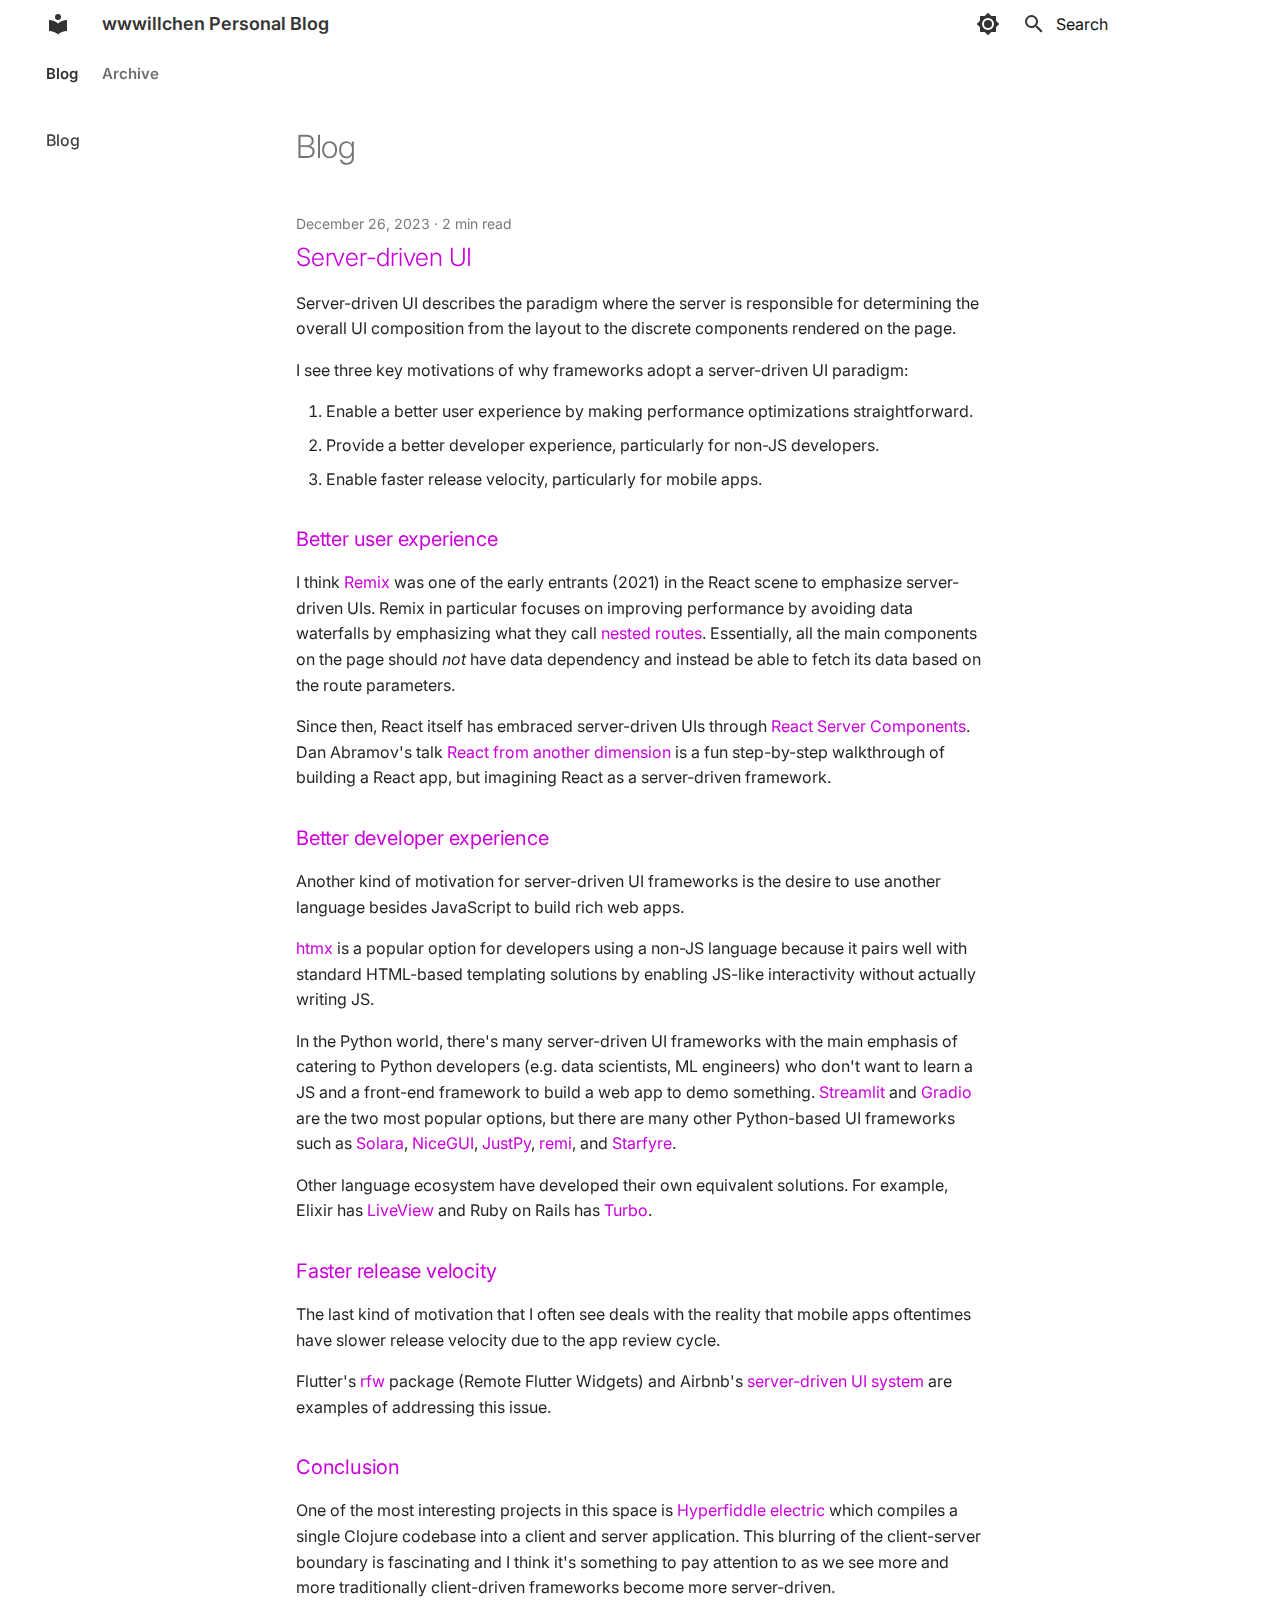
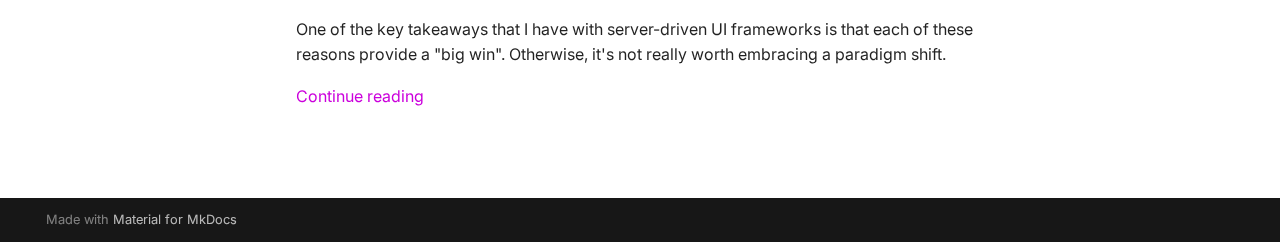
<file: index.html>
<!doctype html>
<html lang="en" class="no-js">
  <head>
    
      <meta charset="utf-8">
      <meta name="viewport" content="width=device-width,initial-scale=1">
      
      
      
      
      
        <link rel="next" href="archive/2023/">
      
      
      <link rel="icon" href="assets/images/favicon.png">
      <meta name="generator" content="mkdocs-1.5.3, mkdocs-material-9.5.3">
    
    
      
        <title>wwwillchen Personal Blog</title>
      
    
    
      <link rel="stylesheet" href="assets/stylesheets/main.50c56a3b.min.css">
      
        
        <link rel="stylesheet" href="assets/stylesheets/palette.06af60db.min.css">
      
      


    
    
      
    
    
      
        
        
        <link rel="preconnect" href="https://fonts.gstatic.com" crossorigin>
        <link rel="stylesheet" href="https://fonts.googleapis.com/css?family=Inter:300,300i,400,400i,700,700i%7CRoboto+Mono:400,400i,700,700i&display=fallback">
        <style>:root{--md-text-font:"Inter";--md-code-font:"Roboto Mono"}</style>
      
    
    
      <link rel="stylesheet" href="stylesheets/extra.css">
    
    <script>__md_scope=new URL(".",location),__md_hash=e=>[...e].reduce((e,_)=>(e<<5)-e+_.charCodeAt(0),0),__md_get=(e,_=localStorage,t=__md_scope)=>JSON.parse(_.getItem(t.pathname+"."+e)),__md_set=(e,_,t=localStorage,a=__md_scope)=>{try{t.setItem(a.pathname+"."+e,JSON.stringify(_))}catch(e){}}</script>
    
      

    
    
    
  </head>
  
  
    
    
      
    
    
    
    
    <body dir="ltr" data-md-color-scheme="mesop-light" data-md-color-primary="indigo" data-md-color-accent="indigo">
  
    
    <input class="md-toggle" data-md-toggle="drawer" type="checkbox" id="__drawer" autocomplete="off">
    <input class="md-toggle" data-md-toggle="search" type="checkbox" id="__search" autocomplete="off">
    <label class="md-overlay" for="__drawer"></label>
    <div data-md-component="skip">
      
        
        <a href="#blog" class="md-skip">
          Skip to content
        </a>
      
    </div>
    <div data-md-component="announce">
      
    </div>
    
    
      

  

<header class="md-header md-header--shadow md-header--lifted" data-md-component="header">
  <nav class="md-header__inner md-grid" aria-label="Header">
    <a href="." title="wwwillchen Personal Blog" class="md-header__button md-logo" aria-label="wwwillchen Personal Blog" data-md-component="logo">
      
  
  <svg xmlns="http://www.w3.org/2000/svg" viewBox="0 0 24 24"><path d="M12 8a3 3 0 0 0 3-3 3 3 0 0 0-3-3 3 3 0 0 0-3 3 3 3 0 0 0 3 3m0 3.54C9.64 9.35 6.5 8 3 8v11c3.5 0 6.64 1.35 9 3.54 2.36-2.19 5.5-3.54 9-3.54V8c-3.5 0-6.64 1.35-9 3.54Z"/></svg>

    </a>
    <label class="md-header__button md-icon" for="__drawer">
      
      <svg xmlns="http://www.w3.org/2000/svg" viewBox="0 0 24 24"><path d="M3 6h18v2H3V6m0 5h18v2H3v-2m0 5h18v2H3v-2Z"/></svg>
    </label>
    <div class="md-header__title" data-md-component="header-title">
      <div class="md-header__ellipsis">
        <div class="md-header__topic">
          <span class="md-ellipsis">
            wwwillchen Personal Blog
          </span>
        </div>
        <div class="md-header__topic" data-md-component="header-topic">
          <span class="md-ellipsis">
            
              Blog
            
          </span>
        </div>
      </div>
    </div>
    
      
        <form class="md-header__option" data-md-component="palette">
  
    
    
    
    <input class="md-option" data-md-color-media="(prefers-color-scheme: light)" data-md-color-scheme="mesop-light" data-md-color-primary="indigo" data-md-color-accent="indigo"  aria-label="Switch to light mode"  type="radio" name="__palette" id="__palette_0">
    
      <label class="md-header__button md-icon" title="Switch to light mode" for="__palette_1" hidden>
        <svg xmlns="http://www.w3.org/2000/svg" viewBox="0 0 24 24"><path d="M12 8a4 4 0 0 0-4 4 4 4 0 0 0 4 4 4 4 0 0 0 4-4 4 4 0 0 0-4-4m0 10a6 6 0 0 1-6-6 6 6 0 0 1 6-6 6 6 0 0 1 6 6 6 6 0 0 1-6 6m8-9.31V4h-4.69L12 .69 8.69 4H4v4.69L.69 12 4 15.31V20h4.69L12 23.31 15.31 20H20v-4.69L23.31 12 20 8.69Z"/></svg>
      </label>
    
  
    
    
    
    <input class="md-option" data-md-color-media="(prefers-color-scheme: dark)" data-md-color-scheme="mesop-dark" data-md-color-primary="indigo" data-md-color-accent="indigo"  aria-label="Switch to system preference"  type="radio" name="__palette" id="__palette_1">
    
      <label class="md-header__button md-icon" title="Switch to system preference" for="__palette_0" hidden>
        <svg xmlns="http://www.w3.org/2000/svg" viewBox="0 0 24 24"><path d="M12 18c-.89 0-1.74-.2-2.5-.55C11.56 16.5 13 14.42 13 12c0-2.42-1.44-4.5-3.5-5.45C10.26 6.2 11.11 6 12 6a6 6 0 0 1 6 6 6 6 0 0 1-6 6m8-9.31V4h-4.69L12 .69 8.69 4H4v4.69L.69 12 4 15.31V20h4.69L12 23.31 15.31 20H20v-4.69L23.31 12 20 8.69Z"/></svg>
      </label>
    
  
</form>
      
    
    
      <script>var media,input,key,value,palette=__md_get("__palette");if(palette&&palette.color){"(prefers-color-scheme)"===palette.color.media&&(media=matchMedia("(prefers-color-scheme: light)"),input=document.querySelector(media.matches?"[data-md-color-media='(prefers-color-scheme: light)']":"[data-md-color-media='(prefers-color-scheme: dark)']"),palette.color.media=input.getAttribute("data-md-color-media"),palette.color.scheme=input.getAttribute("data-md-color-scheme"),palette.color.primary=input.getAttribute("data-md-color-primary"),palette.color.accent=input.getAttribute("data-md-color-accent"));for([key,value]of Object.entries(palette.color))document.body.setAttribute("data-md-color-"+key,value)}</script>
    
    
    
      <label class="md-header__button md-icon" for="__search">
        
        <svg xmlns="http://www.w3.org/2000/svg" viewBox="0 0 24 24"><path d="M9.5 3A6.5 6.5 0 0 1 16 9.5c0 1.61-.59 3.09-1.56 4.23l.27.27h.79l5 5-1.5 1.5-5-5v-.79l-.27-.27A6.516 6.516 0 0 1 9.5 16 6.5 6.5 0 0 1 3 9.5 6.5 6.5 0 0 1 9.5 3m0 2C7 5 5 7 5 9.5S7 14 9.5 14 14 12 14 9.5 12 5 9.5 5Z"/></svg>
      </label>
      <div class="md-search" data-md-component="search" role="dialog">
  <label class="md-search__overlay" for="__search"></label>
  <div class="md-search__inner" role="search">
    <form class="md-search__form" name="search">
      <input type="text" class="md-search__input" name="query" aria-label="Search" placeholder="Search" autocapitalize="off" autocorrect="off" autocomplete="off" spellcheck="false" data-md-component="search-query" required>
      <label class="md-search__icon md-icon" for="__search">
        
        <svg xmlns="http://www.w3.org/2000/svg" viewBox="0 0 24 24"><path d="M9.5 3A6.5 6.5 0 0 1 16 9.5c0 1.61-.59 3.09-1.56 4.23l.27.27h.79l5 5-1.5 1.5-5-5v-.79l-.27-.27A6.516 6.516 0 0 1 9.5 16 6.5 6.5 0 0 1 3 9.5 6.5 6.5 0 0 1 9.5 3m0 2C7 5 5 7 5 9.5S7 14 9.5 14 14 12 14 9.5 12 5 9.5 5Z"/></svg>
        
        <svg xmlns="http://www.w3.org/2000/svg" viewBox="0 0 24 24"><path d="M20 11v2H8l5.5 5.5-1.42 1.42L4.16 12l7.92-7.92L13.5 5.5 8 11h12Z"/></svg>
      </label>
      <nav class="md-search__options" aria-label="Search">
        
        <button type="reset" class="md-search__icon md-icon" title="Clear" aria-label="Clear" tabindex="-1">
          
          <svg xmlns="http://www.w3.org/2000/svg" viewBox="0 0 24 24"><path d="M19 6.41 17.59 5 12 10.59 6.41 5 5 6.41 10.59 12 5 17.59 6.41 19 12 13.41 17.59 19 19 17.59 13.41 12 19 6.41Z"/></svg>
        </button>
      </nav>
      
    </form>
    <div class="md-search__output">
      <div class="md-search__scrollwrap" data-md-scrollfix>
        <div class="md-search-result" data-md-component="search-result">
          <div class="md-search-result__meta">
            Initializing search
          </div>
          <ol class="md-search-result__list" role="presentation"></ol>
        </div>
      </div>
    </div>
  </div>
</div>
    
    
  </nav>
  
    
      
<nav class="md-tabs" aria-label="Tabs" data-md-component="tabs">
  <div class="md-grid">
    <ul class="md-tabs__list">
      
        
  
  
    
  
  
    <li class="md-tabs__item md-tabs__item--active">
      <a href="." class="md-tabs__link">
        
  
    
  
  Blog

      </a>
    </li>
  

      
        
  
  
  
    
    
      <li class="md-tabs__item">
        <a href="archive/2023/" class="md-tabs__link">
          
  
  Archive

        </a>
      </li>
    
  

      
    </ul>
  </div>
</nav>
    
  
</header>
    
    <div class="md-container" data-md-component="container">
      
      
        
      
      <main class="md-main" data-md-component="main">
        <div class="md-main__inner md-grid">
          
            
              
              <div class="md-sidebar md-sidebar--primary" data-md-component="sidebar" data-md-type="navigation" >
                <div class="md-sidebar__scrollwrap">
                  <div class="md-sidebar__inner">
                    


  


<nav class="md-nav md-nav--primary md-nav--lifted" aria-label="Navigation" data-md-level="0">
  <label class="md-nav__title" for="__drawer">
    <a href="." title="wwwillchen Personal Blog" class="md-nav__button md-logo" aria-label="wwwillchen Personal Blog" data-md-component="logo">
      
  
  <svg xmlns="http://www.w3.org/2000/svg" viewBox="0 0 24 24"><path d="M12 8a3 3 0 0 0 3-3 3 3 0 0 0-3-3 3 3 0 0 0-3 3 3 3 0 0 0 3 3m0 3.54C9.64 9.35 6.5 8 3 8v11c3.5 0 6.64 1.35 9 3.54 2.36-2.19 5.5-3.54 9-3.54V8c-3.5 0-6.64 1.35-9 3.54Z"/></svg>

    </a>
    wwwillchen Personal Blog
  </label>
  
  <ul class="md-nav__list" data-md-scrollfix>
    
      
      
  
  
    
  
  
    
      
    
  
  
    <li class="md-nav__item md-nav__item--active">
      
      <input class="md-nav__toggle md-toggle" type="checkbox" id="__toc">
      
      
        
      
      
      <a href="." class="md-nav__link md-nav__link--active">
        
  
  <span class="md-ellipsis">
    Blog
  </span>
  

      </a>
      
    </li>
  

    
      
      
  
  
  
  
    
    
    
    
    
      
      
    
    <li class="md-nav__item md-nav__item--section md-nav__item--nested">
      
        
        
        
          
        
        <input class="md-nav__toggle md-toggle md-toggle--indeterminate" type="checkbox" id="__nav_2" >
        
          
          <label class="md-nav__link" for="__nav_2" id="__nav_2_label" tabindex="">
            
  
  <span class="md-ellipsis">
    Archive
  </span>
  

            <span class="md-nav__icon md-icon"></span>
          </label>
        
        <nav class="md-nav" data-md-level="1" aria-labelledby="__nav_2_label" aria-expanded="false">
          <label class="md-nav__title" for="__nav_2">
            <span class="md-nav__icon md-icon"></span>
            Archive
          </label>
          <ul class="md-nav__list" data-md-scrollfix>
            
              
                
  
  
  
    
  
  
    <li class="md-nav__item">
      <a href="archive/2023/" class="md-nav__link">
        
  
  <span class="md-ellipsis">
    2023
  </span>
  

      </a>
    </li>
  

              
            
          </ul>
        </nav>
      
    </li>
  

    
  </ul>
</nav>
                  </div>
                </div>
              </div>
            
            
              
              <div class="md-sidebar md-sidebar--secondary" data-md-component="sidebar" data-md-type="toc" >
                <div class="md-sidebar__scrollwrap">
                  <div class="md-sidebar__inner">
                    

<nav class="md-nav md-nav--secondary" aria-label="Table of contents">
  
  
  
    
  
  
</nav>
                  </div>
                </div>
              </div>
            
          
          
  <div class="md-content" data-md-component="content">
    <div class="md-content__inner">
      <header class="md-typeset">
        <h1 id="blog">Blog</h1>
      </header>
      
        <article class="md-post md-post--excerpt">
  <header class="md-post__header">
    
    <div class="md-post__meta md-meta">
      <ul class="md-meta__list">
        <li class="md-meta__item">
          <time datetime="2023-12-26 00:00:00">December 26, 2023</time></li>
        
        
          
          <li class="md-meta__item">
            
              2 min read
            
          </li>
        
      </ul>
      
    </div>
  </header>
  <div class="md-post__content md-typeset">
    <h2 id="server-driven-ui"><a class="toclink" href="2023/12/26/server-driven-ui/">Server-driven UI</a></h2>
<p>Server-driven UI describes the paradigm where the server is responsible for determining the overall UI composition from the layout to the discrete components rendered on the page.</p>
<p>I see three key motivations of why frameworks adopt a server-driven UI paradigm:</p>
<ol>
<li>Enable a better user experience by making performance optimizations straightforward.</li>
<li>Provide a better developer experience, particularly for non-JS developers.</li>
<li>Enable faster release velocity, particularly for mobile apps.</li>
</ol>
<h3 id="better-user-experience"><a class="toclink" href="2023/12/26/server-driven-ui/#better-user-experience">Better user experience</a></h3>
<p>I think <a href="http://remix.run/">Remix</a> was one of the early entrants (2021) in the React scene to emphasize server-driven UIs. Remix in particular focuses on improving performance by avoiding data waterfalls by emphasizing what they call <a href="https://remix.run/docs/en/main/discussion/routes">nested routes</a>. Essentially, all the main components on the page should <em>not</em> have data dependency and instead be able to fetch its data based on the route parameters.</p>
<p>Since then, React itself has embraced server-driven UIs through <a href="https://react.dev/blog/2023/03/22/react-labs-what-we-have-been-working-on-march-2023#react-server-components">React Server Components</a>. Dan Abramov's talk <a href="https://youtu.be/zMf_xeGPn6s?si=OBGe6XrTW_v-DC1Y">React from another dimension</a> is a fun step-by-step walkthrough of building a React app, but imagining React as a server-driven framework.</p>
<h3 id="better-developer-experience"><a class="toclink" href="2023/12/26/server-driven-ui/#better-developer-experience">Better developer experience</a></h3>
<p>Another kind of motivation for server-driven UI frameworks is the desire to use another language besides JavaScript to build rich web apps.</p>
<p><a href="https://htmx.org/">htmx</a> is a popular option for developers using a non-JS language because it pairs well with standard HTML-based templating solutions by enabling JS-like interactivity without actually writing JS.</p>
<p>In the Python world, there's many server-driven UI frameworks with the main emphasis of catering to Python developers (e.g. data scientists, ML engineers) who don't want to learn a JS and a front-end framework to build a web app to demo something. <a href="https://streamlit.io/">Streamlit</a> and <a href="https://www.gradio.app/">Gradio</a> are the two most popular options, but there are many other Python-based UI frameworks such as <a href="https://solara.dev/">Solara</a>, <a href="https://nicegui.io/">NiceGUI</a>, <a href="https://justpy.io/">JustPy</a>, <a href="https://github.com/rawpython/remi">remi</a>, and <a href="https://sanskar.wtf/posts/hello-starfyre">Starfyre</a>.</p>
<p>Other language ecosystem have developed their own equivalent solutions. For example, Elixir has <a href="https://youtu.be/FADQAnq0RpA?si=zCECWqZhfk3LXM1V">LiveView</a> and Ruby on Rails has <a href="https://turbo.hotwired.dev/">Turbo</a>.</p>
<h3 id="faster-release-velocity"><a class="toclink" href="2023/12/26/server-driven-ui/#faster-release-velocity">Faster release velocity</a></h3>
<p>The last kind of motivation that I often see deals with the reality that mobile apps oftentimes have slower release velocity due to the app review cycle.</p>
<p>Flutter's <a href="https://pub.dev/packages/rfw">rfw</a> package (Remote Flutter Widgets) and Airbnb's <a href="https://youtu.be/Ir8lq4rSyyc?si=tcQMo-iDb0DpIJPp">server-driven UI system</a> are examples of addressing this issue.</p>
<h3 id="conclusion"><a class="toclink" href="2023/12/26/server-driven-ui/#conclusion">Conclusion</a></h3>
<p>One of the most interesting projects in this space is <a href="https://github.com/hyperfiddle/electric">Hyperfiddle electric</a> which compiles a single Clojure codebase into a client and server application. This blurring of the client-server boundary is fascinating and I think it's something to pay attention to as we see more and more traditionally client-driven frameworks become more server-driven.</p>
<p>One of the key takeaways that I have with server-driven UI frameworks is that each of these reasons provide a "big win". Otherwise, it's not really worth embracing a paradigm shift.</p>
    <nav class="md-post__action">
      <a href="2023/12/26/server-driven-ui/">
        Continue reading
      </a>
    </nav>
  </div>
</article>
      
      
        
          



<nav class="md-pagination">
  
</nav>
        
      
    </div>
  </div>

          
<script>var target=document.getElementById(location.hash.slice(1));target&&target.name&&(target.checked=target.name.startsWith("__tabbed_"))</script>
        </div>
        
      </main>
      
        <footer class="md-footer">
  
  <div class="md-footer-meta md-typeset">
    <div class="md-footer-meta__inner md-grid">
      <div class="md-copyright">
  
  
    Made with
    <a href="https://squidfunk.github.io/mkdocs-material/" target="_blank" rel="noopener">
      Material for MkDocs
    </a>
  
</div>
      
    </div>
  </div>
</footer>
      
    </div>
    <div class="md-dialog" data-md-component="dialog">
      <div class="md-dialog__inner md-typeset"></div>
    </div>
    
    
    <script id="__config" type="application/json">{"base": ".", "features": ["content.code.copy", "navigation.path", "navigation.instant", "navigation.tracking", "navigation.expand", "navigation.tabs", "navigation.tabs.sticky", "navigation.sections", "search.highlight"], "search": "assets/javascripts/workers/search.f886a092.min.js", "translations": {"clipboard.copied": "Copied to clipboard", "clipboard.copy": "Copy to clipboard", "search.result.more.one": "1 more on this page", "search.result.more.other": "# more on this page", "search.result.none": "No matching documents", "search.result.one": "1 matching document", "search.result.other": "# matching documents", "search.result.placeholder": "Type to start searching", "search.result.term.missing": "Missing", "select.version": "Select version"}}</script>
    
    
      <script src="assets/javascripts/bundle.d7c377c4.min.js"></script>
      
    
  </body>
</html>
</file>
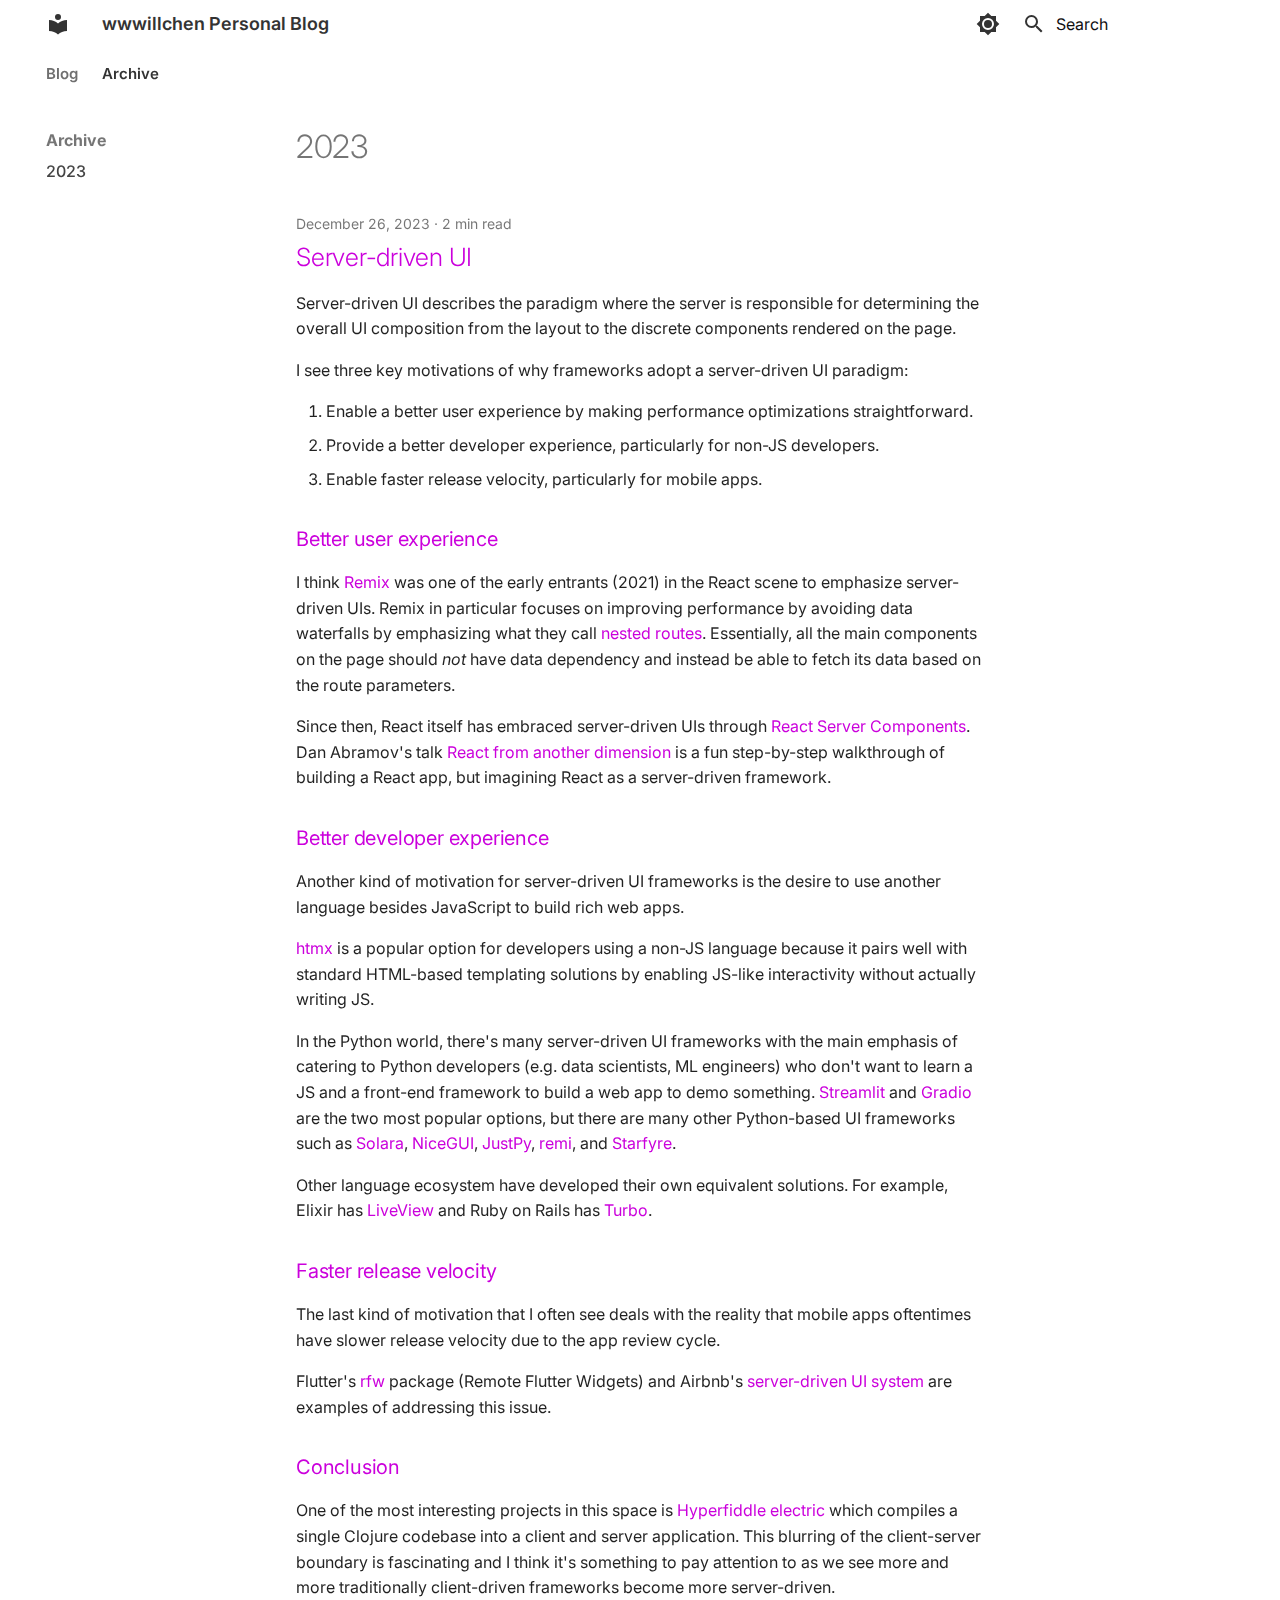
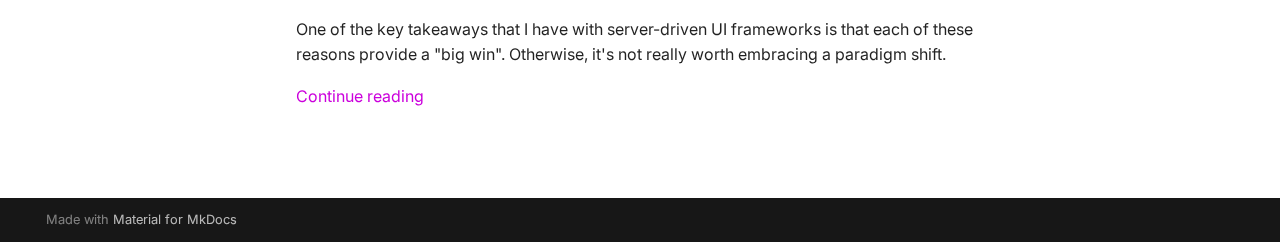
<file: archive/2023/index.html>
<!doctype html>
<html lang="en" class="no-js">
  <head>
    
      <meta charset="utf-8">
      <meta name="viewport" content="width=device-width,initial-scale=1">
      
      
      
      
        <link rel="prev" href="../..">
      
      
      
      <link rel="icon" href="../../assets/images/favicon.png">
      <meta name="generator" content="mkdocs-1.5.3, mkdocs-material-9.5.3">
    
    
      
        <title>2023 - wwwillchen Personal Blog</title>
      
    
    
      <link rel="stylesheet" href="../../assets/stylesheets/main.50c56a3b.min.css">
      
        
        <link rel="stylesheet" href="../../assets/stylesheets/palette.06af60db.min.css">
      
      


    
    
      
    
    
      
        
        
        <link rel="preconnect" href="https://fonts.gstatic.com" crossorigin>
        <link rel="stylesheet" href="https://fonts.googleapis.com/css?family=Inter:300,300i,400,400i,700,700i%7CRoboto+Mono:400,400i,700,700i&display=fallback">
        <style>:root{--md-text-font:"Inter";--md-code-font:"Roboto Mono"}</style>
      
    
    
      <link rel="stylesheet" href="../../stylesheets/extra.css">
    
    <script>__md_scope=new URL("../..",location),__md_hash=e=>[...e].reduce((e,_)=>(e<<5)-e+_.charCodeAt(0),0),__md_get=(e,_=localStorage,t=__md_scope)=>JSON.parse(_.getItem(t.pathname+"."+e)),__md_set=(e,_,t=localStorage,a=__md_scope)=>{try{t.setItem(a.pathname+"."+e,JSON.stringify(_))}catch(e){}}</script>
    
      

    
    
    
  </head>
  
  
    
    
      
    
    
    
    
    <body dir="ltr" data-md-color-scheme="mesop-light" data-md-color-primary="indigo" data-md-color-accent="indigo">
  
    
    <input class="md-toggle" data-md-toggle="drawer" type="checkbox" id="__drawer" autocomplete="off">
    <input class="md-toggle" data-md-toggle="search" type="checkbox" id="__search" autocomplete="off">
    <label class="md-overlay" for="__drawer"></label>
    <div data-md-component="skip">
      
        
        <a href="#2023" class="md-skip">
          Skip to content
        </a>
      
    </div>
    <div data-md-component="announce">
      
    </div>
    
    
      

  

<header class="md-header md-header--shadow md-header--lifted" data-md-component="header">
  <nav class="md-header__inner md-grid" aria-label="Header">
    <a href="../.." title="wwwillchen Personal Blog" class="md-header__button md-logo" aria-label="wwwillchen Personal Blog" data-md-component="logo">
      
  
  <svg xmlns="http://www.w3.org/2000/svg" viewBox="0 0 24 24"><path d="M12 8a3 3 0 0 0 3-3 3 3 0 0 0-3-3 3 3 0 0 0-3 3 3 3 0 0 0 3 3m0 3.54C9.64 9.35 6.5 8 3 8v11c3.5 0 6.64 1.35 9 3.54 2.36-2.19 5.5-3.54 9-3.54V8c-3.5 0-6.64 1.35-9 3.54Z"/></svg>

    </a>
    <label class="md-header__button md-icon" for="__drawer">
      
      <svg xmlns="http://www.w3.org/2000/svg" viewBox="0 0 24 24"><path d="M3 6h18v2H3V6m0 5h18v2H3v-2m0 5h18v2H3v-2Z"/></svg>
    </label>
    <div class="md-header__title" data-md-component="header-title">
      <div class="md-header__ellipsis">
        <div class="md-header__topic">
          <span class="md-ellipsis">
            wwwillchen Personal Blog
          </span>
        </div>
        <div class="md-header__topic" data-md-component="header-topic">
          <span class="md-ellipsis">
            
              2023
            
          </span>
        </div>
      </div>
    </div>
    
      
        <form class="md-header__option" data-md-component="palette">
  
    
    
    
    <input class="md-option" data-md-color-media="(prefers-color-scheme: light)" data-md-color-scheme="mesop-light" data-md-color-primary="indigo" data-md-color-accent="indigo"  aria-label="Switch to light mode"  type="radio" name="__palette" id="__palette_0">
    
      <label class="md-header__button md-icon" title="Switch to light mode" for="__palette_1" hidden>
        <svg xmlns="http://www.w3.org/2000/svg" viewBox="0 0 24 24"><path d="M12 8a4 4 0 0 0-4 4 4 4 0 0 0 4 4 4 4 0 0 0 4-4 4 4 0 0 0-4-4m0 10a6 6 0 0 1-6-6 6 6 0 0 1 6-6 6 6 0 0 1 6 6 6 6 0 0 1-6 6m8-9.31V4h-4.69L12 .69 8.69 4H4v4.69L.69 12 4 15.31V20h4.69L12 23.31 15.31 20H20v-4.69L23.31 12 20 8.69Z"/></svg>
      </label>
    
  
    
    
    
    <input class="md-option" data-md-color-media="(prefers-color-scheme: dark)" data-md-color-scheme="mesop-dark" data-md-color-primary="indigo" data-md-color-accent="indigo"  aria-label="Switch to system preference"  type="radio" name="__palette" id="__palette_1">
    
      <label class="md-header__button md-icon" title="Switch to system preference" for="__palette_0" hidden>
        <svg xmlns="http://www.w3.org/2000/svg" viewBox="0 0 24 24"><path d="M12 18c-.89 0-1.74-.2-2.5-.55C11.56 16.5 13 14.42 13 12c0-2.42-1.44-4.5-3.5-5.45C10.26 6.2 11.11 6 12 6a6 6 0 0 1 6 6 6 6 0 0 1-6 6m8-9.31V4h-4.69L12 .69 8.69 4H4v4.69L.69 12 4 15.31V20h4.69L12 23.31 15.31 20H20v-4.69L23.31 12 20 8.69Z"/></svg>
      </label>
    
  
</form>
      
    
    
      <script>var media,input,key,value,palette=__md_get("__palette");if(palette&&palette.color){"(prefers-color-scheme)"===palette.color.media&&(media=matchMedia("(prefers-color-scheme: light)"),input=document.querySelector(media.matches?"[data-md-color-media='(prefers-color-scheme: light)']":"[data-md-color-media='(prefers-color-scheme: dark)']"),palette.color.media=input.getAttribute("data-md-color-media"),palette.color.scheme=input.getAttribute("data-md-color-scheme"),palette.color.primary=input.getAttribute("data-md-color-primary"),palette.color.accent=input.getAttribute("data-md-color-accent"));for([key,value]of Object.entries(palette.color))document.body.setAttribute("data-md-color-"+key,value)}</script>
    
    
    
      <label class="md-header__button md-icon" for="__search">
        
        <svg xmlns="http://www.w3.org/2000/svg" viewBox="0 0 24 24"><path d="M9.5 3A6.5 6.5 0 0 1 16 9.5c0 1.61-.59 3.09-1.56 4.23l.27.27h.79l5 5-1.5 1.5-5-5v-.79l-.27-.27A6.516 6.516 0 0 1 9.5 16 6.5 6.5 0 0 1 3 9.5 6.5 6.5 0 0 1 9.5 3m0 2C7 5 5 7 5 9.5S7 14 9.5 14 14 12 14 9.5 12 5 9.5 5Z"/></svg>
      </label>
      <div class="md-search" data-md-component="search" role="dialog">
  <label class="md-search__overlay" for="__search"></label>
  <div class="md-search__inner" role="search">
    <form class="md-search__form" name="search">
      <input type="text" class="md-search__input" name="query" aria-label="Search" placeholder="Search" autocapitalize="off" autocorrect="off" autocomplete="off" spellcheck="false" data-md-component="search-query" required>
      <label class="md-search__icon md-icon" for="__search">
        
        <svg xmlns="http://www.w3.org/2000/svg" viewBox="0 0 24 24"><path d="M9.5 3A6.5 6.5 0 0 1 16 9.5c0 1.61-.59 3.09-1.56 4.23l.27.27h.79l5 5-1.5 1.5-5-5v-.79l-.27-.27A6.516 6.516 0 0 1 9.5 16 6.5 6.5 0 0 1 3 9.5 6.5 6.5 0 0 1 9.5 3m0 2C7 5 5 7 5 9.5S7 14 9.5 14 14 12 14 9.5 12 5 9.5 5Z"/></svg>
        
        <svg xmlns="http://www.w3.org/2000/svg" viewBox="0 0 24 24"><path d="M20 11v2H8l5.5 5.5-1.42 1.42L4.16 12l7.92-7.92L13.5 5.5 8 11h12Z"/></svg>
      </label>
      <nav class="md-search__options" aria-label="Search">
        
        <button type="reset" class="md-search__icon md-icon" title="Clear" aria-label="Clear" tabindex="-1">
          
          <svg xmlns="http://www.w3.org/2000/svg" viewBox="0 0 24 24"><path d="M19 6.41 17.59 5 12 10.59 6.41 5 5 6.41 10.59 12 5 17.59 6.41 19 12 13.41 17.59 19 19 17.59 13.41 12 19 6.41Z"/></svg>
        </button>
      </nav>
      
    </form>
    <div class="md-search__output">
      <div class="md-search__scrollwrap" data-md-scrollfix>
        <div class="md-search-result" data-md-component="search-result">
          <div class="md-search-result__meta">
            Initializing search
          </div>
          <ol class="md-search-result__list" role="presentation"></ol>
        </div>
      </div>
    </div>
  </div>
</div>
    
    
  </nav>
  
    
      
<nav class="md-tabs" aria-label="Tabs" data-md-component="tabs">
  <div class="md-grid">
    <ul class="md-tabs__list">
      
        
  
  
  
    <li class="md-tabs__item">
      <a href="../.." class="md-tabs__link">
        
  
    
  
  Blog

      </a>
    </li>
  

      
        
  
  
    
  
  
    
    
      <li class="md-tabs__item md-tabs__item--active">
        <a href="./" class="md-tabs__link">
          
  
  Archive

        </a>
      </li>
    
  

      
    </ul>
  </div>
</nav>
    
  
</header>
    
    <div class="md-container" data-md-component="container">
      
      
        
      
      <main class="md-main" data-md-component="main">
        <div class="md-main__inner md-grid">
          
            
              
              <div class="md-sidebar md-sidebar--primary" data-md-component="sidebar" data-md-type="navigation" >
                <div class="md-sidebar__scrollwrap">
                  <div class="md-sidebar__inner">
                    


  


<nav class="md-nav md-nav--primary md-nav--lifted" aria-label="Navigation" data-md-level="0">
  <label class="md-nav__title" for="__drawer">
    <a href="../.." title="wwwillchen Personal Blog" class="md-nav__button md-logo" aria-label="wwwillchen Personal Blog" data-md-component="logo">
      
  
  <svg xmlns="http://www.w3.org/2000/svg" viewBox="0 0 24 24"><path d="M12 8a3 3 0 0 0 3-3 3 3 0 0 0-3-3 3 3 0 0 0-3 3 3 3 0 0 0 3 3m0 3.54C9.64 9.35 6.5 8 3 8v11c3.5 0 6.64 1.35 9 3.54 2.36-2.19 5.5-3.54 9-3.54V8c-3.5 0-6.64 1.35-9 3.54Z"/></svg>

    </a>
    wwwillchen Personal Blog
  </label>
  
  <ul class="md-nav__list" data-md-scrollfix>
    
      
      
  
  
  
    
  
  
    <li class="md-nav__item">
      <a href="../.." class="md-nav__link">
        
  
  <span class="md-ellipsis">
    Blog
  </span>
  

      </a>
    </li>
  

    
      
      
  
  
    
  
  
  
    
    
    
    
    
      
      
    
    <li class="md-nav__item md-nav__item--active md-nav__item--section md-nav__item--nested">
      
        
        
        
        <input class="md-nav__toggle md-toggle " type="checkbox" id="__nav_2" checked>
        
          
          <label class="md-nav__link" for="__nav_2" id="__nav_2_label" tabindex="">
            
  
  <span class="md-ellipsis">
    Archive
  </span>
  

            <span class="md-nav__icon md-icon"></span>
          </label>
        
        <nav class="md-nav" data-md-level="1" aria-labelledby="__nav_2_label" aria-expanded="true">
          <label class="md-nav__title" for="__nav_2">
            <span class="md-nav__icon md-icon"></span>
            Archive
          </label>
          <ul class="md-nav__list" data-md-scrollfix>
            
              
                
  
  
    
  
  
    
      
    
  
  
    <li class="md-nav__item md-nav__item--active">
      
      <input class="md-nav__toggle md-toggle" type="checkbox" id="__toc">
      
      
        
      
      
      <a href="./" class="md-nav__link md-nav__link--active">
        
  
  <span class="md-ellipsis">
    2023
  </span>
  

      </a>
      
    </li>
  

              
            
          </ul>
        </nav>
      
    </li>
  

    
  </ul>
</nav>
                  </div>
                </div>
              </div>
            
            
              
              <div class="md-sidebar md-sidebar--secondary" data-md-component="sidebar" data-md-type="toc" >
                <div class="md-sidebar__scrollwrap">
                  <div class="md-sidebar__inner">
                    

<nav class="md-nav md-nav--secondary" aria-label="Table of contents">
  
  
  
    
  
  
</nav>
                  </div>
                </div>
              </div>
            
          
          
  <div class="md-content" data-md-component="content">
    <div class="md-content__inner">
      <header class="md-typeset">
        <h1 id="2023">2023</h1>
      </header>
      
        <article class="md-post md-post--excerpt">
  <header class="md-post__header">
    
    <div class="md-post__meta md-meta">
      <ul class="md-meta__list">
        <li class="md-meta__item">
          <time datetime="2023-12-26 00:00:00">December 26, 2023</time></li>
        
        
          
          <li class="md-meta__item">
            
              2 min read
            
          </li>
        
      </ul>
      
    </div>
  </header>
  <div class="md-post__content md-typeset">
    <h2 id="server-driven-ui"><a class="toclink" href="../../2023/12/26/server-driven-ui/">Server-driven UI</a></h2>
<p>Server-driven UI describes the paradigm where the server is responsible for determining the overall UI composition from the layout to the discrete components rendered on the page.</p>
<p>I see three key motivations of why frameworks adopt a server-driven UI paradigm:</p>
<ol>
<li>Enable a better user experience by making performance optimizations straightforward.</li>
<li>Provide a better developer experience, particularly for non-JS developers.</li>
<li>Enable faster release velocity, particularly for mobile apps.</li>
</ol>
<h3 id="better-user-experience"><a class="toclink" href="../../2023/12/26/server-driven-ui/#better-user-experience">Better user experience</a></h3>
<p>I think <a href="http://remix.run/">Remix</a> was one of the early entrants (2021) in the React scene to emphasize server-driven UIs. Remix in particular focuses on improving performance by avoiding data waterfalls by emphasizing what they call <a href="https://remix.run/docs/en/main/discussion/routes">nested routes</a>. Essentially, all the main components on the page should <em>not</em> have data dependency and instead be able to fetch its data based on the route parameters.</p>
<p>Since then, React itself has embraced server-driven UIs through <a href="https://react.dev/blog/2023/03/22/react-labs-what-we-have-been-working-on-march-2023#react-server-components">React Server Components</a>. Dan Abramov's talk <a href="https://youtu.be/zMf_xeGPn6s?si=OBGe6XrTW_v-DC1Y">React from another dimension</a> is a fun step-by-step walkthrough of building a React app, but imagining React as a server-driven framework.</p>
<h3 id="better-developer-experience"><a class="toclink" href="../../2023/12/26/server-driven-ui/#better-developer-experience">Better developer experience</a></h3>
<p>Another kind of motivation for server-driven UI frameworks is the desire to use another language besides JavaScript to build rich web apps.</p>
<p><a href="https://htmx.org/">htmx</a> is a popular option for developers using a non-JS language because it pairs well with standard HTML-based templating solutions by enabling JS-like interactivity without actually writing JS.</p>
<p>In the Python world, there's many server-driven UI frameworks with the main emphasis of catering to Python developers (e.g. data scientists, ML engineers) who don't want to learn a JS and a front-end framework to build a web app to demo something. <a href="https://streamlit.io/">Streamlit</a> and <a href="https://www.gradio.app/">Gradio</a> are the two most popular options, but there are many other Python-based UI frameworks such as <a href="https://solara.dev/">Solara</a>, <a href="https://nicegui.io/">NiceGUI</a>, <a href="https://justpy.io/">JustPy</a>, <a href="https://github.com/rawpython/remi">remi</a>, and <a href="https://sanskar.wtf/posts/hello-starfyre">Starfyre</a>.</p>
<p>Other language ecosystem have developed their own equivalent solutions. For example, Elixir has <a href="https://youtu.be/FADQAnq0RpA?si=zCECWqZhfk3LXM1V">LiveView</a> and Ruby on Rails has <a href="https://turbo.hotwired.dev/">Turbo</a>.</p>
<h3 id="faster-release-velocity"><a class="toclink" href="../../2023/12/26/server-driven-ui/#faster-release-velocity">Faster release velocity</a></h3>
<p>The last kind of motivation that I often see deals with the reality that mobile apps oftentimes have slower release velocity due to the app review cycle.</p>
<p>Flutter's <a href="https://pub.dev/packages/rfw">rfw</a> package (Remote Flutter Widgets) and Airbnb's <a href="https://youtu.be/Ir8lq4rSyyc?si=tcQMo-iDb0DpIJPp">server-driven UI system</a> are examples of addressing this issue.</p>
<h3 id="conclusion"><a class="toclink" href="../../2023/12/26/server-driven-ui/#conclusion">Conclusion</a></h3>
<p>One of the most interesting projects in this space is <a href="https://github.com/hyperfiddle/electric">Hyperfiddle electric</a> which compiles a single Clojure codebase into a client and server application. This blurring of the client-server boundary is fascinating and I think it's something to pay attention to as we see more and more traditionally client-driven frameworks become more server-driven.</p>
<p>One of the key takeaways that I have with server-driven UI frameworks is that each of these reasons provide a "big win". Otherwise, it's not really worth embracing a paradigm shift.</p>
    <nav class="md-post__action">
      <a href="../../2023/12/26/server-driven-ui/">
        Continue reading
      </a>
    </nav>
  </div>
</article>
      
      
        
          



<nav class="md-pagination">
  
</nav>
        
      
    </div>
  </div>

          
<script>var target=document.getElementById(location.hash.slice(1));target&&target.name&&(target.checked=target.name.startsWith("__tabbed_"))</script>
        </div>
        
      </main>
      
        <footer class="md-footer">
  
  <div class="md-footer-meta md-typeset">
    <div class="md-footer-meta__inner md-grid">
      <div class="md-copyright">
  
  
    Made with
    <a href="https://squidfunk.github.io/mkdocs-material/" target="_blank" rel="noopener">
      Material for MkDocs
    </a>
  
</div>
      
    </div>
  </div>
</footer>
      
    </div>
    <div class="md-dialog" data-md-component="dialog">
      <div class="md-dialog__inner md-typeset"></div>
    </div>
    
    
    <script id="__config" type="application/json">{"base": "../..", "features": ["content.code.copy", "navigation.path", "navigation.instant", "navigation.tracking", "navigation.expand", "navigation.tabs", "navigation.tabs.sticky", "navigation.sections", "search.highlight"], "search": "../../assets/javascripts/workers/search.f886a092.min.js", "translations": {"clipboard.copied": "Copied to clipboard", "clipboard.copy": "Copy to clipboard", "search.result.more.one": "1 more on this page", "search.result.more.other": "# more on this page", "search.result.none": "No matching documents", "search.result.one": "1 matching document", "search.result.other": "# matching documents", "search.result.placeholder": "Type to start searching", "search.result.term.missing": "Missing", "select.version": "Select version"}}</script>
    
    
      <script src="../../assets/javascripts/bundle.d7c377c4.min.js"></script>
      
    
  </body>
</html>
</file>
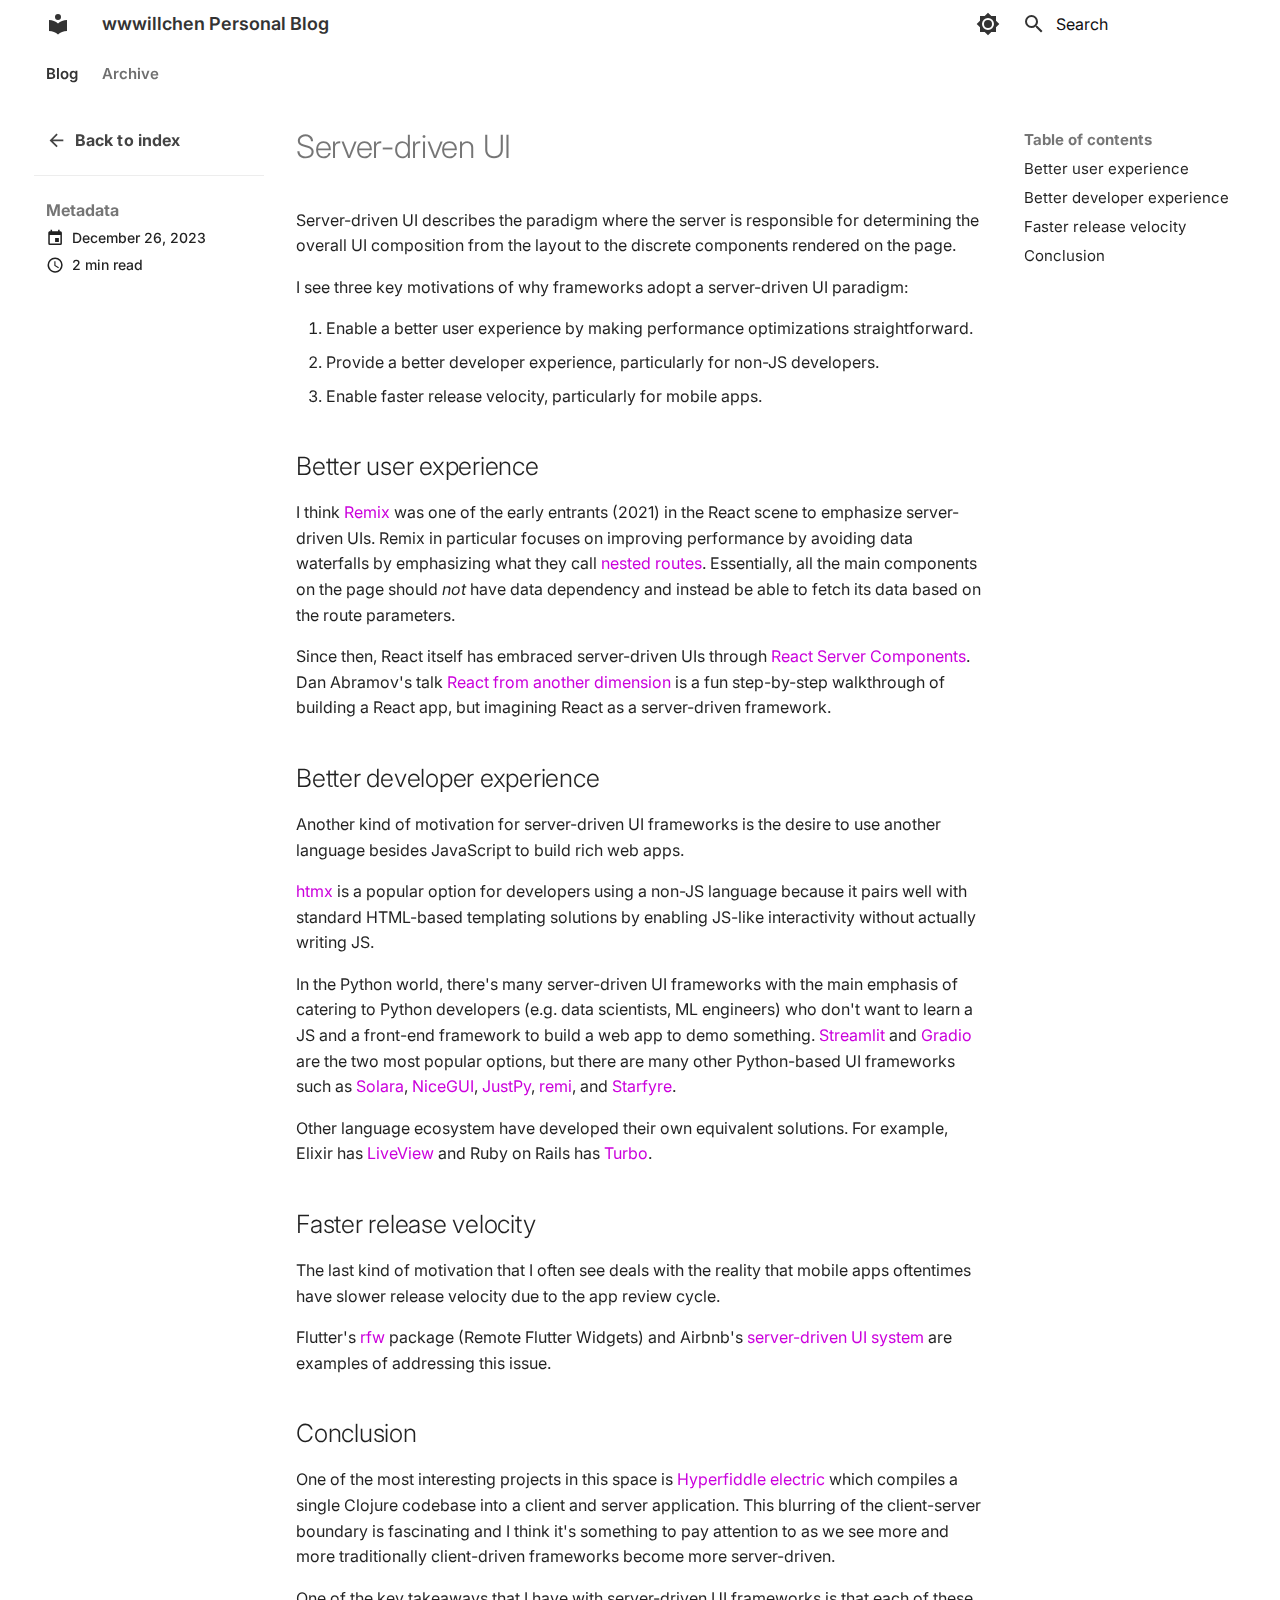
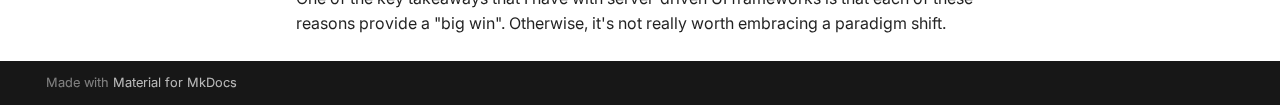
<file: 2023/12/26/server-driven-ui/index.html>
<!doctype html>
<html lang="en" class="no-js">
  <head>
    
      <meta charset="utf-8">
      <meta name="viewport" content="width=device-width,initial-scale=1">
      
      
      
      
      
      
      <link rel="icon" href="../../../../assets/images/favicon.png">
      <meta name="generator" content="mkdocs-1.5.3, mkdocs-material-9.5.3">
    
    
      
        <title>Server-driven UI - wwwillchen Personal Blog</title>
      
    
    
      <link rel="stylesheet" href="../../../../assets/stylesheets/main.50c56a3b.min.css">
      
        
        <link rel="stylesheet" href="../../../../assets/stylesheets/palette.06af60db.min.css">
      
      


    
    
      
    
    
      
        
        
        <link rel="preconnect" href="https://fonts.gstatic.com" crossorigin>
        <link rel="stylesheet" href="https://fonts.googleapis.com/css?family=Inter:300,300i,400,400i,700,700i%7CRoboto+Mono:400,400i,700,700i&display=fallback">
        <style>:root{--md-text-font:"Inter";--md-code-font:"Roboto Mono"}</style>
      
    
    
      <link rel="stylesheet" href="../../../../stylesheets/extra.css">
    
    <script>__md_scope=new URL("../../../..",location),__md_hash=e=>[...e].reduce((e,_)=>(e<<5)-e+_.charCodeAt(0),0),__md_get=(e,_=localStorage,t=__md_scope)=>JSON.parse(_.getItem(t.pathname+"."+e)),__md_set=(e,_,t=localStorage,a=__md_scope)=>{try{t.setItem(a.pathname+"."+e,JSON.stringify(_))}catch(e){}}</script>
    
      

    
    
    
  </head>
  
  
    
    
      
    
    
    
    
    <body dir="ltr" data-md-color-scheme="mesop-light" data-md-color-primary="indigo" data-md-color-accent="indigo">
  
    
    <input class="md-toggle" data-md-toggle="drawer" type="checkbox" id="__drawer" autocomplete="off">
    <input class="md-toggle" data-md-toggle="search" type="checkbox" id="__search" autocomplete="off">
    <label class="md-overlay" for="__drawer"></label>
    <div data-md-component="skip">
      
        
        <a href="#server-driven-ui" class="md-skip">
          Skip to content
        </a>
      
    </div>
    <div data-md-component="announce">
      
    </div>
    
    
      

  

<header class="md-header md-header--shadow md-header--lifted" data-md-component="header">
  <nav class="md-header__inner md-grid" aria-label="Header">
    <a href="../../../.." title="wwwillchen Personal Blog" class="md-header__button md-logo" aria-label="wwwillchen Personal Blog" data-md-component="logo">
      
  
  <svg xmlns="http://www.w3.org/2000/svg" viewBox="0 0 24 24"><path d="M12 8a3 3 0 0 0 3-3 3 3 0 0 0-3-3 3 3 0 0 0-3 3 3 3 0 0 0 3 3m0 3.54C9.64 9.35 6.5 8 3 8v11c3.5 0 6.64 1.35 9 3.54 2.36-2.19 5.5-3.54 9-3.54V8c-3.5 0-6.64 1.35-9 3.54Z"/></svg>

    </a>
    <label class="md-header__button md-icon" for="__drawer">
      
      <svg xmlns="http://www.w3.org/2000/svg" viewBox="0 0 24 24"><path d="M3 6h18v2H3V6m0 5h18v2H3v-2m0 5h18v2H3v-2Z"/></svg>
    </label>
    <div class="md-header__title" data-md-component="header-title">
      <div class="md-header__ellipsis">
        <div class="md-header__topic">
          <span class="md-ellipsis">
            wwwillchen Personal Blog
          </span>
        </div>
        <div class="md-header__topic" data-md-component="header-topic">
          <span class="md-ellipsis">
            
              Server-driven UI
            
          </span>
        </div>
      </div>
    </div>
    
      
        <form class="md-header__option" data-md-component="palette">
  
    
    
    
    <input class="md-option" data-md-color-media="(prefers-color-scheme: light)" data-md-color-scheme="mesop-light" data-md-color-primary="indigo" data-md-color-accent="indigo"  aria-label="Switch to light mode"  type="radio" name="__palette" id="__palette_0">
    
      <label class="md-header__button md-icon" title="Switch to light mode" for="__palette_1" hidden>
        <svg xmlns="http://www.w3.org/2000/svg" viewBox="0 0 24 24"><path d="M12 8a4 4 0 0 0-4 4 4 4 0 0 0 4 4 4 4 0 0 0 4-4 4 4 0 0 0-4-4m0 10a6 6 0 0 1-6-6 6 6 0 0 1 6-6 6 6 0 0 1 6 6 6 6 0 0 1-6 6m8-9.31V4h-4.69L12 .69 8.69 4H4v4.69L.69 12 4 15.31V20h4.69L12 23.31 15.31 20H20v-4.69L23.31 12 20 8.69Z"/></svg>
      </label>
    
  
    
    
    
    <input class="md-option" data-md-color-media="(prefers-color-scheme: dark)" data-md-color-scheme="mesop-dark" data-md-color-primary="indigo" data-md-color-accent="indigo"  aria-label="Switch to system preference"  type="radio" name="__palette" id="__palette_1">
    
      <label class="md-header__button md-icon" title="Switch to system preference" for="__palette_0" hidden>
        <svg xmlns="http://www.w3.org/2000/svg" viewBox="0 0 24 24"><path d="M12 18c-.89 0-1.74-.2-2.5-.55C11.56 16.5 13 14.42 13 12c0-2.42-1.44-4.5-3.5-5.45C10.26 6.2 11.11 6 12 6a6 6 0 0 1 6 6 6 6 0 0 1-6 6m8-9.31V4h-4.69L12 .69 8.69 4H4v4.69L.69 12 4 15.31V20h4.69L12 23.31 15.31 20H20v-4.69L23.31 12 20 8.69Z"/></svg>
      </label>
    
  
</form>
      
    
    
      <script>var media,input,key,value,palette=__md_get("__palette");if(palette&&palette.color){"(prefers-color-scheme)"===palette.color.media&&(media=matchMedia("(prefers-color-scheme: light)"),input=document.querySelector(media.matches?"[data-md-color-media='(prefers-color-scheme: light)']":"[data-md-color-media='(prefers-color-scheme: dark)']"),palette.color.media=input.getAttribute("data-md-color-media"),palette.color.scheme=input.getAttribute("data-md-color-scheme"),palette.color.primary=input.getAttribute("data-md-color-primary"),palette.color.accent=input.getAttribute("data-md-color-accent"));for([key,value]of Object.entries(palette.color))document.body.setAttribute("data-md-color-"+key,value)}</script>
    
    
    
      <label class="md-header__button md-icon" for="__search">
        
        <svg xmlns="http://www.w3.org/2000/svg" viewBox="0 0 24 24"><path d="M9.5 3A6.5 6.5 0 0 1 16 9.5c0 1.61-.59 3.09-1.56 4.23l.27.27h.79l5 5-1.5 1.5-5-5v-.79l-.27-.27A6.516 6.516 0 0 1 9.5 16 6.5 6.5 0 0 1 3 9.5 6.5 6.5 0 0 1 9.5 3m0 2C7 5 5 7 5 9.5S7 14 9.5 14 14 12 14 9.5 12 5 9.5 5Z"/></svg>
      </label>
      <div class="md-search" data-md-component="search" role="dialog">
  <label class="md-search__overlay" for="__search"></label>
  <div class="md-search__inner" role="search">
    <form class="md-search__form" name="search">
      <input type="text" class="md-search__input" name="query" aria-label="Search" placeholder="Search" autocapitalize="off" autocorrect="off" autocomplete="off" spellcheck="false" data-md-component="search-query" required>
      <label class="md-search__icon md-icon" for="__search">
        
        <svg xmlns="http://www.w3.org/2000/svg" viewBox="0 0 24 24"><path d="M9.5 3A6.5 6.5 0 0 1 16 9.5c0 1.61-.59 3.09-1.56 4.23l.27.27h.79l5 5-1.5 1.5-5-5v-.79l-.27-.27A6.516 6.516 0 0 1 9.5 16 6.5 6.5 0 0 1 3 9.5 6.5 6.5 0 0 1 9.5 3m0 2C7 5 5 7 5 9.5S7 14 9.5 14 14 12 14 9.5 12 5 9.5 5Z"/></svg>
        
        <svg xmlns="http://www.w3.org/2000/svg" viewBox="0 0 24 24"><path d="M20 11v2H8l5.5 5.5-1.42 1.42L4.16 12l7.92-7.92L13.5 5.5 8 11h12Z"/></svg>
      </label>
      <nav class="md-search__options" aria-label="Search">
        
        <button type="reset" class="md-search__icon md-icon" title="Clear" aria-label="Clear" tabindex="-1">
          
          <svg xmlns="http://www.w3.org/2000/svg" viewBox="0 0 24 24"><path d="M19 6.41 17.59 5 12 10.59 6.41 5 5 6.41 10.59 12 5 17.59 6.41 19 12 13.41 17.59 19 19 17.59 13.41 12 19 6.41Z"/></svg>
        </button>
      </nav>
      
    </form>
    <div class="md-search__output">
      <div class="md-search__scrollwrap" data-md-scrollfix>
        <div class="md-search-result" data-md-component="search-result">
          <div class="md-search-result__meta">
            Initializing search
          </div>
          <ol class="md-search-result__list" role="presentation"></ol>
        </div>
      </div>
    </div>
  </div>
</div>
    
    
  </nav>
  
    
      
<nav class="md-tabs" aria-label="Tabs" data-md-component="tabs">
  <div class="md-grid">
    <ul class="md-tabs__list">
      
        
  
  
    
  
  
    <li class="md-tabs__item md-tabs__item--active">
      <a href="../../../.." class="md-tabs__link">
        
  
    
  
  Blog

      </a>
    </li>
  

      
        
  
  
  
    
    
      <li class="md-tabs__item">
        <a href="../../../../archive/2023/" class="md-tabs__link">
          
  
  Archive

        </a>
      </li>
    
  

      
    </ul>
  </div>
</nav>
    
  
</header>
    
    <div class="md-container" data-md-component="container">
      
      
        
      
      <main class="md-main" data-md-component="main">
        <div class="md-main__inner md-grid">
          
            
              
                
              
              <div class="md-sidebar md-sidebar--primary" data-md-component="sidebar" data-md-type="navigation" hidden>
                <div class="md-sidebar__scrollwrap">
                  <div class="md-sidebar__inner">
                    


  


<nav class="md-nav md-nav--primary md-nav--lifted" aria-label="Navigation" data-md-level="0">
  <label class="md-nav__title" for="__drawer">
    <a href="../../../.." title="wwwillchen Personal Blog" class="md-nav__button md-logo" aria-label="wwwillchen Personal Blog" data-md-component="logo">
      
  
  <svg xmlns="http://www.w3.org/2000/svg" viewBox="0 0 24 24"><path d="M12 8a3 3 0 0 0 3-3 3 3 0 0 0-3-3 3 3 0 0 0-3 3 3 3 0 0 0 3 3m0 3.54C9.64 9.35 6.5 8 3 8v11c3.5 0 6.64 1.35 9 3.54 2.36-2.19 5.5-3.54 9-3.54V8c-3.5 0-6.64 1.35-9 3.54Z"/></svg>

    </a>
    wwwillchen Personal Blog
  </label>
  
  <ul class="md-nav__list" data-md-scrollfix>
    
      
      
  
  
    
  
  
    
  
  
    <li class="md-nav__item md-nav__item--active">
      <a href="../../../.." class="md-nav__link">
        
  
  <span class="md-ellipsis">
    Blog
  </span>
  

      </a>
    </li>
  

    
      
      
  
  
  
  
    
    
    
    
    
      
      
    
    <li class="md-nav__item md-nav__item--section md-nav__item--nested">
      
        
        
        
          
        
        <input class="md-nav__toggle md-toggle md-toggle--indeterminate" type="checkbox" id="__nav_2" >
        
          
          <label class="md-nav__link" for="__nav_2" id="__nav_2_label" tabindex="">
            
  
  <span class="md-ellipsis">
    Archive
  </span>
  

            <span class="md-nav__icon md-icon"></span>
          </label>
        
        <nav class="md-nav" data-md-level="1" aria-labelledby="__nav_2_label" aria-expanded="false">
          <label class="md-nav__title" for="__nav_2">
            <span class="md-nav__icon md-icon"></span>
            Archive
          </label>
          <ul class="md-nav__list" data-md-scrollfix>
            
              
                
  
  
  
    
  
  
    <li class="md-nav__item">
      <a href="../../../../archive/2023/" class="md-nav__link">
        
  
  <span class="md-ellipsis">
    2023
  </span>
  

      </a>
    </li>
  

              
            
          </ul>
        </nav>
      
    </li>
  

    
  </ul>
</nav>
                  </div>
                </div>
              </div>
            
            
              
                
              
              <div class="md-sidebar md-sidebar--secondary" data-md-component="sidebar" data-md-type="toc" >
                <div class="md-sidebar__scrollwrap">
                  <div class="md-sidebar__inner">
                    

<nav class="md-nav md-nav--secondary" aria-label="Table of contents">
  
  
  
    
  
  
    <label class="md-nav__title" for="__toc">
      <span class="md-nav__icon md-icon"></span>
      Table of contents
    </label>
    <ul class="md-nav__list" data-md-component="toc" data-md-scrollfix>
      
        <li class="md-nav__item">
  <a href="#better-user-experience" class="md-nav__link">
    <span class="md-ellipsis">
      Better user experience
    </span>
  </a>
  
</li>
      
        <li class="md-nav__item">
  <a href="#better-developer-experience" class="md-nav__link">
    <span class="md-ellipsis">
      Better developer experience
    </span>
  </a>
  
</li>
      
        <li class="md-nav__item">
  <a href="#faster-release-velocity" class="md-nav__link">
    <span class="md-ellipsis">
      Faster release velocity
    </span>
  </a>
  
</li>
      
        <li class="md-nav__item">
  <a href="#conclusion" class="md-nav__link">
    <span class="md-ellipsis">
      Conclusion
    </span>
  </a>
  
</li>
      
    </ul>
  
</nav>
                  </div>
                </div>
              </div>
            
          
          
  <div class="md-content md-content--post" data-md-component="content">
    <div class="md-sidebar md-sidebar--post" data-md-component="sidebar" data-md-type="navigation">
      <div class="md-sidebar__scrollwrap">
        <div class="md-sidebar__inner md-post">
          <nav class="md-nav md-nav--primary">
            <div class="md-post__back">
              <div class="md-nav__title md-nav__container">
                <a href="../../../.." class="md-nav__link">
                  <svg xmlns="http://www.w3.org/2000/svg" viewBox="0 0 24 24"><path d="M20 11v2H8l5.5 5.5-1.42 1.42L4.16 12l7.92-7.92L13.5 5.5 8 11h12Z"/></svg>
                  <span class="md-ellipsis">
                    Back to index
                  </span>
                </a>
              </div>
            </div>
            
            <ul class="md-post__meta md-nav__list">
              <li class="md-nav__item md-nav__item--section">
                <div class="md-post__title">
                  <span class="md-ellipsis">
                    Metadata
                  </span>
                </div>
                <nav class="md-nav">
                  <ul class="md-nav__list">
                    <li class="md-nav__item">
                      <div class="md-nav__link">
                        <svg xmlns="http://www.w3.org/2000/svg" viewBox="0 0 24 24"><path d="M19 19H5V8h14m-3-7v2H8V1H6v2H5c-1.11 0-2 .89-2 2v14a2 2 0 0 0 2 2h14a2 2 0 0 0 2-2V5a2 2 0 0 0-2-2h-1V1m-1 11h-5v5h5v-5Z"/></svg>
                        <time datetime="2023-12-26 00:00:00" class="md-ellipsis">December 26, 2023</time>
                      </div>
                    </li>
                    
                    
                    
                      
                      <li class="md-nav__item">
                        <div class="md-nav__link">
                          <svg xmlns="http://www.w3.org/2000/svg" viewBox="0 0 24 24"><path d="M12 20a8 8 0 0 0 8-8 8 8 0 0 0-8-8 8 8 0 0 0-8 8 8 8 0 0 0 8 8m0-18a10 10 0 0 1 10 10 10 10 0 0 1-10 10C6.47 22 2 17.5 2 12A10 10 0 0 1 12 2m.5 5v5.25l4.5 2.67-.75 1.23L11 13V7h1.5Z"/></svg>
                          <span class="md-ellipsis">
                            
                              2 min read
                            
                          </span>
                        </div>
                      </li>
                    
                  </ul>
                </nav>
              </li>
            </ul>
          </nav>
          
        </div>
      </div>
    </div>
    <article class="md-content__inner md-typeset">
      
        


<h1 id="server-driven-ui">Server-driven UI</h1>
<p>Server-driven UI describes the paradigm where the server is responsible for determining the overall UI composition from the layout to the discrete components rendered on the page.</p>
<p>I see three key motivations of why frameworks adopt a server-driven UI paradigm:</p>
<ol>
<li>Enable a better user experience by making performance optimizations straightforward.</li>
<li>Provide a better developer experience, particularly for non-JS developers.</li>
<li>Enable faster release velocity, particularly for mobile apps.</li>
</ol>
<h2 id="better-user-experience">Better user experience</h2>
<p>I think <a href="http://remix.run/">Remix</a> was one of the early entrants (2021) in the React scene to emphasize server-driven UIs. Remix in particular focuses on improving performance by avoiding data waterfalls by emphasizing what they call <a href="https://remix.run/docs/en/main/discussion/routes">nested routes</a>. Essentially, all the main components on the page should <em>not</em> have data dependency and instead be able to fetch its data based on the route parameters.</p>
<p>Since then, React itself has embraced server-driven UIs through <a href="https://react.dev/blog/2023/03/22/react-labs-what-we-have-been-working-on-march-2023#react-server-components">React Server Components</a>. Dan Abramov's talk <a href="https://youtu.be/zMf_xeGPn6s?si=OBGe6XrTW_v-DC1Y">React from another dimension</a> is a fun step-by-step walkthrough of building a React app, but imagining React as a server-driven framework.</p>
<h2 id="better-developer-experience">Better developer experience</h2>
<p>Another kind of motivation for server-driven UI frameworks is the desire to use another language besides JavaScript to build rich web apps.</p>
<p><a href="https://htmx.org/">htmx</a> is a popular option for developers using a non-JS language because it pairs well with standard HTML-based templating solutions by enabling JS-like interactivity without actually writing JS.</p>
<p>In the Python world, there's many server-driven UI frameworks with the main emphasis of catering to Python developers (e.g. data scientists, ML engineers) who don't want to learn a JS and a front-end framework to build a web app to demo something. <a href="https://streamlit.io/">Streamlit</a> and <a href="https://www.gradio.app/">Gradio</a> are the two most popular options, but there are many other Python-based UI frameworks such as <a href="https://solara.dev/">Solara</a>, <a href="https://nicegui.io/">NiceGUI</a>, <a href="https://justpy.io/">JustPy</a>, <a href="https://github.com/rawpython/remi">remi</a>, and <a href="https://sanskar.wtf/posts/hello-starfyre">Starfyre</a>.</p>
<p>Other language ecosystem have developed their own equivalent solutions. For example, Elixir has <a href="https://youtu.be/FADQAnq0RpA?si=zCECWqZhfk3LXM1V">LiveView</a> and Ruby on Rails has <a href="https://turbo.hotwired.dev/">Turbo</a>.</p>
<h2 id="faster-release-velocity">Faster release velocity</h2>
<p>The last kind of motivation that I often see deals with the reality that mobile apps oftentimes have slower release velocity due to the app review cycle.</p>
<p>Flutter's <a href="https://pub.dev/packages/rfw">rfw</a> package (Remote Flutter Widgets) and Airbnb's <a href="https://youtu.be/Ir8lq4rSyyc?si=tcQMo-iDb0DpIJPp">server-driven UI system</a> are examples of addressing this issue.</p>
<h2 id="conclusion">Conclusion</h2>
<p>One of the most interesting projects in this space is <a href="https://github.com/hyperfiddle/electric">Hyperfiddle electric</a> which compiles a single Clojure codebase into a client and server application. This blurring of the client-server boundary is fascinating and I think it's something to pay attention to as we see more and more traditionally client-driven frameworks become more server-driven.</p>
<p>One of the key takeaways that I have with server-driven UI frameworks is that each of these reasons provide a "big win". Otherwise, it's not really worth embracing a paradigm shift.</p>







  
  




  



      
    </article>
  </div>

          
<script>var target=document.getElementById(location.hash.slice(1));target&&target.name&&(target.checked=target.name.startsWith("__tabbed_"))</script>
        </div>
        
      </main>
      
        <footer class="md-footer">
  
  <div class="md-footer-meta md-typeset">
    <div class="md-footer-meta__inner md-grid">
      <div class="md-copyright">
  
  
    Made with
    <a href="https://squidfunk.github.io/mkdocs-material/" target="_blank" rel="noopener">
      Material for MkDocs
    </a>
  
</div>
      
    </div>
  </div>
</footer>
      
    </div>
    <div class="md-dialog" data-md-component="dialog">
      <div class="md-dialog__inner md-typeset"></div>
    </div>
    
    
    <script id="__config" type="application/json">{"base": "../../../..", "features": ["content.code.copy", "navigation.path", "navigation.instant", "navigation.tracking", "navigation.expand", "navigation.tabs", "navigation.tabs.sticky", "navigation.sections", "search.highlight"], "search": "../../../../assets/javascripts/workers/search.f886a092.min.js", "translations": {"clipboard.copied": "Copied to clipboard", "clipboard.copy": "Copy to clipboard", "search.result.more.one": "1 more on this page", "search.result.more.other": "# more on this page", "search.result.none": "No matching documents", "search.result.one": "1 matching document", "search.result.other": "# matching documents", "search.result.placeholder": "Type to start searching", "search.result.term.missing": "Missing", "select.version": "Select version"}}</script>
    
    
      <script src="../../../../assets/javascripts/bundle.d7c377c4.min.js"></script>
      
    
  </body>
</html>
</file>
<file: stylesheets/extra.css>
/*
 * Forked from: https://github.com/mesop-sh/ruff/blob/39728a1198f1ed6081a0fd159715737848a50aa2/docs/stylesheets/extra.css#L32
 */
 :root {
    --black: #0f0f11;
    --almost-white: #e3e3e3;
    --white: white;
    --radiate: #d7ff64;
    --flare: #6340ac;
    --rock: #78876e;
    --galaxy: #121230;
    --space: #171414;
    --comet: #6f5d6f;
    --cosmic: #cb00dc;
    --sun: #ffac2f;
    --electron: #46ebe1;
    --aurora: #46eb74;
    --constellation: #5f6de9;
    --neutron: #cff3cf;
    --proton: #f6afbc;
    --nebula: #cdcbfb;
    --supernova: #f1aff6;
    --starlight: #f4f4f1;
    --lunar: #fbf2fc;
    --asteroid: #e3cee3;
    --crater: #f0dfdf;
  }
  
  [data-md-color-scheme='mesop-light'] {
    --md-default-bg-color--dark: var(--black);
    --md-primary-fg-color: var(--white);
    --md-primary-bg-color: #333;
    --md-typeset-a-color: var(--cosmic);
    --md-accent-fg-color: var(--flare);
  }
  
  [data-md-color-scheme='mesop-dark'] {
    --md-default-bg-color: var(--black); /* var(--galaxy);*/
    --md-default-fg-color: var(--almost-white);
    --md-default-fg-color--light: var(--almost-white);
    --md-default-fg-color--lighter: var(--almost-white);
    --md-primary-fg-color: var(--black); /* var(--space); */
    --md-primary-bg-color: var(--almost-white);
    --md-accent-fg-color: var(--cosmic);
  
    --md-typeset-color: var(--almost-white);
    --md-typeset-a-color: var(--radiate);
    --md-typeset-mark-color: var(--sun);
  
    --md-code-fg-color: var(--almost-white);
    --md-code-bg-color: var(--space);
  
    --md-code-hl-comment-color: var(--asteroid);
    --md-code-hl-punctuation-color: var(--asteroid);
    --md-code-hl-generic-color: var(--supernova);
    --md-code-hl-variable-color: var(--starlight);
    --md-code-hl-string-color: var(--radiate);
    --md-code-hl-keyword-color: var(--supernova);
    --md-code-hl-operator-color: var(--supernova);
    --md-code-hl-number-color: var(--electron);
    --md-code-hl-special-color: var(--electron);
    --md-code-hl-function-color: var(--neutron);
    --md-code-hl-constant-color: var(--radiate);
    --md-code-hl-name-color: var(--md-code-fg-color);
  
    --md-typeset-del-color: hsla(6, 90%, 60%, 0.15);
    --md-typeset-ins-color: hsla(150, 90%, 44%, 0.15);
  
    --md-typeset-table-color: hsla(0, 0%, 100%, 0.12);
    --md-typeset-table-color--light: hsla(0, 0%, 100%, 0.035);
  }
  
  [data-md-color-scheme='mesop-light'] img[src$='#only-dark'],
  [data-md-color-scheme='mesop-light'] img[src$='#gh-dark-mode-only'] {
    display: none; /* Hide dark images in light mode */
  }
  
  [data-md-color-scheme='mesop-light'] img[src$='#only-light'],
  [data-md-color-scheme='mesop-light'] img[src$='#gh-light-mode-only'] {
    display: inline; /* Show light images in light mode */
  }
  
  [data-md-color-scheme='mesop-dark'] img[src$='#only-light'],
  [data-md-color-scheme='mesop-dark'] img[src$='#gh-light-mode-only'] {
    display: none; /* Hide light images in dark mode */
  }
  
  [data-md-color-scheme='mesop-dark'] img[src$='#only-dark'],
  [data-md-color-scheme='mesop-dark'] img[src$='#gh-dark-mode-only'] {
    display: inline; /* Show dark images in dark mode */
  }
  
  .md-header--shadow {
    box-shadow: none;
  }
  
  [data-md-color-scheme='mesop-light'] .md-header__topic {
    /* color: #444; TODO */
    font-weight: 600;
  }
  
  /* See: https://github.com/squidfunk/mkdocs-material/issues/175#issuecomment-616694465 */
  .md-typeset__table {
    min-width: 100%;
  }
  .md-typeset table:not([class]) {
    display: table;
  }
  
  /* See: https://github.com/mesop-sh/ruff/issues/8519 */
  [data-md-color-scheme='mesop-dark'] details summary a {
    color: var(--flare);
  }
  
  .md-nav--primary {
    font-size: 0.8rem;
    font-weight: 500;
  }
  
  .md-nav--secondary {
    font-size: 0.75rem;
  }
  
  .md-main__inner {
    margin-top: 0.5rem;
  }
  
  .md-nav--primary a.md-nav__link {
    color: #444;
    font-size: 0.8rem;
    letter-spacing: 0.14px;
  }
  
  [data-md-color-scheme='mesop-dark'] .md-nav--primary a.md-nav__link {
    color: white;
  }
  
  .md-typeset {
    font-size: 0.8rem;
  }
  
  .highlight code {
    font-size: 0.7rem;
  }
  
  .md-tabs__link {
    font-size: 0.75rem;
    font-weight: 600;
  }
  
  .md-search__input {
    background-color: var(--md-primary-fg-color);
  }
  
  .md-search__input::placeholder {
    color: var(--md-default-bg-color--dark);
  }
  
  [data-md-color-scheme='mesop-dark'] .md-logo {
    filter: invert(1);
  }
</file>
<file: assets/stylesheets/main.50c56a3b.min.css>
@charset "UTF-8";html{-webkit-text-size-adjust:none;-moz-text-size-adjust:none;text-size-adjust:none;box-sizing:border-box}*,:after,:before{box-sizing:inherit}@media (prefers-reduced-motion){*,:after,:before{transition:none!important}}body{margin:0}a,button,input,label{-webkit-tap-highlight-color:transparent}a{color:inherit;text-decoration:none}hr{border:0;box-sizing:initial;display:block;height:.05rem;overflow:visible;padding:0}small{font-size:80%}sub,sup{line-height:1em}img{border-style:none}table{border-collapse:initial;border-spacing:0}td,th{font-weight:400;vertical-align:top}button{background:#0000;border:0;font-family:inherit;font-size:inherit;margin:0;padding:0}input{border:0;outline:none}:root{--md-primary-fg-color:#4051b5;--md-primary-fg-color--light:#5d6cc0;--md-primary-fg-color--dark:#303fa1;--md-primary-bg-color:#fff;--md-primary-bg-color--light:#ffffffb3;--md-accent-fg-color:#526cfe;--md-accent-fg-color--transparent:#526cfe1a;--md-accent-bg-color:#fff;--md-accent-bg-color--light:#ffffffb3}[data-md-color-scheme=default]{color-scheme:light}[data-md-color-scheme=default] img[src$="#gh-dark-mode-only"],[data-md-color-scheme=default] img[src$="#only-dark"]{display:none}:root,[data-md-color-scheme=default]{--md-hue:225deg;--md-default-fg-color:#000000de;--md-default-fg-color--light:#0000008a;--md-default-fg-color--lighter:#00000052;--md-default-fg-color--lightest:#00000012;--md-default-bg-color:#fff;--md-default-bg-color--light:#ffffffb3;--md-default-bg-color--lighter:#ffffff4d;--md-default-bg-color--lightest:#ffffff1f;--md-code-fg-color:#36464e;--md-code-bg-color:#f5f5f5;--md-code-hl-color:#4287ff;--md-code-hl-color--light:#4287ff1a;--md-code-hl-number-color:#d52a2a;--md-code-hl-special-color:#db1457;--md-code-hl-function-color:#a846b9;--md-code-hl-constant-color:#6e59d9;--md-code-hl-keyword-color:#3f6ec6;--md-code-hl-string-color:#1c7d4d;--md-code-hl-name-color:var(--md-code-fg-color);--md-code-hl-operator-color:var(--md-default-fg-color--light);--md-code-hl-punctuation-color:var(--md-default-fg-color--light);--md-code-hl-comment-color:var(--md-default-fg-color--light);--md-code-hl-generic-color:var(--md-default-fg-color--light);--md-code-hl-variable-color:var(--md-default-fg-color--light);--md-typeset-color:var(--md-default-fg-color);--md-typeset-a-color:var(--md-primary-fg-color);--md-typeset-del-color:#f5503d26;--md-typeset-ins-color:#0bd57026;--md-typeset-kbd-color:#fafafa;--md-typeset-kbd-accent-color:#fff;--md-typeset-kbd-border-color:#b8b8b8;--md-typeset-mark-color:#ffff0080;--md-typeset-table-color:#0000001f;--md-typeset-table-color--light:rgba(0,0,0,.035);--md-admonition-fg-color:var(--md-default-fg-color);--md-admonition-bg-color:var(--md-default-bg-color);--md-warning-fg-color:#000000de;--md-warning-bg-color:#ff9;--md-footer-fg-color:#fff;--md-footer-fg-color--light:#ffffffb3;--md-footer-fg-color--lighter:#ffffff73;--md-footer-bg-color:#000000de;--md-footer-bg-color--dark:#00000052;--md-shadow-z1:0 0.2rem 0.5rem #0000000d,0 0 0.05rem #0000001a;--md-shadow-z2:0 0.2rem 0.5rem #0000001a,0 0 0.05rem #00000040;--md-shadow-z3:0 0.2rem 0.5rem #0003,0 0 0.05rem #00000059}.md-icon svg{fill:currentcolor;display:block;height:1.2rem;width:1.2rem}body{-webkit-font-smoothing:antialiased;-moz-osx-font-smoothing:grayscale;--md-text-font-family:var(--md-text-font,_),-apple-system,BlinkMacSystemFont,Helvetica,Arial,sans-serif;--md-code-font-family:var(--md-code-font,_),SFMono-Regular,Consolas,Menlo,monospace}aside,body,input{font-feature-settings:"kern","liga";color:var(--md-typeset-color);font-family:var(--md-text-font-family)}code,kbd,pre{font-feature-settings:"kern";font-family:var(--md-code-font-family)}:root{--md-typeset-table-sort-icon:url('data:image/svg+xml;charset=utf-8,<svg xmlns="http://www.w3.org/2000/svg" viewBox="0 0 24 24"><path d="m18 21-4-4h3V7h-3l4-4 4 4h-3v10h3M2 19v-2h10v2M2 13v-2h7v2M2 7V5h4v2H2Z"/></svg>');--md-typeset-table-sort-icon--asc:url('data:image/svg+xml;charset=utf-8,<svg xmlns="http://www.w3.org/2000/svg" viewBox="0 0 24 24"><path d="M19 17h3l-4 4-4-4h3V3h2M2 17h10v2H2M6 5v2H2V5m0 6h7v2H2v-2Z"/></svg>');--md-typeset-table-sort-icon--desc:url('data:image/svg+xml;charset=utf-8,<svg xmlns="http://www.w3.org/2000/svg" viewBox="0 0 24 24"><path d="M19 7h3l-4-4-4 4h3v14h2M2 17h10v2H2M6 5v2H2V5m0 6h7v2H2v-2Z"/></svg>')}.md-typeset{-webkit-print-color-adjust:exact;color-adjust:exact;font-size:.8rem;line-height:1.6}@media print{.md-typeset{font-size:.68rem}}.md-typeset blockquote,.md-typeset dl,.md-typeset figure,.md-typeset ol,.md-typeset pre,.md-typeset ul{margin-bottom:1em;margin-top:1em}.md-typeset h1{color:var(--md-default-fg-color--light);font-size:2em;line-height:1.3;margin:0 0 1.25em}.md-typeset h1,.md-typeset h2{font-weight:300;letter-spacing:-.01em}.md-typeset h2{font-size:1.5625em;line-height:1.4;margin:1.6em 0 .64em}.md-typeset h3{font-size:1.25em;font-weight:400;letter-spacing:-.01em;line-height:1.5;margin:1.6em 0 .8em}.md-typeset h2+h3{margin-top:.8em}.md-typeset h4{font-weight:700;letter-spacing:-.01em;margin:1em 0}.md-typeset h5,.md-typeset h6{color:var(--md-default-fg-color--light);font-size:.8em;font-weight:700;letter-spacing:-.01em;margin:1.25em 0}.md-typeset h5{text-transform:uppercase}.md-typeset hr{border-bottom:.05rem solid var(--md-default-fg-color--lightest);display:flow-root;margin:1.5em 0}.md-typeset a{color:var(--md-typeset-a-color);word-break:break-word}.md-typeset a,.md-typeset a:before{transition:color 125ms}.md-typeset a:focus,.md-typeset a:hover{color:var(--md-accent-fg-color)}.md-typeset a:focus code,.md-typeset a:hover code{background-color:var(--md-accent-fg-color--transparent)}.md-typeset a code{color:currentcolor;transition:background-color 125ms}.md-typeset a.focus-visible{outline-color:var(--md-accent-fg-color);outline-offset:.2rem}.md-typeset code,.md-typeset kbd,.md-typeset pre{color:var(--md-code-fg-color);direction:ltr;font-variant-ligatures:none}@media print{.md-typeset code,.md-typeset kbd,.md-typeset pre{white-space:pre-wrap}}.md-typeset code{background-color:var(--md-code-bg-color);border-radius:.1rem;-webkit-box-decoration-break:clone;box-decoration-break:clone;font-size:.85em;padding:0 .2941176471em;word-break:break-word}.md-typeset code:not(.focus-visible){-webkit-tap-highlight-color:transparent;outline:none}.md-typeset pre{display:flow-root;line-height:1.4;position:relative}.md-typeset pre>code{-webkit-box-decoration-break:slice;box-decoration-break:slice;box-shadow:none;display:block;margin:0;outline-color:var(--md-accent-fg-color);overflow:auto;padding:.7720588235em 1.1764705882em;scrollbar-color:var(--md-default-fg-color--lighter) #0000;scrollbar-width:thin;touch-action:auto;word-break:normal}.md-typeset pre>code:hover{scrollbar-color:var(--md-accent-fg-color) #0000}.md-typeset pre>code::-webkit-scrollbar{height:.2rem;width:.2rem}.md-typeset pre>code::-webkit-scrollbar-thumb{background-color:var(--md-default-fg-color--lighter)}.md-typeset pre>code::-webkit-scrollbar-thumb:hover{background-color:var(--md-accent-fg-color)}.md-typeset kbd{background-color:var(--md-typeset-kbd-color);border-radius:.1rem;box-shadow:0 .1rem 0 .05rem var(--md-typeset-kbd-border-color),0 .1rem 0 var(--md-typeset-kbd-border-color),0 -.1rem .2rem var(--md-typeset-kbd-accent-color) inset;color:var(--md-default-fg-color);display:inline-block;font-size:.75em;padding:0 .6666666667em;vertical-align:text-top;word-break:break-word}.md-typeset mark{background-color:var(--md-typeset-mark-color);-webkit-box-decoration-break:clone;box-decoration-break:clone;color:inherit;word-break:break-word}.md-typeset abbr{border-bottom:.05rem dotted var(--md-default-fg-color--light);cursor:help;text-decoration:none}.md-typeset small{opacity:.75}[dir=ltr] .md-typeset sub,[dir=ltr] .md-typeset sup{margin-left:.078125em}[dir=rtl] .md-typeset sub,[dir=rtl] .md-typeset sup{margin-right:.078125em}[dir=ltr] .md-typeset blockquote{padding-left:.6rem}[dir=rtl] .md-typeset blockquote{padding-right:.6rem}[dir=ltr] .md-typeset blockquote{border-left:.2rem solid var(--md-default-fg-color--lighter)}[dir=rtl] .md-typeset blockquote{border-right:.2rem solid var(--md-default-fg-color--lighter)}.md-typeset blockquote{color:var(--md-default-fg-color--light);margin-left:0;margin-right:0}.md-typeset ul{list-style-type:disc}[dir=ltr] .md-typeset ol,[dir=ltr] .md-typeset ul{margin-left:.625em}[dir=rtl] .md-typeset ol,[dir=rtl] .md-typeset ul{margin-right:.625em}.md-typeset ol,.md-typeset ul{padding:0}.md-typeset ol:not([hidden]),.md-typeset ul:not([hidden]){display:flow-root}.md-typeset ol ol,.md-typeset ul ol{list-style-type:lower-alpha}.md-typeset ol ol ol,.md-typeset ul ol ol{list-style-type:lower-roman}[dir=ltr] .md-typeset ol li,[dir=ltr] .md-typeset ul li{margin-left:1.25em}[dir=rtl] .md-typeset ol li,[dir=rtl] .md-typeset ul li{margin-right:1.25em}.md-typeset ol li,.md-typeset ul li{margin-bottom:.5em}.md-typeset ol li blockquote,.md-typeset ol li p,.md-typeset ul li blockquote,.md-typeset ul li p{margin:.5em 0}.md-typeset ol li:last-child,.md-typeset ul li:last-child{margin-bottom:0}[dir=ltr] .md-typeset ol li ol,[dir=ltr] .md-typeset ol li ul,[dir=ltr] .md-typeset ul li ol,[dir=ltr] .md-typeset ul li ul{margin-left:.625em}[dir=rtl] .md-typeset ol li ol,[dir=rtl] .md-typeset ol li ul,[dir=rtl] .md-typeset ul li ol,[dir=rtl] .md-typeset ul li ul{margin-right:.625em}.md-typeset ol li ol,.md-typeset ol li ul,.md-typeset ul li ol,.md-typeset ul li ul{margin-bottom:.5em;margin-top:.5em}[dir=ltr] .md-typeset dd{margin-left:1.875em}[dir=rtl] .md-typeset dd{margin-right:1.875em}.md-typeset dd{margin-bottom:1.5em;margin-top:1em}.md-typeset img,.md-typeset svg,.md-typeset video{height:auto;max-width:100%}.md-typeset img[align=left]{margin:1em 1em 1em 0}.md-typeset img[align=right]{margin:1em 0 1em 1em}.md-typeset img[align]:only-child{margin-top:0}.md-typeset figure{display:flow-root;margin:1em auto;max-width:100%;text-align:center;width:-webkit-fit-content;width:-moz-fit-content;width:fit-content}.md-typeset figure img{display:block}.md-typeset figcaption{font-style:italic;margin:1em auto;max-width:24rem}.md-typeset iframe{max-width:100%}.md-typeset table:not([class]){background-color:var(--md-default-bg-color);border:.05rem solid var(--md-typeset-table-color);border-radius:.1rem;display:inline-block;font-size:.64rem;max-width:100%;overflow:auto;touch-action:auto}@media print{.md-typeset table:not([class]){display:table}}.md-typeset table:not([class])+*{margin-top:1.5em}.md-typeset table:not([class]) td>:first-child,.md-typeset table:not([class]) th>:first-child{margin-top:0}.md-typeset table:not([class]) td>:last-child,.md-typeset table:not([class]) th>:last-child{margin-bottom:0}.md-typeset table:not([class]) td:not([align]),.md-typeset table:not([class]) th:not([align]){text-align:left}[dir=rtl] .md-typeset table:not([class]) td:not([align]),[dir=rtl] .md-typeset table:not([class]) th:not([align]){text-align:right}.md-typeset table:not([class]) th{font-weight:700;min-width:5rem;padding:.9375em 1.25em;vertical-align:top}.md-typeset table:not([class]) td{border-top:.05rem solid var(--md-typeset-table-color);padding:.9375em 1.25em;vertical-align:top}.md-typeset table:not([class]) tbody tr{transition:background-color 125ms}.md-typeset table:not([class]) tbody tr:hover{background-color:var(--md-typeset-table-color--light);box-shadow:0 .05rem 0 var(--md-default-bg-color) inset}.md-typeset table:not([class]) a{word-break:normal}.md-typeset table th[role=columnheader]{cursor:pointer}[dir=ltr] .md-typeset table th[role=columnheader]:after{margin-left:.5em}[dir=rtl] .md-typeset table th[role=columnheader]:after{margin-right:.5em}.md-typeset table th[role=columnheader]:after{content:"";display:inline-block;height:1.2em;-webkit-mask-image:var(--md-typeset-table-sort-icon);mask-image:var(--md-typeset-table-sort-icon);-webkit-mask-repeat:no-repeat;mask-repeat:no-repeat;-webkit-mask-size:contain;mask-size:contain;transition:background-color 125ms;vertical-align:text-bottom;width:1.2em}.md-typeset table th[role=columnheader]:hover:after{background-color:var(--md-default-fg-color--lighter)}.md-typeset table th[role=columnheader][aria-sort=ascending]:after{background-color:var(--md-default-fg-color--light);-webkit-mask-image:var(--md-typeset-table-sort-icon--asc);mask-image:var(--md-typeset-table-sort-icon--asc)}.md-typeset table th[role=columnheader][aria-sort=descending]:after{background-color:var(--md-default-fg-color--light);-webkit-mask-image:var(--md-typeset-table-sort-icon--desc);mask-image:var(--md-typeset-table-sort-icon--desc)}.md-typeset__scrollwrap{margin:1em -.8rem;overflow-x:auto;touch-action:auto}.md-typeset__table{display:inline-block;margin-bottom:.5em;padding:0 .8rem}@media print{.md-typeset__table{display:block}}html .md-typeset__table table{display:table;margin:0;overflow:hidden;width:100%}@media screen and (max-width:44.984375em){.md-content__inner>pre{margin:1em -.8rem}.md-content__inner>pre code{border-radius:0}}.md-typeset .md-author{border-radius:100%;display:block;flex-shrink:0;height:1.6rem;overflow:hidden;position:relative;transition:color 125ms,transform 125ms;width:1.6rem}.md-typeset .md-author img{display:block}.md-typeset .md-author--more{background:var(--md-default-fg-color--lightest);color:var(--md-default-fg-color--lighter);font-size:.6rem;font-weight:700;line-height:1.6rem;text-align:center}.md-typeset .md-author--long{height:2.4rem;width:2.4rem}.md-typeset a.md-author{transform:scale(1)}.md-typeset a.md-author img{filter:grayscale(100%) opacity(75%);transition:filter 125ms}.md-typeset a.md-author:focus,.md-typeset a.md-author:hover{transform:scale(1.1);z-index:1}.md-typeset a.md-author:focus img,.md-typeset a.md-author:hover img{filter:grayscale(0)}.md-banner{background-color:var(--md-footer-bg-color);color:var(--md-footer-fg-color);overflow:auto}@media print{.md-banner{display:none}}.md-banner--warning{background-color:var(--md-warning-bg-color);color:var(--md-warning-fg-color)}.md-banner__inner{font-size:.7rem;margin:.6rem auto;padding:0 .8rem}[dir=ltr] .md-banner__button{float:right}[dir=rtl] .md-banner__button{float:left}.md-banner__button{color:inherit;cursor:pointer;transition:opacity .25s}.no-js .md-banner__button{display:none}.md-banner__button:hover{opacity:.7}html{font-size:125%;height:100%;overflow-x:hidden}@media screen and (min-width:100em){html{font-size:137.5%}}@media screen and (min-width:125em){html{font-size:150%}}body{background-color:var(--md-default-bg-color);display:flex;flex-direction:column;font-size:.5rem;min-height:100%;position:relative;width:100%}@media print{body{display:block}}@media screen and (max-width:59.984375em){body[data-md-scrolllock]{position:fixed}}.md-grid{margin-left:auto;margin-right:auto;max-width:61rem}.md-container{display:flex;flex-direction:column;flex-grow:1}@media print{.md-container{display:block}}.md-main{flex-grow:1}.md-main__inner{display:flex;height:100%;margin-top:1.5rem}.md-ellipsis{overflow:hidden;text-overflow:ellipsis}.md-toggle{display:none}.md-option{height:0;opacity:0;position:absolute;width:0}.md-option:checked+label:not([hidden]){display:block}.md-option.focus-visible+label{outline-color:var(--md-accent-fg-color);outline-style:auto}.md-skip{background-color:var(--md-default-fg-color);border-radius:.1rem;color:var(--md-default-bg-color);font-size:.64rem;margin:.5rem;opacity:0;outline-color:var(--md-accent-fg-color);padding:.3rem .5rem;position:fixed;transform:translateY(.4rem);z-index:-1}.md-skip:focus{opacity:1;transform:translateY(0);transition:transform .25s cubic-bezier(.4,0,.2,1),opacity 175ms 75ms;z-index:10}@page{margin:25mm}:root{--md-clipboard-icon:url('data:image/svg+xml;charset=utf-8,<svg xmlns="http://www.w3.org/2000/svg" viewBox="0 0 24 24"><path d="M19 21H8V7h11m0-2H8a2 2 0 0 0-2 2v14a2 2 0 0 0 2 2h11a2 2 0 0 0 2-2V7a2 2 0 0 0-2-2m-3-4H4a2 2 0 0 0-2 2v14h2V3h12V1Z"/></svg>')}.md-clipboard{border-radius:.1rem;color:var(--md-default-fg-color--lightest);cursor:pointer;height:1.5em;outline-color:var(--md-accent-fg-color);outline-offset:.1rem;position:absolute;right:.5em;top:.5em;transition:color .25s;width:1.5em;z-index:1}@media print{.md-clipboard{display:none}}.md-clipboard:not(.focus-visible){-webkit-tap-highlight-color:transparent;outline:none}:hover>.md-clipboard{color:var(--md-default-fg-color--light)}.md-clipboard:focus,.md-clipboard:hover{color:var(--md-accent-fg-color)}.md-clipboard:after{background-color:currentcolor;content:"";display:block;height:1.125em;margin:0 auto;-webkit-mask-image:var(--md-clipboard-icon);mask-image:var(--md-clipboard-icon);-webkit-mask-position:center;mask-position:center;-webkit-mask-repeat:no-repeat;mask-repeat:no-repeat;-webkit-mask-size:contain;mask-size:contain;width:1.125em}.md-clipboard--inline{cursor:pointer}.md-clipboard--inline code{transition:color .25s,background-color .25s}.md-clipboard--inline:focus code,.md-clipboard--inline:hover code{background-color:var(--md-accent-fg-color--transparent);color:var(--md-accent-fg-color)}@keyframes consent{0%{opacity:0;transform:translateY(100%)}to{opacity:1;transform:translateY(0)}}@keyframes overlay{0%{opacity:0}to{opacity:1}}.md-consent__overlay{animation:overlay .25s both;-webkit-backdrop-filter:blur(.1rem);backdrop-filter:blur(.1rem);background-color:#0000008a;height:100%;opacity:1;position:fixed;top:0;width:100%;z-index:5}.md-consent__inner{animation:consent .5s cubic-bezier(.1,.7,.1,1) both;background-color:var(--md-default-bg-color);border:0;border-radius:.1rem;bottom:0;box-shadow:0 0 .2rem #0000001a,0 .2rem .4rem #0003;max-height:100%;overflow:auto;padding:0;position:fixed;width:100%;z-index:5}.md-consent__form{padding:.8rem}.md-consent__settings{display:none;margin:1em 0}input:checked+.md-consent__settings{display:block}.md-consent__controls{margin-bottom:.8rem}.md-typeset .md-consent__controls .md-button{display:inline}@media screen and (max-width:44.984375em){.md-typeset .md-consent__controls .md-button{display:block;margin-top:.4rem;text-align:center;width:100%}}.md-consent label{cursor:pointer}.md-content{flex-grow:1;min-width:0}.md-content__inner{margin:0 .8rem 1.2rem;padding-top:.6rem}@media screen and (min-width:76.25em){[dir=ltr] .md-sidebar--primary:not([hidden])~.md-content>.md-content__inner{margin-left:1.2rem}[dir=ltr] .md-sidebar--secondary:not([hidden])~.md-content>.md-content__inner,[dir=rtl] .md-sidebar--primary:not([hidden])~.md-content>.md-content__inner{margin-right:1.2rem}[dir=rtl] .md-sidebar--secondary:not([hidden])~.md-content>.md-content__inner{margin-left:1.2rem}}.md-content__inner:before{content:"";display:block;height:.4rem}.md-content__inner>:last-child{margin-bottom:0}[dir=ltr] .md-content__button{float:right}[dir=rtl] .md-content__button{float:left}[dir=ltr] .md-content__button{margin-left:.4rem}[dir=rtl] .md-content__button{margin-right:.4rem}.md-content__button{margin:.4rem 0;padding:0}@media print{.md-content__button{display:none}}.md-typeset .md-content__button{color:var(--md-default-fg-color--lighter)}.md-content__button svg{display:inline;vertical-align:top}[dir=rtl] .md-content__button svg{transform:scaleX(-1)}[dir=ltr] .md-dialog{right:.8rem}[dir=rtl] .md-dialog{left:.8rem}.md-dialog{background-color:var(--md-default-fg-color);border-radius:.1rem;bottom:.8rem;box-shadow:var(--md-shadow-z3);min-width:11.1rem;opacity:0;padding:.4rem .6rem;pointer-events:none;position:fixed;transform:translateY(100%);transition:transform 0ms .4s,opacity .4s;z-index:4}@media print{.md-dialog{display:none}}.md-dialog--active{opacity:1;pointer-events:auto;transform:translateY(0);transition:transform .4s cubic-bezier(.075,.85,.175,1),opacity .4s}.md-dialog__inner{color:var(--md-default-bg-color);font-size:.7rem}.md-feedback{margin:2em 0 1em;text-align:center}.md-feedback fieldset{border:none;margin:0;padding:0}.md-feedback__title{font-weight:700;margin:1em auto}.md-feedback__inner{position:relative}.md-feedback__list{display:flex;flex-wrap:wrap;place-content:baseline center;position:relative}.md-feedback__list:hover .md-icon:not(:disabled){color:var(--md-default-fg-color--lighter)}:disabled .md-feedback__list{min-height:1.8rem}.md-feedback__icon{color:var(--md-default-fg-color--light);cursor:pointer;flex-shrink:0;margin:0 .1rem;transition:color 125ms}.md-feedback__icon:not(:disabled).md-icon:hover{color:var(--md-accent-fg-color)}.md-feedback__icon:disabled{color:var(--md-default-fg-color--lightest);pointer-events:none}.md-feedback__note{opacity:0;position:relative;transform:translateY(.4rem);transition:transform .4s cubic-bezier(.1,.7,.1,1),opacity .15s}.md-feedback__note>*{margin:0 auto;max-width:16rem}:disabled .md-feedback__note{opacity:1;transform:translateY(0)}.md-footer{background-color:var(--md-footer-bg-color);color:var(--md-footer-fg-color)}@media print{.md-footer{display:none}}.md-footer__inner{justify-content:space-between;overflow:auto;padding:.2rem}.md-footer__inner:not([hidden]){display:flex}.md-footer__link{align-items:end;display:flex;flex-grow:0.01;margin-bottom:.4rem;margin-top:1rem;max-width:100%;outline-color:var(--md-accent-fg-color);overflow:hidden;transition:opacity .25s}.md-footer__link:focus,.md-footer__link:hover{opacity:.7}[dir=rtl] .md-footer__link svg{transform:scaleX(-1)}@media screen and (max-width:44.984375em){.md-footer__link--prev{flex-shrink:0}.md-footer__link--prev .md-footer__title{display:none}}[dir=ltr] .md-footer__link--next{margin-left:auto}[dir=rtl] .md-footer__link--next{margin-right:auto}.md-footer__link--next{text-align:right}[dir=rtl] .md-footer__link--next{text-align:left}.md-footer__title{flex-grow:1;font-size:.9rem;margin-bottom:.7rem;max-width:calc(100% - 2.4rem);padding:0 1rem;white-space:nowrap}.md-footer__button{margin:.2rem;padding:.4rem}.md-footer__direction{font-size:.64rem;opacity:.7}.md-footer-meta{background-color:var(--md-footer-bg-color--dark)}.md-footer-meta__inner{display:flex;flex-wrap:wrap;justify-content:space-between;padding:.2rem}html .md-footer-meta.md-typeset a{color:var(--md-footer-fg-color--light)}html .md-footer-meta.md-typeset a:focus,html .md-footer-meta.md-typeset a:hover{color:var(--md-footer-fg-color)}.md-copyright{color:var(--md-footer-fg-color--lighter);font-size:.64rem;margin:auto .6rem;padding:.4rem 0;width:100%}@media screen and (min-width:45em){.md-copyright{width:auto}}.md-copyright__highlight{color:var(--md-footer-fg-color--light)}.md-social{display:inline-flex;gap:.2rem;margin:0 .4rem;padding:.2rem 0 .6rem}@media screen and (min-width:45em){.md-social{padding:.6rem 0}}.md-social__link{display:inline-block;height:1.6rem;text-align:center;width:1.6rem}.md-social__link:before{line-height:1.9}.md-social__link svg{fill:currentcolor;max-height:.8rem;vertical-align:-25%}.md-typeset .md-button{border:.1rem solid;border-radius:.1rem;color:var(--md-primary-fg-color);cursor:pointer;display:inline-block;font-weight:700;padding:.625em 2em;transition:color 125ms,background-color 125ms,border-color 125ms}.md-typeset .md-button--primary{background-color:var(--md-primary-fg-color);border-color:var(--md-primary-fg-color);color:var(--md-primary-bg-color)}.md-typeset .md-button:focus,.md-typeset .md-button:hover{background-color:var(--md-accent-fg-color);border-color:var(--md-accent-fg-color);color:var(--md-accent-bg-color)}[dir=ltr] .md-typeset .md-input{border-top-left-radius:.1rem}[dir=ltr] .md-typeset .md-input,[dir=rtl] .md-typeset .md-input{border-top-right-radius:.1rem}[dir=rtl] .md-typeset .md-input{border-top-left-radius:.1rem}.md-typeset .md-input{border-bottom:.1rem solid var(--md-default-fg-color--lighter);box-shadow:var(--md-shadow-z1);font-size:.8rem;height:1.8rem;padding:0 .6rem;transition:border .25s,box-shadow .25s}.md-typeset .md-input:focus,.md-typeset .md-input:hover{border-bottom-color:var(--md-accent-fg-color);box-shadow:var(--md-shadow-z2)}.md-typeset .md-input--stretch{width:100%}.md-header{background-color:var(--md-primary-fg-color);box-shadow:0 0 .2rem #0000,0 .2rem .4rem #0000;color:var(--md-primary-bg-color);display:block;left:0;position:sticky;right:0;top:0;z-index:4}@media print{.md-header{display:none}}.md-header[hidden]{transform:translateY(-100%);transition:transform .25s cubic-bezier(.8,0,.6,1),box-shadow .25s}.md-header--shadow{box-shadow:0 0 .2rem #0000001a,0 .2rem .4rem #0003;transition:transform .25s cubic-bezier(.1,.7,.1,1),box-shadow .25s}.md-header__inner{align-items:center;display:flex;padding:0 .2rem}.md-header__button{color:currentcolor;cursor:pointer;margin:.2rem;outline-color:var(--md-accent-fg-color);padding:.4rem;position:relative;transition:opacity .25s;vertical-align:middle;z-index:1}.md-header__button:hover{opacity:.7}.md-header__button:not([hidden]){display:inline-block}.md-header__button:not(.focus-visible){-webkit-tap-highlight-color:transparent;outline:none}.md-header__button.md-logo{margin:.2rem;padding:.4rem}@media screen and (max-width:76.234375em){.md-header__button.md-logo{display:none}}.md-header__button.md-logo img,.md-header__button.md-logo svg{fill:currentcolor;display:block;height:1.2rem;width:auto}@media screen and (min-width:60em){.md-header__button[for=__search]{display:none}}.no-js .md-header__button[for=__search]{display:none}[dir=rtl] .md-header__button[for=__search] svg{transform:scaleX(-1)}@media screen and (min-width:76.25em){.md-header__button[for=__drawer]{display:none}}.md-header__topic{display:flex;max-width:100%;position:absolute;transition:transform .4s cubic-bezier(.1,.7,.1,1),opacity .15s;white-space:nowrap}.md-header__topic+.md-header__topic{opacity:0;pointer-events:none;transform:translateX(1.25rem);transition:transform .4s cubic-bezier(1,.7,.1,.1),opacity .15s;z-index:-1}[dir=rtl] .md-header__topic+.md-header__topic{transform:translateX(-1.25rem)}.md-header__topic:first-child{font-weight:700}[dir=ltr] .md-header__title{margin-left:1rem;margin-right:.4rem}[dir=rtl] .md-header__title{margin-left:.4rem;margin-right:1rem}.md-header__title{flex-grow:1;font-size:.9rem;height:2.4rem;line-height:2.4rem}.md-header__title--active .md-header__topic{opacity:0;pointer-events:none;transform:translateX(-1.25rem);transition:transform .4s cubic-bezier(1,.7,.1,.1),opacity .15s;z-index:-1}[dir=rtl] .md-header__title--active .md-header__topic{transform:translateX(1.25rem)}.md-header__title--active .md-header__topic+.md-header__topic{opacity:1;pointer-events:auto;transform:translateX(0);transition:transform .4s cubic-bezier(.1,.7,.1,1),opacity .15s;z-index:0}.md-header__title>.md-header__ellipsis{height:100%;position:relative;width:100%}.md-header__option{display:flex;flex-shrink:0;max-width:100%;transition:max-width 0ms .25s,opacity .25s .25s;white-space:nowrap}[data-md-toggle=search]:checked~.md-header .md-header__option{max-width:0;opacity:0;transition:max-width 0ms,opacity 0ms}.md-header__option>input{bottom:0}.md-header__source{display:none}@media screen and (min-width:60em){[dir=ltr] .md-header__source{margin-left:1rem}[dir=rtl] .md-header__source{margin-right:1rem}.md-header__source{display:block;max-width:11.7rem;width:11.7rem}}@media screen and (min-width:76.25em){[dir=ltr] .md-header__source{margin-left:1.4rem}[dir=rtl] .md-header__source{margin-right:1.4rem}}.md-meta{color:var(--md-default-fg-color--light);font-size:.7rem;line-height:1.3}.md-meta__list{display:inline-flex;flex-wrap:wrap;list-style:none;margin:0;padding:0}.md-meta__item:not(:last-child):after{content:"·";margin-left:.2rem;margin-right:.2rem}.md-meta__link{color:var(--md-typeset-a-color)}.md-meta__link:focus,.md-meta__link:hover{color:var(--md-accent-fg-color)}.md-draft{background-color:#ff1744;border-radius:.125em;color:#fff;display:inline-block;font-weight:700;padding-left:.5714285714em;padding-right:.5714285714em}:root{--md-nav-icon--prev:url('data:image/svg+xml;charset=utf-8,<svg xmlns="http://www.w3.org/2000/svg" viewBox="0 0 24 24"><path d="M20 11v2H8l5.5 5.5-1.42 1.42L4.16 12l7.92-7.92L13.5 5.5 8 11h12Z"/></svg>');--md-nav-icon--next:url('data:image/svg+xml;charset=utf-8,<svg xmlns="http://www.w3.org/2000/svg" viewBox="0 0 24 24"><path d="M8.59 16.58 13.17 12 8.59 7.41 10 6l6 6-6 6-1.41-1.42Z"/></svg>');--md-toc-icon:url('data:image/svg+xml;charset=utf-8,<svg xmlns="http://www.w3.org/2000/svg" viewBox="0 0 24 24"><path d="M3 9h14V7H3v2m0 4h14v-2H3v2m0 4h14v-2H3v2m16 0h2v-2h-2v2m0-10v2h2V7h-2m0 6h2v-2h-2v2Z"/></svg>')}.md-nav{font-size:.7rem;line-height:1.3}.md-nav__title{color:var(--md-default-fg-color--light);display:block;font-weight:700;overflow:hidden;padding:0 .6rem;text-overflow:ellipsis}.md-nav__title .md-nav__button{display:none}.md-nav__title .md-nav__button img{height:100%;width:auto}.md-nav__title .md-nav__button.md-logo img,.md-nav__title .md-nav__button.md-logo svg{fill:currentcolor;display:block;height:2.4rem;max-width:100%;object-fit:contain;width:auto}.md-nav__list{list-style:none;margin:0;padding:0}.md-nav__link{align-items:flex-start;display:flex;gap:.4rem;margin-top:.625em;scroll-snap-align:start;transition:color 125ms}.md-nav__link--passed{color:var(--md-default-fg-color--light)}.md-nav__item .md-nav__link--active,.md-nav__item .md-nav__link--active code{color:var(--md-typeset-a-color)}.md-nav__link .md-ellipsis{position:relative}[dir=ltr] .md-nav__link .md-icon:last-child{margin-left:auto}[dir=rtl] .md-nav__link .md-icon:last-child{margin-right:auto}.md-nav__link svg{fill:currentcolor;flex-shrink:0;height:1.3em}.md-nav__link[for]:focus,.md-nav__link[for]:hover,.md-nav__link[href]:focus,.md-nav__link[href]:hover{color:var(--md-accent-fg-color);cursor:pointer}.md-nav__link.focus-visible{outline-color:var(--md-accent-fg-color);outline-offset:.2rem}.md-nav--primary .md-nav__link[for=__toc]{display:none}.md-nav--primary .md-nav__link[for=__toc] .md-icon:after{background-color:currentcolor;display:block;height:100%;-webkit-mask-image:var(--md-toc-icon);mask-image:var(--md-toc-icon);width:100%}.md-nav--primary .md-nav__link[for=__toc]~.md-nav{display:none}.md-nav__container>.md-nav__link{margin-top:0}.md-nav__container>.md-nav__link:first-child{flex-grow:1;min-width:0}.md-nav__icon{flex-shrink:0}.md-nav__source{display:none}@media screen and (max-width:76.234375em){.md-nav--primary,.md-nav--primary .md-nav{background-color:var(--md-default-bg-color);display:flex;flex-direction:column;height:100%;left:0;position:absolute;right:0;top:0;z-index:1}.md-nav--primary .md-nav__item,.md-nav--primary .md-nav__title{font-size:.8rem;line-height:1.5}.md-nav--primary .md-nav__title{background-color:var(--md-default-fg-color--lightest);color:var(--md-default-fg-color--light);cursor:pointer;height:5.6rem;line-height:2.4rem;padding:3rem .8rem .2rem;position:relative;white-space:nowrap}[dir=ltr] .md-nav--primary .md-nav__title .md-nav__icon{left:.4rem}[dir=rtl] .md-nav--primary .md-nav__title .md-nav__icon{right:.4rem}.md-nav--primary .md-nav__title .md-nav__icon{display:block;height:1.2rem;margin:.2rem;position:absolute;top:.4rem;width:1.2rem}.md-nav--primary .md-nav__title .md-nav__icon:after{background-color:currentcolor;content:"";display:block;height:100%;-webkit-mask-image:var(--md-nav-icon--prev);mask-image:var(--md-nav-icon--prev);-webkit-mask-position:center;mask-position:center;-webkit-mask-repeat:no-repeat;mask-repeat:no-repeat;-webkit-mask-size:contain;mask-size:contain;width:100%}.md-nav--primary .md-nav__title~.md-nav__list{background-color:var(--md-default-bg-color);box-shadow:0 .05rem 0 var(--md-default-fg-color--lightest) inset;overflow-y:auto;scroll-snap-type:y mandatory;touch-action:pan-y}.md-nav--primary .md-nav__title~.md-nav__list>:first-child{border-top:0}.md-nav--primary .md-nav__title[for=__drawer]{background-color:var(--md-primary-fg-color);color:var(--md-primary-bg-color);font-weight:700}.md-nav--primary .md-nav__title .md-logo{display:block;left:.2rem;margin:.2rem;padding:.4rem;position:absolute;right:.2rem;top:.2rem}.md-nav--primary .md-nav__list{flex:1}.md-nav--primary .md-nav__item{border-top:.05rem solid var(--md-default-fg-color--lightest)}.md-nav--primary .md-nav__item--active>.md-nav__link{color:var(--md-typeset-a-color)}.md-nav--primary .md-nav__item--active>.md-nav__link:focus,.md-nav--primary .md-nav__item--active>.md-nav__link:hover{color:var(--md-accent-fg-color)}.md-nav--primary .md-nav__link{margin-top:0;padding:.6rem .8rem}.md-nav--primary .md-nav__link svg{margin-top:.1em}.md-nav--primary .md-nav__link>.md-nav__link{padding:0}[dir=ltr] .md-nav--primary .md-nav__link .md-nav__icon{margin-right:-.2rem}[dir=rtl] .md-nav--primary .md-nav__link .md-nav__icon{margin-left:-.2rem}.md-nav--primary .md-nav__link .md-nav__icon{font-size:1.2rem;height:1.2rem;width:1.2rem}.md-nav--primary .md-nav__link .md-nav__icon:after{background-color:currentcolor;content:"";display:block;height:100%;-webkit-mask-image:var(--md-nav-icon--next);mask-image:var(--md-nav-icon--next);-webkit-mask-position:center;mask-position:center;-webkit-mask-repeat:no-repeat;mask-repeat:no-repeat;-webkit-mask-size:contain;mask-size:contain;width:100%}[dir=rtl] .md-nav--primary .md-nav__icon:after{transform:scale(-1)}.md-nav--primary .md-nav--secondary .md-nav{background-color:initial;position:static}[dir=ltr] .md-nav--primary .md-nav--secondary .md-nav .md-nav__link{padding-left:1.4rem}[dir=rtl] .md-nav--primary .md-nav--secondary .md-nav .md-nav__link{padding-right:1.4rem}[dir=ltr] .md-nav--primary .md-nav--secondary .md-nav .md-nav .md-nav__link{padding-left:2rem}[dir=rtl] .md-nav--primary .md-nav--secondary .md-nav .md-nav .md-nav__link{padding-right:2rem}[dir=ltr] .md-nav--primary .md-nav--secondary .md-nav .md-nav .md-nav .md-nav__link{padding-left:2.6rem}[dir=rtl] .md-nav--primary .md-nav--secondary .md-nav .md-nav .md-nav .md-nav__link{padding-right:2.6rem}[dir=ltr] .md-nav--primary .md-nav--secondary .md-nav .md-nav .md-nav .md-nav .md-nav__link{padding-left:3.2rem}[dir=rtl] .md-nav--primary .md-nav--secondary .md-nav .md-nav .md-nav .md-nav .md-nav__link{padding-right:3.2rem}.md-nav--secondary{background-color:initial}.md-nav__toggle~.md-nav{display:flex;opacity:0;transform:translateX(100%);transition:transform .25s cubic-bezier(.8,0,.6,1),opacity 125ms 50ms}[dir=rtl] .md-nav__toggle~.md-nav{transform:translateX(-100%)}.md-nav__toggle:checked~.md-nav{opacity:1;transform:translateX(0);transition:transform .25s cubic-bezier(.4,0,.2,1),opacity 125ms 125ms}.md-nav__toggle:checked~.md-nav>.md-nav__list{-webkit-backface-visibility:hidden;backface-visibility:hidden}}@media screen and (max-width:59.984375em){.md-nav--primary .md-nav__link[for=__toc]{display:flex}.md-nav--primary .md-nav__link[for=__toc] .md-icon:after{content:""}.md-nav--primary .md-nav__link[for=__toc]+.md-nav__link{display:none}.md-nav--primary .md-nav__link[for=__toc]~.md-nav{display:flex}.md-nav__source{background-color:var(--md-primary-fg-color--dark);color:var(--md-primary-bg-color);display:block;padding:0 .2rem}}@media screen and (min-width:60em) and (max-width:76.234375em){.md-nav--integrated .md-nav__link[for=__toc]{display:flex}.md-nav--integrated .md-nav__link[for=__toc] .md-icon:after{content:""}.md-nav--integrated .md-nav__link[for=__toc]+.md-nav__link{display:none}.md-nav--integrated .md-nav__link[for=__toc]~.md-nav{display:flex}}@media screen and (min-width:60em){.md-nav{margin-bottom:-.4rem}.md-nav--secondary .md-nav__title{background:var(--md-default-bg-color);box-shadow:0 0 .4rem .4rem var(--md-default-bg-color);position:sticky;top:0;z-index:1}.md-nav--secondary .md-nav__title[for=__toc]{scroll-snap-align:start}.md-nav--secondary .md-nav__title .md-nav__icon{display:none}[dir=ltr] .md-nav--secondary .md-nav__list{padding-left:.6rem}[dir=rtl] .md-nav--secondary .md-nav__list{padding-right:.6rem}.md-nav--secondary .md-nav__list{padding-bottom:.4rem}[dir=ltr] .md-nav--secondary .md-nav__item>.md-nav__link{margin-right:.4rem}[dir=rtl] .md-nav--secondary .md-nav__item>.md-nav__link{margin-left:.4rem}}@media screen and (min-width:76.25em){.md-nav{margin-bottom:-.4rem;transition:max-height .25s cubic-bezier(.86,0,.07,1)}.md-nav--primary .md-nav__title{background:var(--md-default-bg-color);box-shadow:0 0 .4rem .4rem var(--md-default-bg-color);position:sticky;top:0;z-index:1}.md-nav--primary .md-nav__title[for=__drawer]{scroll-snap-align:start}.md-nav--primary .md-nav__title .md-nav__icon{display:none}[dir=ltr] .md-nav--primary .md-nav__list{padding-left:.6rem}[dir=rtl] .md-nav--primary .md-nav__list{padding-right:.6rem}.md-nav--primary .md-nav__list{padding-bottom:.4rem}[dir=ltr] .md-nav--primary .md-nav__item>.md-nav__link{margin-right:.4rem}[dir=rtl] .md-nav--primary .md-nav__item>.md-nav__link{margin-left:.4rem}.md-nav__toggle~.md-nav{display:grid;grid-template-rows:0fr;opacity:0;transition:grid-template-rows .25s cubic-bezier(.86,0,.07,1),opacity .25s,visibility 0ms .25s;visibility:collapse}.md-nav__toggle~.md-nav>.md-nav__list{overflow:hidden}.md-nav__toggle.md-toggle--indeterminate~.md-nav,.md-nav__toggle:checked~.md-nav{grid-template-rows:1fr;opacity:1;transition:grid-template-rows .25s cubic-bezier(.86,0,.07,1),opacity .15s .1s,visibility 0ms;visibility:visible}.md-nav__toggle.md-toggle--indeterminate~.md-nav{transition:none}.md-nav__item--nested>.md-nav>.md-nav__title{display:none}.md-nav__item--section{display:block;margin:1.25em 0}.md-nav__item--section:last-child{margin-bottom:0}.md-nav__item--section>.md-nav__link{font-weight:700}.md-nav__item--section>.md-nav__link[for]{color:var(--md-default-fg-color--light)}.md-nav__item--section>.md-nav__link:not(.md-nav__container){pointer-events:none}.md-nav__item--section>.md-nav__link .md-icon,.md-nav__item--section>.md-nav__link>[for]{display:none}[dir=ltr] .md-nav__item--section>.md-nav{margin-left:-.6rem}[dir=rtl] .md-nav__item--section>.md-nav{margin-right:-.6rem}.md-nav__item--section>.md-nav{display:block;opacity:1;visibility:visible}.md-nav__item--section>.md-nav>.md-nav__list>.md-nav__item{padding:0}.md-nav__icon{border-radius:100%;height:.9rem;transition:background-color .25s;width:.9rem}.md-nav__icon:hover{background-color:var(--md-accent-fg-color--transparent)}.md-nav__icon:after{background-color:currentcolor;border-radius:100%;content:"";display:inline-block;height:100%;-webkit-mask-image:var(--md-nav-icon--next);mask-image:var(--md-nav-icon--next);-webkit-mask-position:center;mask-position:center;-webkit-mask-repeat:no-repeat;mask-repeat:no-repeat;-webkit-mask-size:contain;mask-size:contain;transition:transform .25s;vertical-align:-.1rem;width:100%}[dir=rtl] .md-nav__icon:after{transform:rotate(180deg)}.md-nav__item--nested .md-nav__toggle:checked~.md-nav__link .md-nav__icon:after,.md-nav__item--nested .md-toggle--indeterminate~.md-nav__link .md-nav__icon:after{transform:rotate(90deg)}.md-nav--lifted>.md-nav__list>.md-nav__item,.md-nav--lifted>.md-nav__title{display:none}.md-nav--lifted>.md-nav__list>.md-nav__item--active{display:block}.md-nav--lifted>.md-nav__list>.md-nav__item--active>.md-nav__link{background:var(--md-default-bg-color);box-shadow:0 0 .4rem .4rem var(--md-default-bg-color);margin-top:0;position:sticky;top:0;z-index:1}.md-nav--lifted>.md-nav__list>.md-nav__item--active>.md-nav__link:not(.md-nav__container){pointer-events:none}.md-nav--lifted>.md-nav__list>.md-nav__item--active.md-nav__item--section{margin:0}[dir=ltr] .md-nav--lifted>.md-nav__list>.md-nav__item>.md-nav{margin-left:-.6rem}[dir=rtl] .md-nav--lifted>.md-nav__list>.md-nav__item>.md-nav{margin-right:-.6rem}.md-nav--lifted>.md-nav__list>.md-nav__item>[for]{color:var(--md-default-fg-color--light)}.md-nav--lifted .md-nav[data-md-level="1"]{grid-template-rows:1fr;opacity:1;visibility:visible}.md-nav--integrated>.md-nav__list>.md-nav__item--active:not(.md-nav__item--nested){padding:0 .6rem}.md-nav--integrated>.md-nav__list>.md-nav__item--active:not(.md-nav__item--nested)>.md-nav__link{padding:0}[dir=ltr] .md-nav--integrated>.md-nav__list>.md-nav__item--active .md-nav--secondary{border-left:.05rem solid var(--md-primary-fg-color)}[dir=rtl] .md-nav--integrated>.md-nav__list>.md-nav__item--active .md-nav--secondary{border-right:.05rem solid var(--md-primary-fg-color)}.md-nav--integrated>.md-nav__list>.md-nav__item--active .md-nav--secondary{display:block;margin-bottom:1.25em;opacity:1;visibility:visible}.md-nav--integrated>.md-nav__list>.md-nav__item--active .md-nav--secondary>.md-nav__list{overflow:visible;padding-bottom:0}.md-nav--integrated>.md-nav__list>.md-nav__item--active .md-nav--secondary>.md-nav__title{display:none}}.md-pagination{font-size:.8rem;font-weight:700;gap:.4rem}.md-pagination,.md-pagination>*{align-items:center;display:flex;justify-content:center}.md-pagination>*{border-radius:.2rem;height:1.8rem;min-width:1.8rem;text-align:center}.md-pagination__current{background-color:var(--md-default-fg-color--lightest);color:var(--md-default-fg-color--light)}.md-pagination__link{transition:color 125ms,background-color 125ms}.md-pagination__link:focus,.md-pagination__link:hover{background-color:var(--md-accent-fg-color--transparent);color:var(--md-accent-fg-color)}.md-pagination__link:focus svg,.md-pagination__link:hover svg{color:var(--md-accent-fg-color)}.md-pagination__link.focus-visible{outline-color:var(--md-accent-fg-color);outline-offset:.2rem}.md-pagination__link svg{fill:currentcolor;color:var(--md-default-fg-color--lighter);display:block;max-height:100%;width:1.2rem}.md-post__back{border-bottom:.05rem solid var(--md-default-fg-color--lightest);margin-bottom:1.2rem;padding-bottom:1.2rem}@media screen and (max-width:76.234375em){.md-post__back{display:none}}[dir=rtl] .md-post__back svg{transform:scaleX(-1)}.md-post__authors{display:flex;flex-direction:column;gap:.6rem;margin:0 .6rem 1.2rem}.md-post .md-post__meta a{transition:color 125ms}.md-post .md-post__meta a:focus,.md-post .md-post__meta a:hover{color:var(--md-accent-fg-color)}.md-post__title{color:var(--md-default-fg-color--light);font-weight:700}.md-post--excerpt{margin-bottom:3.2rem}.md-post--excerpt .md-post__header{align-items:center;display:flex;gap:.6rem;min-height:1.6rem}.md-post--excerpt .md-post__authors{align-items:center;display:inline-flex;flex-direction:row;gap:.2rem;margin:0;min-height:2.4rem}[dir=ltr] .md-post--excerpt .md-post__meta .md-meta__list{margin-right:.4rem}[dir=rtl] .md-post--excerpt .md-post__meta .md-meta__list{margin-left:.4rem}.md-post--excerpt .md-post__content>:first-child{--md-scroll-margin:6rem;margin-top:0}.md-post>.md-nav--secondary{margin:1em 0}.md-profile{align-items:center;display:flex;font-size:.7rem;gap:.6rem;line-height:1.4;width:100%}.md-profile__description{flex-grow:1}.md-content--post{display:flex}@media screen and (max-width:76.234375em){.md-content--post{flex-flow:column-reverse}}.md-content--post>.md-content__inner{min-width:0}@media screen and (min-width:76.25em){[dir=ltr] .md-content--post>.md-content__inner{margin-left:1.2rem}[dir=rtl] .md-content--post>.md-content__inner{margin-right:1.2rem}}@media screen and (max-width:76.234375em){.md-sidebar.md-sidebar--post{padding:0;position:static;width:100%}.md-sidebar.md-sidebar--post .md-sidebar__scrollwrap{overflow:visible}.md-sidebar.md-sidebar--post .md-sidebar__inner{padding:0}.md-sidebar.md-sidebar--post .md-post__meta{margin-left:.6rem;margin-right:.6rem}.md-sidebar.md-sidebar--post .md-nav__item{border:none;display:inline}.md-sidebar.md-sidebar--post .md-nav__list{display:inline-flex;flex-wrap:wrap;gap:.6rem;padding-bottom:.6rem;padding-top:.6rem}.md-sidebar.md-sidebar--post .md-nav__link{padding:0}.md-sidebar.md-sidebar--post .md-nav{height:auto;margin-bottom:0;position:static}}:root{--md-progress-value:0;--md-progress-delay:400ms}.md-progress{background:var(--md-primary-bg-color);height:.075rem;opacity:min(clamp(0,var(--md-progress-value),1),clamp(0,100 - var(--md-progress-value),1));position:fixed;top:0;transform:scaleX(calc(var(--md-progress-value)*1%));transform-origin:left;transition:transform .5s cubic-bezier(.19,1,.22,1),opacity .25s var(--md-progress-delay);width:100%;z-index:4}:root{--md-search-result-icon:url('data:image/svg+xml;charset=utf-8,<svg xmlns="http://www.w3.org/2000/svg" viewBox="0 0 24 24"><path d="M14 2H6a2 2 0 0 0-2 2v16a2 2 0 0 0 2 2h7c-.41-.25-.8-.56-1.14-.9-.33-.33-.61-.7-.86-1.1H6V4h7v5h5v1.18c.71.16 1.39.43 2 .82V8l-6-6m6.31 16.9c1.33-2.11.69-4.9-1.4-6.22-2.11-1.33-4.91-.68-6.22 1.4-1.34 2.11-.69 4.89 1.4 6.22 1.46.93 3.32.93 4.79.02L22 23.39 23.39 22l-3.08-3.1m-3.81.1a2.5 2.5 0 0 1-2.5-2.5 2.5 2.5 0 0 1 2.5-2.5 2.5 2.5 0 0 1 2.5 2.5 2.5 2.5 0 0 1-2.5 2.5Z"/></svg>')}.md-search{position:relative}@media screen and (min-width:60em){.md-search{padding:.2rem 0}}.no-js .md-search{display:none}.md-search__overlay{opacity:0;z-index:1}@media screen and (max-width:59.984375em){[dir=ltr] .md-search__overlay{left:-2.2rem}[dir=rtl] .md-search__overlay{right:-2.2rem}.md-search__overlay{background-color:var(--md-default-bg-color);border-radius:1rem;height:2rem;overflow:hidden;pointer-events:none;position:absolute;top:-1rem;transform-origin:center;transition:transform .3s .1s,opacity .2s .2s;width:2rem}[data-md-toggle=search]:checked~.md-header .md-search__overlay{opacity:1;transition:transform .4s,opacity .1s}}@media screen and (min-width:60em){[dir=ltr] .md-search__overlay{left:0}[dir=rtl] .md-search__overlay{right:0}.md-search__overlay{background-color:#0000008a;cursor:pointer;height:0;position:fixed;top:0;transition:width 0ms .25s,height 0ms .25s,opacity .25s;width:0}[data-md-toggle=search]:checked~.md-header .md-search__overlay{height:200vh;opacity:1;transition:width 0ms,height 0ms,opacity .25s;width:100%}}@media screen and (max-width:29.984375em){[data-md-toggle=search]:checked~.md-header .md-search__overlay{transform:scale(45)}}@media screen and (min-width:30em) and (max-width:44.984375em){[data-md-toggle=search]:checked~.md-header .md-search__overlay{transform:scale(60)}}@media screen and (min-width:45em) and (max-width:59.984375em){[data-md-toggle=search]:checked~.md-header .md-search__overlay{transform:scale(75)}}.md-search__inner{-webkit-backface-visibility:hidden;backface-visibility:hidden}@media screen and (max-width:59.984375em){[dir=ltr] .md-search__inner{left:0}[dir=rtl] .md-search__inner{right:0}.md-search__inner{height:0;opacity:0;overflow:hidden;position:fixed;top:0;transform:translateX(5%);transition:width 0ms .3s,height 0ms .3s,transform .15s cubic-bezier(.4,0,.2,1) .15s,opacity .15s .15s;width:0;z-index:2}[dir=rtl] .md-search__inner{transform:translateX(-5%)}[data-md-toggle=search]:checked~.md-header .md-search__inner{height:100%;opacity:1;transform:translateX(0);transition:width 0ms 0ms,height 0ms 0ms,transform .15s cubic-bezier(.1,.7,.1,1) .15s,opacity .15s .15s;width:100%}}@media screen and (min-width:60em){[dir=ltr] .md-search__inner{float:right}[dir=rtl] .md-search__inner{float:left}.md-search__inner{padding:.1rem 0;position:relative;transition:width .25s cubic-bezier(.1,.7,.1,1);width:11.7rem}}@media screen and (min-width:60em) and (max-width:76.234375em){[data-md-toggle=search]:checked~.md-header .md-search__inner{width:23.4rem}}@media screen and (min-width:76.25em){[data-md-toggle=search]:checked~.md-header .md-search__inner{width:34.4rem}}.md-search__form{background-color:var(--md-default-bg-color);box-shadow:0 0 .6rem #0000;height:2.4rem;position:relative;transition:color .25s,background-color .25s;z-index:2}@media screen and (min-width:60em){.md-search__form{background-color:#00000042;border-radius:.1rem;height:1.8rem}.md-search__form:hover{background-color:#ffffff1f}}[data-md-toggle=search]:checked~.md-header .md-search__form{background-color:var(--md-default-bg-color);border-radius:.1rem .1rem 0 0;box-shadow:0 0 .6rem #00000012;color:var(--md-default-fg-color)}[dir=ltr] .md-search__input{padding-left:3.6rem;padding-right:2.2rem}[dir=rtl] .md-search__input{padding-left:2.2rem;padding-right:3.6rem}.md-search__input{background:#0000;font-size:.9rem;height:100%;position:relative;text-overflow:ellipsis;width:100%;z-index:2}.md-search__input::placeholder{transition:color .25s}.md-search__input::placeholder,.md-search__input~.md-search__icon{color:var(--md-default-fg-color--light)}.md-search__input::-ms-clear{display:none}@media screen and (max-width:59.984375em){.md-search__input{font-size:.9rem;height:2.4rem;width:100%}}@media screen and (min-width:60em){[dir=ltr] .md-search__input{padding-left:2.2rem}[dir=rtl] .md-search__input{padding-right:2.2rem}.md-search__input{color:inherit;font-size:.8rem}.md-search__input::placeholder{color:var(--md-primary-bg-color--light)}.md-search__input+.md-search__icon{color:var(--md-primary-bg-color)}[data-md-toggle=search]:checked~.md-header .md-search__input{text-overflow:clip}[data-md-toggle=search]:checked~.md-header .md-search__input+.md-search__icon{color:var(--md-default-fg-color--light)}[data-md-toggle=search]:checked~.md-header .md-search__input::placeholder{color:#0000}}.md-search__icon{cursor:pointer;display:inline-block;height:1.2rem;transition:color .25s,opacity .25s;width:1.2rem}.md-search__icon:hover{opacity:.7}[dir=ltr] .md-search__icon[for=__search]{left:.5rem}[dir=rtl] .md-search__icon[for=__search]{right:.5rem}.md-search__icon[for=__search]{position:absolute;top:.3rem;z-index:2}[dir=rtl] .md-search__icon[for=__search] svg{transform:scaleX(-1)}@media screen and (max-width:59.984375em){[dir=ltr] .md-search__icon[for=__search]{left:.8rem}[dir=rtl] .md-search__icon[for=__search]{right:.8rem}.md-search__icon[for=__search]{top:.6rem}.md-search__icon[for=__search] svg:first-child{display:none}}@media screen and (min-width:60em){.md-search__icon[for=__search]{pointer-events:none}.md-search__icon[for=__search] svg:last-child{display:none}}[dir=ltr] .md-search__options{right:.5rem}[dir=rtl] .md-search__options{left:.5rem}.md-search__options{pointer-events:none;position:absolute;top:.3rem;z-index:2}@media screen and (max-width:59.984375em){[dir=ltr] .md-search__options{right:.8rem}[dir=rtl] .md-search__options{left:.8rem}.md-search__options{top:.6rem}}[dir=ltr] .md-search__options>.md-icon{margin-left:.2rem}[dir=rtl] .md-search__options>.md-icon{margin-right:.2rem}.md-search__options>.md-icon{color:var(--md-default-fg-color--light);opacity:0;transform:scale(.75);transition:transform .15s cubic-bezier(.1,.7,.1,1),opacity .15s}.md-search__options>.md-icon:not(.focus-visible){-webkit-tap-highlight-color:transparent;outline:none}[data-md-toggle=search]:checked~.md-header .md-search__input:valid~.md-search__options>.md-icon{opacity:1;pointer-events:auto;transform:scale(1)}[data-md-toggle=search]:checked~.md-header .md-search__input:valid~.md-search__options>.md-icon:hover{opacity:.7}[dir=ltr] .md-search__suggest{padding-left:3.6rem;padding-right:2.2rem}[dir=rtl] .md-search__suggest{padding-left:2.2rem;padding-right:3.6rem}.md-search__suggest{align-items:center;color:var(--md-default-fg-color--lighter);display:flex;font-size:.9rem;height:100%;opacity:0;position:absolute;top:0;transition:opacity 50ms;white-space:nowrap;width:100%}@media screen and (min-width:60em){[dir=ltr] .md-search__suggest{padding-left:2.2rem}[dir=rtl] .md-search__suggest{padding-right:2.2rem}.md-search__suggest{font-size:.8rem}}[data-md-toggle=search]:checked~.md-header .md-search__suggest{opacity:1;transition:opacity .3s .1s}[dir=ltr] .md-search__output{border-bottom-left-radius:.1rem}[dir=ltr] .md-search__output,[dir=rtl] .md-search__output{border-bottom-right-radius:.1rem}[dir=rtl] .md-search__output{border-bottom-left-radius:.1rem}.md-search__output{overflow:hidden;position:absolute;width:100%;z-index:1}@media screen and (max-width:59.984375em){.md-search__output{bottom:0;top:2.4rem}}@media screen and (min-width:60em){.md-search__output{opacity:0;top:1.9rem;transition:opacity .4s}[data-md-toggle=search]:checked~.md-header .md-search__output{box-shadow:var(--md-shadow-z3);opacity:1}}.md-search__scrollwrap{-webkit-backface-visibility:hidden;backface-visibility:hidden;background-color:var(--md-default-bg-color);height:100%;overflow-y:auto;touch-action:pan-y}@media (-webkit-max-device-pixel-ratio:1),(max-resolution:1dppx){.md-search__scrollwrap{transform:translateZ(0)}}@media screen and (min-width:60em) and (max-width:76.234375em){.md-search__scrollwrap{width:23.4rem}}@media screen and (min-width:76.25em){.md-search__scrollwrap{width:34.4rem}}@media screen and (min-width:60em){.md-search__scrollwrap{max-height:0;scrollbar-color:var(--md-default-fg-color--lighter) #0000;scrollbar-width:thin}[data-md-toggle=search]:checked~.md-header .md-search__scrollwrap{max-height:75vh}.md-search__scrollwrap:hover{scrollbar-color:var(--md-accent-fg-color) #0000}.md-search__scrollwrap::-webkit-scrollbar{height:.2rem;width:.2rem}.md-search__scrollwrap::-webkit-scrollbar-thumb{background-color:var(--md-default-fg-color--lighter)}.md-search__scrollwrap::-webkit-scrollbar-thumb:hover{background-color:var(--md-accent-fg-color)}}.md-search-result{color:var(--md-default-fg-color);word-break:break-word}.md-search-result__meta{background-color:var(--md-default-fg-color--lightest);color:var(--md-default-fg-color--light);font-size:.64rem;line-height:1.8rem;padding:0 .8rem;scroll-snap-align:start}@media screen and (min-width:60em){[dir=ltr] .md-search-result__meta{padding-left:2.2rem}[dir=rtl] .md-search-result__meta{padding-right:2.2rem}}.md-search-result__list{list-style:none;margin:0;padding:0;-webkit-user-select:none;user-select:none}.md-search-result__item{box-shadow:0 -.05rem var(--md-default-fg-color--lightest)}.md-search-result__item:first-child{box-shadow:none}.md-search-result__link{display:block;outline:none;scroll-snap-align:start;transition:background-color .25s}.md-search-result__link:focus,.md-search-result__link:hover{background-color:var(--md-accent-fg-color--transparent)}.md-search-result__link:last-child p:last-child{margin-bottom:.6rem}.md-search-result__more>summary{cursor:pointer;display:block;outline:none;position:sticky;scroll-snap-align:start;top:0;z-index:1}.md-search-result__more>summary::marker{display:none}.md-search-result__more>summary::-webkit-details-marker{display:none}.md-search-result__more>summary>div{color:var(--md-typeset-a-color);font-size:.64rem;padding:.75em .8rem;transition:color .25s,background-color .25s}@media screen and (min-width:60em){[dir=ltr] .md-search-result__more>summary>div{padding-left:2.2rem}[dir=rtl] .md-search-result__more>summary>div{padding-right:2.2rem}}.md-search-result__more>summary:focus>div,.md-search-result__more>summary:hover>div{background-color:var(--md-accent-fg-color--transparent);color:var(--md-accent-fg-color)}.md-search-result__more[open]>summary{background-color:var(--md-default-bg-color)}.md-search-result__article{overflow:hidden;padding:0 .8rem;position:relative}@media screen and (min-width:60em){[dir=ltr] .md-search-result__article{padding-left:2.2rem}[dir=rtl] .md-search-result__article{padding-right:2.2rem}}[dir=ltr] .md-search-result__icon{left:0}[dir=rtl] .md-search-result__icon{right:0}.md-search-result__icon{color:var(--md-default-fg-color--light);height:1.2rem;margin:.5rem;position:absolute;width:1.2rem}@media screen and (max-width:59.984375em){.md-search-result__icon{display:none}}.md-search-result__icon:after{background-color:currentcolor;content:"";display:inline-block;height:100%;-webkit-mask-image:var(--md-search-result-icon);mask-image:var(--md-search-result-icon);-webkit-mask-position:center;mask-position:center;-webkit-mask-repeat:no-repeat;mask-repeat:no-repeat;-webkit-mask-size:contain;mask-size:contain;width:100%}[dir=rtl] .md-search-result__icon:after{transform:scaleX(-1)}.md-search-result .md-typeset{color:var(--md-default-fg-color--light);font-size:.64rem;line-height:1.6}.md-search-result .md-typeset h1{color:var(--md-default-fg-color);font-size:.8rem;font-weight:400;line-height:1.4;margin:.55rem 0}.md-search-result .md-typeset h1 mark{text-decoration:none}.md-search-result .md-typeset h2{color:var(--md-default-fg-color);font-size:.64rem;font-weight:700;line-height:1.6;margin:.5em 0}.md-search-result .md-typeset h2 mark{text-decoration:none}.md-search-result__terms{color:var(--md-default-fg-color);display:block;font-size:.64rem;font-style:italic;margin:.5em 0}.md-search-result mark{background-color:initial;color:var(--md-accent-fg-color);text-decoration:underline}.md-select{position:relative;z-index:1}.md-select__inner{background-color:var(--md-default-bg-color);border-radius:.1rem;box-shadow:var(--md-shadow-z2);color:var(--md-default-fg-color);left:50%;margin-top:.2rem;max-height:0;opacity:0;position:absolute;top:calc(100% - .2rem);transform:translate3d(-50%,.3rem,0);transition:transform .25s 375ms,opacity .25s .25s,max-height 0ms .5s}.md-select:focus-within .md-select__inner,.md-select:hover .md-select__inner{max-height:10rem;opacity:1;transform:translate3d(-50%,0,0);transition:transform .25s cubic-bezier(.1,.7,.1,1),opacity .25s,max-height 0ms}.md-select__inner:after{border-bottom:.2rem solid #0000;border-bottom-color:var(--md-default-bg-color);border-left:.2rem solid #0000;border-right:.2rem solid #0000;border-top:0;content:"";height:0;left:50%;margin-left:-.2rem;margin-top:-.2rem;position:absolute;top:0;width:0}.md-select__list{border-radius:.1rem;font-size:.8rem;list-style-type:none;margin:0;max-height:inherit;overflow:auto;padding:0}.md-select__item{line-height:1.8rem}[dir=ltr] .md-select__link{padding-left:.6rem;padding-right:1.2rem}[dir=rtl] .md-select__link{padding-left:1.2rem;padding-right:.6rem}.md-select__link{cursor:pointer;display:block;outline:none;scroll-snap-align:start;transition:background-color .25s,color .25s;width:100%}.md-select__link:focus,.md-select__link:hover{color:var(--md-accent-fg-color)}.md-select__link:focus{background-color:var(--md-default-fg-color--lightest)}.md-sidebar{align-self:flex-start;flex-shrink:0;padding:1.2rem 0;position:sticky;top:2.4rem;width:12.1rem}@media print{.md-sidebar{display:none}}@media screen and (max-width:76.234375em){[dir=ltr] .md-sidebar--primary{left:-12.1rem}[dir=rtl] .md-sidebar--primary{right:-12.1rem}.md-sidebar--primary{background-color:var(--md-default-bg-color);display:block;height:100%;position:fixed;top:0;transform:translateX(0);transition:transform .25s cubic-bezier(.4,0,.2,1),box-shadow .25s;width:12.1rem;z-index:5}[data-md-toggle=drawer]:checked~.md-container .md-sidebar--primary{box-shadow:var(--md-shadow-z3);transform:translateX(12.1rem)}[dir=rtl] [data-md-toggle=drawer]:checked~.md-container .md-sidebar--primary{transform:translateX(-12.1rem)}.md-sidebar--primary .md-sidebar__scrollwrap{bottom:0;left:0;margin:0;overflow:hidden;position:absolute;right:0;scroll-snap-type:none;top:0}}@media screen and (min-width:76.25em){.md-sidebar{height:0}.no-js .md-sidebar{height:auto}.md-header--lifted~.md-container .md-sidebar{top:4.8rem}}.md-sidebar--secondary{display:none;order:2}@media screen and (min-width:60em){.md-sidebar--secondary{height:0}.no-js .md-sidebar--secondary{height:auto}.md-sidebar--secondary:not([hidden]){display:block}.md-sidebar--secondary .md-sidebar__scrollwrap{touch-action:pan-y}}.md-sidebar__scrollwrap{scrollbar-gutter:stable;-webkit-backface-visibility:hidden;backface-visibility:hidden;margin:0 .2rem;overflow-y:auto;scrollbar-color:var(--md-default-fg-color--lighter) #0000;scrollbar-width:thin}.md-sidebar__scrollwrap::-webkit-scrollbar{height:.2rem;width:.2rem}.md-sidebar__scrollwrap:focus-within,.md-sidebar__scrollwrap:hover{scrollbar-color:var(--md-accent-fg-color) #0000}.md-sidebar__scrollwrap:focus-within::-webkit-scrollbar-thumb,.md-sidebar__scrollwrap:hover::-webkit-scrollbar-thumb{background-color:var(--md-default-fg-color--lighter)}.md-sidebar__scrollwrap:focus-within::-webkit-scrollbar-thumb:hover,.md-sidebar__scrollwrap:hover::-webkit-scrollbar-thumb:hover{background-color:var(--md-accent-fg-color)}@supports selector(::-webkit-scrollbar){.md-sidebar__scrollwrap{scrollbar-gutter:auto}[dir=ltr] .md-sidebar__inner{padding-right:calc(100% - 11.5rem)}[dir=rtl] .md-sidebar__inner{padding-left:calc(100% - 11.5rem)}}@media screen and (max-width:76.234375em){.md-overlay{background-color:#0000008a;height:0;opacity:0;position:fixed;top:0;transition:width 0ms .25s,height 0ms .25s,opacity .25s;width:0;z-index:5}[data-md-toggle=drawer]:checked~.md-overlay{height:100%;opacity:1;transition:width 0ms,height 0ms,opacity .25s;width:100%}}@keyframes facts{0%{height:0}to{height:.65rem}}@keyframes fact{0%{opacity:0;transform:translateY(100%)}50%{opacity:0}to{opacity:1;transform:translateY(0)}}:root{--md-source-forks-icon:url('data:image/svg+xml;charset=utf-8,<svg xmlns="http://www.w3.org/2000/svg" viewBox="0 0 16 16"><path d="M5 5.372v.878c0 .414.336.75.75.75h4.5a.75.75 0 0 0 .75-.75v-.878a2.25 2.25 0 1 1 1.5 0v.878a2.25 2.25 0 0 1-2.25 2.25h-1.5v2.128a2.251 2.251 0 1 1-1.5 0V8.5h-1.5A2.25 2.25 0 0 1 3.5 6.25v-.878a2.25 2.25 0 1 1 1.5 0ZM5 3.25a.75.75 0 1 0-1.5 0 .75.75 0 0 0 1.5 0Zm6.75.75a.75.75 0 1 0 0-1.5.75.75 0 0 0 0 1.5Zm-3 8.75a.75.75 0 1 0-1.5 0 .75.75 0 0 0 1.5 0Z"/></svg>');--md-source-repositories-icon:url('data:image/svg+xml;charset=utf-8,<svg xmlns="http://www.w3.org/2000/svg" viewBox="0 0 16 16"><path d="M2 2.5A2.5 2.5 0 0 1 4.5 0h8.75a.75.75 0 0 1 .75.75v12.5a.75.75 0 0 1-.75.75h-2.5a.75.75 0 0 1 0-1.5h1.75v-2h-8a1 1 0 0 0-.714 1.7.75.75 0 1 1-1.072 1.05A2.495 2.495 0 0 1 2 11.5Zm10.5-1h-8a1 1 0 0 0-1 1v6.708A2.486 2.486 0 0 1 4.5 9h8ZM5 12.25a.25.25 0 0 1 .25-.25h3.5a.25.25 0 0 1 .25.25v3.25a.25.25 0 0 1-.4.2l-1.45-1.087a.249.249 0 0 0-.3 0L5.4 15.7a.25.25 0 0 1-.4-.2Z"/></svg>');--md-source-stars-icon:url('data:image/svg+xml;charset=utf-8,<svg xmlns="http://www.w3.org/2000/svg" viewBox="0 0 16 16"><path d="M8 .25a.75.75 0 0 1 .673.418l1.882 3.815 4.21.612a.75.75 0 0 1 .416 1.279l-3.046 2.97.719 4.192a.751.751 0 0 1-1.088.791L8 12.347l-3.766 1.98a.75.75 0 0 1-1.088-.79l.72-4.194L.818 6.374a.75.75 0 0 1 .416-1.28l4.21-.611L7.327.668A.75.75 0 0 1 8 .25Zm0 2.445L6.615 5.5a.75.75 0 0 1-.564.41l-3.097.45 2.24 2.184a.75.75 0 0 1 .216.664l-.528 3.084 2.769-1.456a.75.75 0 0 1 .698 0l2.77 1.456-.53-3.084a.75.75 0 0 1 .216-.664l2.24-2.183-3.096-.45a.75.75 0 0 1-.564-.41L8 2.694Z"/></svg>');--md-source-version-icon:url('data:image/svg+xml;charset=utf-8,<svg xmlns="http://www.w3.org/2000/svg" viewBox="0 0 16 16"><path d="M1 7.775V2.75C1 1.784 1.784 1 2.75 1h5.025c.464 0 .91.184 1.238.513l6.25 6.25a1.75 1.75 0 0 1 0 2.474l-5.026 5.026a1.75 1.75 0 0 1-2.474 0l-6.25-6.25A1.752 1.752 0 0 1 1 7.775Zm1.5 0c0 .066.026.13.073.177l6.25 6.25a.25.25 0 0 0 .354 0l5.025-5.025a.25.25 0 0 0 0-.354l-6.25-6.25a.25.25 0 0 0-.177-.073H2.75a.25.25 0 0 0-.25.25ZM6 5a1 1 0 1 1 0 2 1 1 0 0 1 0-2Z"/></svg>')}.md-source{-webkit-backface-visibility:hidden;backface-visibility:hidden;display:block;font-size:.65rem;line-height:1.2;outline-color:var(--md-accent-fg-color);transition:opacity .25s;white-space:nowrap}.md-source:hover{opacity:.7}.md-source__icon{display:inline-block;height:2.4rem;vertical-align:middle;width:2rem}[dir=ltr] .md-source__icon svg{margin-left:.6rem}[dir=rtl] .md-source__icon svg{margin-right:.6rem}.md-source__icon svg{margin-top:.6rem}[dir=ltr] .md-source__icon+.md-source__repository{padding-left:2rem}[dir=rtl] .md-source__icon+.md-source__repository{padding-right:2rem}[dir=ltr] .md-source__icon+.md-source__repository{margin-left:-2rem}[dir=rtl] .md-source__icon+.md-source__repository{margin-right:-2rem}[dir=ltr] .md-source__repository{margin-left:.6rem}[dir=rtl] .md-source__repository{margin-right:.6rem}.md-source__repository{display:inline-block;max-width:calc(100% - 1.2rem);overflow:hidden;text-overflow:ellipsis;vertical-align:middle}.md-source__facts{display:flex;font-size:.55rem;gap:.4rem;list-style-type:none;margin:.1rem 0 0;opacity:.75;overflow:hidden;padding:0;width:100%}.md-source__repository--active .md-source__facts{animation:facts .25s ease-in}.md-source__fact{overflow:hidden;text-overflow:ellipsis}.md-source__repository--active .md-source__fact{animation:fact .4s ease-out}[dir=ltr] .md-source__fact:before{margin-right:.1rem}[dir=rtl] .md-source__fact:before{margin-left:.1rem}.md-source__fact:before{background-color:currentcolor;content:"";display:inline-block;height:.6rem;-webkit-mask-position:center;mask-position:center;-webkit-mask-repeat:no-repeat;mask-repeat:no-repeat;-webkit-mask-size:contain;mask-size:contain;vertical-align:text-top;width:.6rem}.md-source__fact:nth-child(1n+2){flex-shrink:0}.md-source__fact--version:before{-webkit-mask-image:var(--md-source-version-icon);mask-image:var(--md-source-version-icon)}.md-source__fact--stars:before{-webkit-mask-image:var(--md-source-stars-icon);mask-image:var(--md-source-stars-icon)}.md-source__fact--forks:before{-webkit-mask-image:var(--md-source-forks-icon);mask-image:var(--md-source-forks-icon)}.md-source__fact--repositories:before{-webkit-mask-image:var(--md-source-repositories-icon);mask-image:var(--md-source-repositories-icon)}.md-source-file{margin:1em 0}[dir=ltr] .md-source-file__fact{margin-right:.6rem}[dir=rtl] .md-source-file__fact{margin-left:.6rem}.md-source-file__fact{align-items:center;color:var(--md-default-fg-color--light);display:inline-flex;font-size:.68rem;gap:.3rem}.md-source-file__fact .md-icon{flex-shrink:0;margin-bottom:.05rem}[dir=ltr] .md-source-file__fact .md-author{float:left}[dir=rtl] .md-source-file__fact .md-author{float:right}.md-source-file__fact .md-author{margin-right:.2rem}.md-source-file__fact svg{width:.9rem}:root{--md-status:url('data:image/svg+xml;charset=utf-8,<svg xmlns="http://www.w3.org/2000/svg" viewBox="0 0 24 24"><path d="M11 9h2V7h-2m1 13c-4.41 0-8-3.59-8-8s3.59-8 8-8 8 3.59 8 8-3.59 8-8 8m0-18A10 10 0 0 0 2 12a10 10 0 0 0 10 10 10 10 0 0 0 10-10A10 10 0 0 0 12 2m-1 15h2v-6h-2v6Z"/></svg>');--md-status--new:url('data:image/svg+xml;charset=utf-8,<svg xmlns="http://www.w3.org/2000/svg" viewBox="0 0 24 24"><path d="m23 12-2.44-2.78.34-3.68-3.61-.82-1.89-3.18L12 3 8.6 1.54 6.71 4.72l-3.61.81.34 3.68L1 12l2.44 2.78-.34 3.69 3.61.82 1.89 3.18L12 21l3.4 1.46 1.89-3.18 3.61-.82-.34-3.68L23 12m-10 5h-2v-2h2v2m0-4h-2V7h2v6Z"/></svg>');--md-status--deprecated:url('data:image/svg+xml;charset=utf-8,<svg xmlns="http://www.w3.org/2000/svg" viewBox="0 0 24 24"><path d="M9 3v1H4v2h1v13a2 2 0 0 0 2 2h10a2 2 0 0 0 2-2V6h1V4h-5V3H9m0 5h2v9H9V8m4 0h2v9h-2V8Z"/></svg>');--md-status--encrypted:url('data:image/svg+xml;charset=utf-8,<svg xmlns="http://www.w3.org/2000/svg" viewBox="0 0 24 24"><path d="M12 1 3 5v6c0 5.55 3.84 10.74 9 12 5.16-1.26 9-6.45 9-12V5l-9-4m0 6c1.4 0 2.8 1.1 2.8 2.5V11c.6 0 1.2.6 1.2 1.3v3.5c0 .6-.6 1.2-1.3 1.2H9.2c-.6 0-1.2-.6-1.2-1.3v-3.5c0-.6.6-1.2 1.2-1.2V9.5C9.2 8.1 10.6 7 12 7m0 1.2c-.8 0-1.5.5-1.5 1.3V11h3V9.5c0-.8-.7-1.3-1.5-1.3Z"/></svg>')}.md-status:after{background-color:var(--md-default-fg-color--light);content:"";display:inline-block;height:1.125em;-webkit-mask-image:var(--md-status);mask-image:var(--md-status);-webkit-mask-position:center;mask-position:center;-webkit-mask-repeat:no-repeat;mask-repeat:no-repeat;-webkit-mask-size:contain;mask-size:contain;vertical-align:text-bottom;width:1.125em}.md-status:hover:after{background-color:currentcolor}.md-status--new:after{-webkit-mask-image:var(--md-status--new);mask-image:var(--md-status--new)}.md-status--deprecated:after{-webkit-mask-image:var(--md-status--deprecated);mask-image:var(--md-status--deprecated)}.md-status--encrypted:after{-webkit-mask-image:var(--md-status--encrypted);mask-image:var(--md-status--encrypted)}.md-tabs{background-color:var(--md-primary-fg-color);color:var(--md-primary-bg-color);display:block;line-height:1.3;overflow:auto;width:100%;z-index:3}@media print{.md-tabs{display:none}}@media screen and (max-width:76.234375em){.md-tabs{display:none}}.md-tabs[hidden]{pointer-events:none}[dir=ltr] .md-tabs__list{margin-left:.2rem}[dir=rtl] .md-tabs__list{margin-right:.2rem}.md-tabs__list{contain:content;display:flex;list-style:none;margin:0;overflow:auto;padding:0;scrollbar-width:none;white-space:nowrap}.md-tabs__list::-webkit-scrollbar{display:none}.md-tabs__item{height:2.4rem;padding-left:.6rem;padding-right:.6rem}.md-tabs__item--active .md-tabs__link{color:inherit;opacity:1}.md-tabs__link{-webkit-backface-visibility:hidden;backface-visibility:hidden;display:flex;font-size:.7rem;margin-top:.8rem;opacity:.7;outline-color:var(--md-accent-fg-color);outline-offset:.2rem;transition:transform .4s cubic-bezier(.1,.7,.1,1),opacity .25s}.md-tabs__link:focus,.md-tabs__link:hover{color:inherit;opacity:1}[dir=ltr] .md-tabs__link svg{margin-right:.4rem}[dir=rtl] .md-tabs__link svg{margin-left:.4rem}.md-tabs__link svg{fill:currentcolor;height:1.3em}.md-tabs__item:nth-child(2) .md-tabs__link{transition-delay:20ms}.md-tabs__item:nth-child(3) .md-tabs__link{transition-delay:40ms}.md-tabs__item:nth-child(4) .md-tabs__link{transition-delay:60ms}.md-tabs__item:nth-child(5) .md-tabs__link{transition-delay:80ms}.md-tabs__item:nth-child(6) .md-tabs__link{transition-delay:.1s}.md-tabs__item:nth-child(7) .md-tabs__link{transition-delay:.12s}.md-tabs__item:nth-child(8) .md-tabs__link{transition-delay:.14s}.md-tabs__item:nth-child(9) .md-tabs__link{transition-delay:.16s}.md-tabs__item:nth-child(10) .md-tabs__link{transition-delay:.18s}.md-tabs__item:nth-child(11) .md-tabs__link{transition-delay:.2s}.md-tabs__item:nth-child(12) .md-tabs__link{transition-delay:.22s}.md-tabs__item:nth-child(13) .md-tabs__link{transition-delay:.24s}.md-tabs__item:nth-child(14) .md-tabs__link{transition-delay:.26s}.md-tabs__item:nth-child(15) .md-tabs__link{transition-delay:.28s}.md-tabs__item:nth-child(16) .md-tabs__link{transition-delay:.3s}.md-tabs[hidden] .md-tabs__link{opacity:0;transform:translateY(50%);transition:transform 0ms .1s,opacity .1s}:root{--md-tag-icon:url('data:image/svg+xml;charset=utf-8,<svg xmlns="http://www.w3.org/2000/svg" viewBox="0 0 24 24"><path d="m5.41 21 .71-4h-4l.35-2h4l1.06-6h-4l.35-2h4l.71-4h2l-.71 4h6l.71-4h2l-.71 4h4l-.35 2h-4l-1.06 6h4l-.35 2h-4l-.71 4h-2l.71-4h-6l-.71 4h-2M9.53 9l-1.06 6h6l1.06-6h-6Z"/></svg>')}.md-typeset .md-tags:not([hidden]){display:inline-flex;flex-wrap:wrap;gap:.5em;margin-bottom:.75em;margin-top:-.125em}.md-typeset .md-tag{align-items:center;background:var(--md-default-fg-color--lightest);border-radius:2.4rem;display:inline-flex;font-size:.64rem;font-size:min(.8em,.64rem);font-weight:700;gap:.5em;letter-spacing:normal;line-height:1.6;padding:.3125em .78125em}.md-typeset .md-tag[href]{-webkit-tap-highlight-color:transparent;color:inherit;outline:none;transition:color 125ms,background-color 125ms}.md-typeset .md-tag[href]:focus,.md-typeset .md-tag[href]:hover{background-color:var(--md-accent-fg-color);color:var(--md-accent-bg-color)}[id]>.md-typeset .md-tag{vertical-align:text-top}.md-typeset .md-tag-icon:before{background-color:var(--md-default-fg-color--lighter);content:"";display:inline-block;height:1.2em;-webkit-mask-image:var(--md-tag-icon);mask-image:var(--md-tag-icon);-webkit-mask-position:center;mask-position:center;-webkit-mask-repeat:no-repeat;mask-repeat:no-repeat;-webkit-mask-size:contain;mask-size:contain;transition:background-color 125ms;vertical-align:text-bottom;width:1.2em}.md-typeset .md-tag-icon[href]:focus:before,.md-typeset .md-tag-icon[href]:hover:before{background-color:var(--md-accent-bg-color)}@keyframes pulse{0%{transform:scale(.95)}75%{transform:scale(1)}to{transform:scale(.95)}}:root{--md-annotation-bg-icon:url('data:image/svg+xml;charset=utf-8,<svg xmlns="http://www.w3.org/2000/svg" viewBox="0 0 24 24"><path d="M12 2A10 10 0 0 0 2 12a10 10 0 0 0 10 10 10 10 0 0 0 10-10A10 10 0 0 0 12 2Z"/></svg>');--md-annotation-icon:url('data:image/svg+xml;charset=utf-8,<svg xmlns="http://www.w3.org/2000/svg" viewBox="0 0 24 24"><path d="M17 13h-4v4h-2v-4H7v-2h4V7h2v4h4m-5-9A10 10 0 0 0 2 12a10 10 0 0 0 10 10 10 10 0 0 0 10-10A10 10 0 0 0 12 2Z"/></svg>');--md-tooltip-width:20rem}.md-tooltip{-webkit-backface-visibility:hidden;backface-visibility:hidden;background-color:var(--md-default-bg-color);border-radius:.1rem;box-shadow:var(--md-shadow-z2);color:var(--md-default-fg-color);font-family:var(--md-text-font-family);left:clamp(var(--md-tooltip-0,0rem) + .8rem,var(--md-tooltip-x),100vw + var(--md-tooltip-0,0rem) + .8rem - var(--md-tooltip-width) - 2 * .8rem);max-width:calc(100vw - 1.6rem);opacity:0;position:absolute;top:var(--md-tooltip-y);transform:translateY(-.4rem);transition:transform 0ms .25s,opacity .25s,z-index .25s;width:var(--md-tooltip-width);z-index:0}.md-tooltip--active{opacity:1;transform:translateY(0);transition:transform .25s cubic-bezier(.1,.7,.1,1),opacity .25s,z-index 0ms;z-index:2}.md-tooltip--inline{font-weight:700;-webkit-user-select:none;user-select:none;width:auto}.md-tooltip--inline:not(.md-tooltip--active){transform:translateY(.2rem) scale(.9)}.md-tooltip--inline .md-tooltip__inner{font-size:.5rem;padding:.2rem .4rem}[hidden]+.md-tooltip--inline{display:none}.focus-visible>.md-tooltip,.md-tooltip:target{outline:var(--md-accent-fg-color) auto}.md-tooltip__inner{font-size:.64rem;padding:.8rem}.md-tooltip__inner.md-typeset>:first-child{margin-top:0}.md-tooltip__inner.md-typeset>:last-child{margin-bottom:0}.md-annotation{font-weight:400;outline:none;vertical-align:text-bottom;white-space:normal}[dir=rtl] .md-annotation{direction:rtl}code .md-annotation{font-family:var(--md-code-font-family);font-size:inherit}.md-annotation:not([hidden]){display:inline-block;line-height:1.25}.md-annotation__index{border-radius:.01px;cursor:pointer;display:inline-block;margin-left:.4ch;margin-right:.4ch;outline:none;overflow:hidden;position:relative;-webkit-user-select:none;user-select:none;vertical-align:text-top;z-index:0}.md-annotation .md-annotation__index{transition:z-index .25s}@media screen{.md-annotation__index{width:2.2ch}[data-md-visible]>.md-annotation__index{animation:pulse 2s infinite}.md-annotation__index:before{background:var(--md-default-bg-color);-webkit-mask-image:var(--md-annotation-bg-icon);mask-image:var(--md-annotation-bg-icon)}.md-annotation__index:after,.md-annotation__index:before{content:"";height:2.2ch;-webkit-mask-position:center;mask-position:center;-webkit-mask-repeat:no-repeat;mask-repeat:no-repeat;-webkit-mask-size:contain;mask-size:contain;position:absolute;top:-.1ch;width:2.2ch;z-index:-1}.md-annotation__index:after{background-color:var(--md-default-fg-color--lighter);-webkit-mask-image:var(--md-annotation-icon);mask-image:var(--md-annotation-icon);transform:scale(1.0001);transition:background-color .25s,transform .25s}.md-tooltip--active+.md-annotation__index:after{transform:rotate(45deg)}.md-tooltip--active+.md-annotation__index:after,:hover>.md-annotation__index:after{background-color:var(--md-accent-fg-color)}}.md-tooltip--active+.md-annotation__index{animation-play-state:paused;transition-duration:0ms;z-index:2}.md-annotation__index [data-md-annotation-id]{display:inline-block}@media print{.md-annotation__index [data-md-annotation-id]{background:var(--md-default-fg-color--lighter);border-radius:2ch;color:var(--md-default-bg-color);font-weight:700;padding:0 .6ch;white-space:nowrap}.md-annotation__index [data-md-annotation-id]:after{content:attr(data-md-annotation-id)}}.md-typeset .md-annotation-list{counter-reset:xxx;list-style:none}.md-typeset .md-annotation-list li{position:relative}[dir=ltr] .md-typeset .md-annotation-list li:before{left:-2.125em}[dir=rtl] .md-typeset .md-annotation-list li:before{right:-2.125em}.md-typeset .md-annotation-list li:before{background:var(--md-default-fg-color--lighter);border-radius:2ch;color:var(--md-default-bg-color);content:counter(xxx);counter-increment:xxx;font-size:.8875em;font-weight:700;height:2ch;line-height:1.25;min-width:2ch;padding:0 .6ch;position:absolute;text-align:center;top:.25em}[dir=ltr] .md-top{margin-left:50%}[dir=rtl] .md-top{margin-right:50%}.md-top{background-color:var(--md-default-bg-color);border-radius:1.6rem;box-shadow:var(--md-shadow-z2);color:var(--md-default-fg-color--light);cursor:pointer;display:block;font-size:.7rem;outline:none;padding:.4rem .8rem;position:fixed;top:3.2rem;transform:translate(-50%);transition:color 125ms,background-color 125ms,transform 125ms cubic-bezier(.4,0,.2,1),opacity 125ms;z-index:2}@media print{.md-top{display:none}}[dir=rtl] .md-top{transform:translate(50%)}.md-top[hidden]{opacity:0;pointer-events:none;transform:translate(-50%,.2rem);transition-duration:0ms}[dir=rtl] .md-top[hidden]{transform:translate(50%,.2rem)}.md-top:focus,.md-top:hover{background-color:var(--md-accent-fg-color);color:var(--md-accent-bg-color)}.md-top svg{display:inline-block;vertical-align:-.5em}@keyframes hoverfix{0%{pointer-events:none}}:root{--md-version-icon:url('data:image/svg+xml;charset=utf-8,<svg xmlns="http://www.w3.org/2000/svg" viewBox="0 0 320 512"><!--! Font Awesome Free 6.5.1 by @fontawesome - https://fontawesome.com License - https://fontawesome.com/license/free (Icons: CC BY 4.0, Fonts: SIL OFL 1.1, Code: MIT License) Copyright 2023 Fonticons, Inc.--><path d="M137.4 374.6c12.5 12.5 32.8 12.5 45.3 0l128-128c9.2-9.2 11.9-22.9 6.9-34.9S301 191.9 288 191.9L32 192c-12.9 0-24.6 7.8-29.6 19.8s-2.2 25.7 6.9 34.9l128 128z"/></svg>')}.md-version{flex-shrink:0;font-size:.8rem;height:2.4rem}[dir=ltr] .md-version__current{margin-left:1.4rem;margin-right:.4rem}[dir=rtl] .md-version__current{margin-left:.4rem;margin-right:1.4rem}.md-version__current{color:inherit;cursor:pointer;outline:none;position:relative;top:.05rem}[dir=ltr] .md-version__current:after{margin-left:.4rem}[dir=rtl] .md-version__current:after{margin-right:.4rem}.md-version__current:after{background-color:currentcolor;content:"";display:inline-block;height:.6rem;-webkit-mask-image:var(--md-version-icon);mask-image:var(--md-version-icon);-webkit-mask-position:center;mask-position:center;-webkit-mask-repeat:no-repeat;mask-repeat:no-repeat;-webkit-mask-size:contain;mask-size:contain;width:.4rem}.md-version__list{background-color:var(--md-default-bg-color);border-radius:.1rem;box-shadow:var(--md-shadow-z2);color:var(--md-default-fg-color);list-style-type:none;margin:.2rem .8rem;max-height:0;opacity:0;overflow:auto;padding:0;position:absolute;scroll-snap-type:y mandatory;top:.15rem;transition:max-height 0ms .5s,opacity .25s .25s;z-index:3}.md-version:focus-within .md-version__list,.md-version:hover .md-version__list{max-height:10rem;opacity:1;transition:max-height 0ms,opacity .25s}@media (hover:none),(pointer:coarse){.md-version:hover .md-version__list{animation:hoverfix .25s forwards}.md-version:focus-within .md-version__list{animation:none}}.md-version__item{line-height:1.8rem}[dir=ltr] .md-version__link{padding-left:.6rem;padding-right:1.2rem}[dir=rtl] .md-version__link{padding-left:1.2rem;padding-right:.6rem}.md-version__link{cursor:pointer;display:block;outline:none;scroll-snap-align:start;transition:color .25s,background-color .25s;white-space:nowrap;width:100%}.md-version__link:focus,.md-version__link:hover{color:var(--md-accent-fg-color)}.md-version__link:focus{background-color:var(--md-default-fg-color--lightest)}:root{--md-admonition-icon--note:url('data:image/svg+xml;charset=utf-8,<svg xmlns="http://www.w3.org/2000/svg" viewBox="0 0 24 24"><path d="M12 2C6.47 2 2 6.47 2 12s4.47 10 10 10 10-4.47 10-10S17.53 2 12 2m3.1 5.07c.14 0 .28.05.4.16l1.27 1.27c.23.22.23.57 0 .78l-1 1-2.05-2.05 1-1c.1-.11.24-.16.38-.16m-1.97 1.74 2.06 2.06-6.06 6.06H7.07v-2.06l6.06-6.06Z"/></svg>');--md-admonition-icon--abstract:url('data:image/svg+xml;charset=utf-8,<svg xmlns="http://www.w3.org/2000/svg" viewBox="0 0 24 24"><path d="M17 9H7V7h10m0 6H7v-2h10m-3 6H7v-2h7M12 3a1 1 0 0 1 1 1 1 1 0 0 1-1 1 1 1 0 0 1-1-1 1 1 0 0 1 1-1m7 0h-4.18C14.4 1.84 13.3 1 12 1c-1.3 0-2.4.84-2.82 2H5a2 2 0 0 0-2 2v14a2 2 0 0 0 2 2h14a2 2 0 0 0 2-2V5a2 2 0 0 0-2-2Z"/></svg>');--md-admonition-icon--info:url('data:image/svg+xml;charset=utf-8,<svg xmlns="http://www.w3.org/2000/svg" viewBox="0 0 24 24"><path d="M13 9h-2V7h2m0 10h-2v-6h2m-1-9A10 10 0 0 0 2 12a10 10 0 0 0 10 10 10 10 0 0 0 10-10A10 10 0 0 0 12 2Z"/></svg>');--md-admonition-icon--tip:url('data:image/svg+xml;charset=utf-8,<svg xmlns="http://www.w3.org/2000/svg" viewBox="0 0 24 24"><path d="M17.66 11.2c-.23-.3-.51-.56-.77-.82-.67-.6-1.43-1.03-2.07-1.66C13.33 7.26 13 4.85 13.95 3c-.95.23-1.78.75-2.49 1.32-2.59 2.08-3.61 5.75-2.39 8.9.04.1.08.2.08.33 0 .22-.15.42-.35.5-.23.1-.47.04-.66-.12a.58.58 0 0 1-.14-.17c-1.13-1.43-1.31-3.48-.55-5.12C5.78 10 4.87 12.3 5 14.47c.06.5.12 1 .29 1.5.14.6.41 1.2.71 1.73 1.08 1.73 2.95 2.97 4.96 3.22 2.14.27 4.43-.12 6.07-1.6 1.83-1.66 2.47-4.32 1.53-6.6l-.13-.26c-.21-.46-.77-1.26-.77-1.26m-3.16 6.3c-.28.24-.74.5-1.1.6-1.12.4-2.24-.16-2.9-.82 1.19-.28 1.9-1.16 2.11-2.05.17-.8-.15-1.46-.28-2.23-.12-.74-.1-1.37.17-2.06.19.38.39.76.63 1.06.77 1 1.98 1.44 2.24 2.8.04.14.06.28.06.43.03.82-.33 1.72-.93 2.27Z"/></svg>');--md-admonition-icon--success:url('data:image/svg+xml;charset=utf-8,<svg xmlns="http://www.w3.org/2000/svg" viewBox="0 0 24 24"><path d="M21 7 9 19l-5.5-5.5 1.41-1.41L9 16.17 19.59 5.59 21 7Z"/></svg>');--md-admonition-icon--question:url('data:image/svg+xml;charset=utf-8,<svg xmlns="http://www.w3.org/2000/svg" viewBox="0 0 24 24"><path d="m15.07 11.25-.9.92C13.45 12.89 13 13.5 13 15h-2v-.5c0-1.11.45-2.11 1.17-2.83l1.24-1.26c.37-.36.59-.86.59-1.41a2 2 0 0 0-2-2 2 2 0 0 0-2 2H8a4 4 0 0 1 4-4 4 4 0 0 1 4 4 3.2 3.2 0 0 1-.93 2.25M13 19h-2v-2h2M12 2A10 10 0 0 0 2 12a10 10 0 0 0 10 10 10 10 0 0 0 10-10c0-5.53-4.5-10-10-10Z"/></svg>');--md-admonition-icon--warning:url('data:image/svg+xml;charset=utf-8,<svg xmlns="http://www.w3.org/2000/svg" viewBox="0 0 24 24"><path d="M13 14h-2V9h2m0 9h-2v-2h2M1 21h22L12 2 1 21Z"/></svg>');--md-admonition-icon--failure:url('data:image/svg+xml;charset=utf-8,<svg xmlns="http://www.w3.org/2000/svg" viewBox="0 0 24 24"><path d="M19 6.41 17.59 5 12 10.59 6.41 5 5 6.41 10.59 12 5 17.59 6.41 19 12 13.41 17.59 19 19 17.59 13.41 12 19 6.41Z"/></svg>');--md-admonition-icon--danger:url('data:image/svg+xml;charset=utf-8,<svg xmlns="http://www.w3.org/2000/svg" viewBox="0 0 24 24"><path d="m11.5 20 4.86-9.73H13V4l-5 9.73h3.5V20M12 2c2.75 0 5.1 1 7.05 2.95C21 6.9 22 9.25 22 12s-1 5.1-2.95 7.05C17.1 21 14.75 22 12 22s-5.1-1-7.05-2.95C3 17.1 2 14.75 2 12s1-5.1 2.95-7.05C6.9 3 9.25 2 12 2Z"/></svg>');--md-admonition-icon--bug:url('data:image/svg+xml;charset=utf-8,<svg xmlns="http://www.w3.org/2000/svg" viewBox="0 0 24 24"><path d="M11 13h2v1h-2v-1m10-8v6c0 5.5-3.8 10.7-9 12-5.2-1.3-9-6.5-9-12V5l9-4 9 4m-4 5h-2.2c-.2-.6-.6-1.1-1.1-1.5l1.2-1.2-.7-.7L12.8 8H12c-.2 0-.5 0-.7.1L9.9 6.6l-.8.8 1.2 1.2c-.5.3-.9.8-1.1 1.4H7v1h2v1H7v1h2v1H7v1h2.2c.4 1.2 1.5 2 2.8 2s2.4-.8 2.8-2H17v-1h-2v-1h2v-1h-2v-1h2v-1m-6 2h2v-1h-2v1Z"/></svg>');--md-admonition-icon--example:url('data:image/svg+xml;charset=utf-8,<svg xmlns="http://www.w3.org/2000/svg" viewBox="0 0 24 24"><path d="M7 2v2h1v14a4 4 0 0 0 4 4 4 4 0 0 0 4-4V4h1V2H7m4 14c-.6 0-1-.4-1-1s.4-1 1-1 1 .4 1 1-.4 1-1 1m2-4c-.6 0-1-.4-1-1s.4-1 1-1 1 .4 1 1-.4 1-1 1m1-5h-4V4h4v3Z"/></svg>');--md-admonition-icon--quote:url('data:image/svg+xml;charset=utf-8,<svg xmlns="http://www.w3.org/2000/svg" viewBox="0 0 24 24"><path d="M14 17h3l2-4V7h-6v6h3M6 17h3l2-4V7H5v6h3l-2 4Z"/></svg>')}.md-typeset .admonition,.md-typeset details{background-color:var(--md-admonition-bg-color);border:.075rem solid #448aff;border-radius:.2rem;box-shadow:var(--md-shadow-z1);color:var(--md-admonition-fg-color);display:flow-root;font-size:.64rem;margin:1.5625em 0;padding:0 .6rem;page-break-inside:avoid;transition:box-shadow 125ms}@media print{.md-typeset .admonition,.md-typeset details{box-shadow:none}}.md-typeset .admonition:focus-within,.md-typeset details:focus-within{box-shadow:0 0 0 .2rem #448aff1a}.md-typeset .admonition>*,.md-typeset details>*{box-sizing:border-box}.md-typeset .admonition .admonition,.md-typeset .admonition details,.md-typeset details .admonition,.md-typeset details details{margin-bottom:1em;margin-top:1em}.md-typeset .admonition .md-typeset__scrollwrap,.md-typeset details .md-typeset__scrollwrap{margin:1em -.6rem}.md-typeset .admonition .md-typeset__table,.md-typeset details .md-typeset__table{padding:0 .6rem}.md-typeset .admonition>.tabbed-set:only-child,.md-typeset details>.tabbed-set:only-child{margin-top:0}html .md-typeset .admonition>:last-child,html .md-typeset details>:last-child{margin-bottom:.6rem}[dir=ltr] .md-typeset .admonition-title,[dir=ltr] .md-typeset summary{padding-left:2rem;padding-right:.6rem}[dir=rtl] .md-typeset .admonition-title,[dir=rtl] .md-typeset summary{padding-left:.6rem;padding-right:2rem}[dir=ltr] .md-typeset .admonition-title,[dir=ltr] .md-typeset summary{border-left-width:.2rem}[dir=rtl] .md-typeset .admonition-title,[dir=rtl] .md-typeset summary{border-right-width:.2rem}[dir=ltr] .md-typeset .admonition-title,[dir=ltr] .md-typeset summary{border-top-left-radius:.1rem}[dir=ltr] .md-typeset .admonition-title,[dir=ltr] .md-typeset summary,[dir=rtl] .md-typeset .admonition-title,[dir=rtl] .md-typeset summary{border-top-right-radius:.1rem}[dir=rtl] .md-typeset .admonition-title,[dir=rtl] .md-typeset summary{border-top-left-radius:.1rem}.md-typeset .admonition-title,.md-typeset summary{background-color:#448aff1a;border:none;font-weight:700;margin:0 -.6rem;padding-bottom:.4rem;padding-top:.4rem;position:relative}html .md-typeset .admonition-title:last-child,html .md-typeset summary:last-child{margin-bottom:0}[dir=ltr] .md-typeset .admonition-title:before,[dir=ltr] .md-typeset summary:before{left:.6rem}[dir=rtl] .md-typeset .admonition-title:before,[dir=rtl] .md-typeset summary:before{right:.6rem}.md-typeset .admonition-title:before,.md-typeset summary:before{background-color:#448aff;content:"";height:1rem;-webkit-mask-image:var(--md-admonition-icon--note);mask-image:var(--md-admonition-icon--note);-webkit-mask-position:center;mask-position:center;-webkit-mask-repeat:no-repeat;mask-repeat:no-repeat;-webkit-mask-size:contain;mask-size:contain;position:absolute;top:.625em;width:1rem}.md-typeset .admonition-title code,.md-typeset summary code{box-shadow:0 0 0 .05rem var(--md-default-fg-color--lightest)}.md-typeset .admonition.note,.md-typeset details.note{border-color:#448aff}.md-typeset .admonition.note:focus-within,.md-typeset details.note:focus-within{box-shadow:0 0 0 .2rem #448aff1a}.md-typeset .note>.admonition-title,.md-typeset .note>summary{background-color:#448aff1a}.md-typeset .note>.admonition-title:before,.md-typeset .note>summary:before{background-color:#448aff;-webkit-mask-image:var(--md-admonition-icon--note);mask-image:var(--md-admonition-icon--note)}.md-typeset .note>.admonition-title:after,.md-typeset .note>summary:after{color:#448aff}.md-typeset .admonition.abstract,.md-typeset details.abstract{border-color:#00b0ff}.md-typeset .admonition.abstract:focus-within,.md-typeset details.abstract:focus-within{box-shadow:0 0 0 .2rem #00b0ff1a}.md-typeset .abstract>.admonition-title,.md-typeset .abstract>summary{background-color:#00b0ff1a}.md-typeset .abstract>.admonition-title:before,.md-typeset .abstract>summary:before{background-color:#00b0ff;-webkit-mask-image:var(--md-admonition-icon--abstract);mask-image:var(--md-admonition-icon--abstract)}.md-typeset .abstract>.admonition-title:after,.md-typeset .abstract>summary:after{color:#00b0ff}.md-typeset .admonition.info,.md-typeset details.info{border-color:#00b8d4}.md-typeset .admonition.info:focus-within,.md-typeset details.info:focus-within{box-shadow:0 0 0 .2rem #00b8d41a}.md-typeset .info>.admonition-title,.md-typeset .info>summary{background-color:#00b8d41a}.md-typeset .info>.admonition-title:before,.md-typeset .info>summary:before{background-color:#00b8d4;-webkit-mask-image:var(--md-admonition-icon--info);mask-image:var(--md-admonition-icon--info)}.md-typeset .info>.admonition-title:after,.md-typeset .info>summary:after{color:#00b8d4}.md-typeset .admonition.tip,.md-typeset details.tip{border-color:#00bfa5}.md-typeset .admonition.tip:focus-within,.md-typeset details.tip:focus-within{box-shadow:0 0 0 .2rem #00bfa51a}.md-typeset .tip>.admonition-title,.md-typeset .tip>summary{background-color:#00bfa51a}.md-typeset .tip>.admonition-title:before,.md-typeset .tip>summary:before{background-color:#00bfa5;-webkit-mask-image:var(--md-admonition-icon--tip);mask-image:var(--md-admonition-icon--tip)}.md-typeset .tip>.admonition-title:after,.md-typeset .tip>summary:after{color:#00bfa5}.md-typeset .admonition.success,.md-typeset details.success{border-color:#00c853}.md-typeset .admonition.success:focus-within,.md-typeset details.success:focus-within{box-shadow:0 0 0 .2rem #00c8531a}.md-typeset .success>.admonition-title,.md-typeset .success>summary{background-color:#00c8531a}.md-typeset .success>.admonition-title:before,.md-typeset .success>summary:before{background-color:#00c853;-webkit-mask-image:var(--md-admonition-icon--success);mask-image:var(--md-admonition-icon--success)}.md-typeset .success>.admonition-title:after,.md-typeset .success>summary:after{color:#00c853}.md-typeset .admonition.question,.md-typeset details.question{border-color:#64dd17}.md-typeset .admonition.question:focus-within,.md-typeset details.question:focus-within{box-shadow:0 0 0 .2rem #64dd171a}.md-typeset .question>.admonition-title,.md-typeset .question>summary{background-color:#64dd171a}.md-typeset .question>.admonition-title:before,.md-typeset .question>summary:before{background-color:#64dd17;-webkit-mask-image:var(--md-admonition-icon--question);mask-image:var(--md-admonition-icon--question)}.md-typeset .question>.admonition-title:after,.md-typeset .question>summary:after{color:#64dd17}.md-typeset .admonition.warning,.md-typeset details.warning{border-color:#ff9100}.md-typeset .admonition.warning:focus-within,.md-typeset details.warning:focus-within{box-shadow:0 0 0 .2rem #ff91001a}.md-typeset .warning>.admonition-title,.md-typeset .warning>summary{background-color:#ff91001a}.md-typeset .warning>.admonition-title:before,.md-typeset .warning>summary:before{background-color:#ff9100;-webkit-mask-image:var(--md-admonition-icon--warning);mask-image:var(--md-admonition-icon--warning)}.md-typeset .warning>.admonition-title:after,.md-typeset .warning>summary:after{color:#ff9100}.md-typeset .admonition.failure,.md-typeset details.failure{border-color:#ff5252}.md-typeset .admonition.failure:focus-within,.md-typeset details.failure:focus-within{box-shadow:0 0 0 .2rem #ff52521a}.md-typeset .failure>.admonition-title,.md-typeset .failure>summary{background-color:#ff52521a}.md-typeset .failure>.admonition-title:before,.md-typeset .failure>summary:before{background-color:#ff5252;-webkit-mask-image:var(--md-admonition-icon--failure);mask-image:var(--md-admonition-icon--failure)}.md-typeset .failure>.admonition-title:after,.md-typeset .failure>summary:after{color:#ff5252}.md-typeset .admonition.danger,.md-typeset details.danger{border-color:#ff1744}.md-typeset .admonition.danger:focus-within,.md-typeset details.danger:focus-within{box-shadow:0 0 0 .2rem #ff17441a}.md-typeset .danger>.admonition-title,.md-typeset .danger>summary{background-color:#ff17441a}.md-typeset .danger>.admonition-title:before,.md-typeset .danger>summary:before{background-color:#ff1744;-webkit-mask-image:var(--md-admonition-icon--danger);mask-image:var(--md-admonition-icon--danger)}.md-typeset .danger>.admonition-title:after,.md-typeset .danger>summary:after{color:#ff1744}.md-typeset .admonition.bug,.md-typeset details.bug{border-color:#f50057}.md-typeset .admonition.bug:focus-within,.md-typeset details.bug:focus-within{box-shadow:0 0 0 .2rem #f500571a}.md-typeset .bug>.admonition-title,.md-typeset .bug>summary{background-color:#f500571a}.md-typeset .bug>.admonition-title:before,.md-typeset .bug>summary:before{background-color:#f50057;-webkit-mask-image:var(--md-admonition-icon--bug);mask-image:var(--md-admonition-icon--bug)}.md-typeset .bug>.admonition-title:after,.md-typeset .bug>summary:after{color:#f50057}.md-typeset .admonition.example,.md-typeset details.example{border-color:#7c4dff}.md-typeset .admonition.example:focus-within,.md-typeset details.example:focus-within{box-shadow:0 0 0 .2rem #7c4dff1a}.md-typeset .example>.admonition-title,.md-typeset .example>summary{background-color:#7c4dff1a}.md-typeset .example>.admonition-title:before,.md-typeset .example>summary:before{background-color:#7c4dff;-webkit-mask-image:var(--md-admonition-icon--example);mask-image:var(--md-admonition-icon--example)}.md-typeset .example>.admonition-title:after,.md-typeset .example>summary:after{color:#7c4dff}.md-typeset .admonition.quote,.md-typeset details.quote{border-color:#9e9e9e}.md-typeset .admonition.quote:focus-within,.md-typeset details.quote:focus-within{box-shadow:0 0 0 .2rem #9e9e9e1a}.md-typeset .quote>.admonition-title,.md-typeset .quote>summary{background-color:#9e9e9e1a}.md-typeset .quote>.admonition-title:before,.md-typeset .quote>summary:before{background-color:#9e9e9e;-webkit-mask-image:var(--md-admonition-icon--quote);mask-image:var(--md-admonition-icon--quote)}.md-typeset .quote>.admonition-title:after,.md-typeset .quote>summary:after{color:#9e9e9e}:root{--md-footnotes-icon:url('data:image/svg+xml;charset=utf-8,<svg xmlns="http://www.w3.org/2000/svg" viewBox="0 0 24 24"><path d="M19 7v4H5.83l3.58-3.59L8 6l-6 6 6 6 1.41-1.42L5.83 13H21V7h-2Z"/></svg>')}.md-typeset .footnote{color:var(--md-default-fg-color--light);font-size:.64rem}[dir=ltr] .md-typeset .footnote>ol{margin-left:0}[dir=rtl] .md-typeset .footnote>ol{margin-right:0}.md-typeset .footnote>ol>li{transition:color 125ms}.md-typeset .footnote>ol>li:target{color:var(--md-default-fg-color)}.md-typeset .footnote>ol>li:focus-within .footnote-backref{opacity:1;transform:translateX(0);transition:none}.md-typeset .footnote>ol>li:hover .footnote-backref,.md-typeset .footnote>ol>li:target .footnote-backref{opacity:1;transform:translateX(0)}.md-typeset .footnote>ol>li>:first-child{margin-top:0}.md-typeset .footnote-ref{font-size:.75em;font-weight:700}html .md-typeset .footnote-ref{outline-offset:.1rem}.md-typeset [id^="fnref:"]:target>.footnote-ref{outline:auto}.md-typeset .footnote-backref{color:var(--md-typeset-a-color);display:inline-block;font-size:0;opacity:0;transform:translateX(.25rem);transition:color .25s,transform .25s .25s,opacity 125ms .25s;vertical-align:text-bottom}@media print{.md-typeset .footnote-backref{color:var(--md-typeset-a-color);opacity:1;transform:translateX(0)}}[dir=rtl] .md-typeset .footnote-backref{transform:translateX(-.25rem)}.md-typeset .footnote-backref:hover{color:var(--md-accent-fg-color)}.md-typeset .footnote-backref:before{background-color:currentcolor;content:"";display:inline-block;height:.8rem;-webkit-mask-image:var(--md-footnotes-icon);mask-image:var(--md-footnotes-icon);-webkit-mask-position:center;mask-position:center;-webkit-mask-repeat:no-repeat;mask-repeat:no-repeat;-webkit-mask-size:contain;mask-size:contain;width:.8rem}[dir=rtl] .md-typeset .footnote-backref:before svg{transform:scaleX(-1)}[dir=ltr] .md-typeset .headerlink{margin-left:.5rem}[dir=rtl] .md-typeset .headerlink{margin-right:.5rem}.md-typeset .headerlink{color:var(--md-default-fg-color--lighter);display:inline-block;opacity:0;transition:color .25s,opacity 125ms}@media print{.md-typeset .headerlink{display:none}}.md-typeset .headerlink:focus,.md-typeset :hover>.headerlink,.md-typeset :target>.headerlink{opacity:1;transition:color .25s,opacity 125ms}.md-typeset .headerlink:focus,.md-typeset .headerlink:hover,.md-typeset :target>.headerlink{color:var(--md-accent-fg-color)}.md-typeset :target{--md-scroll-margin:3.6rem;--md-scroll-offset:0rem;scroll-margin-top:calc(var(--md-scroll-margin) - var(--md-scroll-offset))}@media screen and (min-width:76.25em){.md-header--lifted~.md-container .md-typeset :target{--md-scroll-margin:6rem}}.md-typeset h1:target,.md-typeset h2:target,.md-typeset h3:target{--md-scroll-offset:0.2rem}.md-typeset h4:target{--md-scroll-offset:0.15rem}.md-typeset div.arithmatex{overflow:auto}@media screen and (max-width:44.984375em){.md-typeset div.arithmatex{margin:0 -.8rem}.md-typeset div.arithmatex>*{width:-webkit-min-content;width:min-content}}.md-typeset div.arithmatex>*{margin-left:auto!important;margin-right:auto!important;padding:0 .8rem;touch-action:auto}.md-typeset div.arithmatex>* mjx-container{margin:0!important}.md-typeset div.arithmatex mjx-assistive-mml{height:0}.md-typeset del.critic{background-color:var(--md-typeset-del-color)}.md-typeset del.critic,.md-typeset ins.critic{-webkit-box-decoration-break:clone;box-decoration-break:clone}.md-typeset ins.critic{background-color:var(--md-typeset-ins-color)}.md-typeset .critic.comment{-webkit-box-decoration-break:clone;box-decoration-break:clone;color:var(--md-code-hl-comment-color)}.md-typeset .critic.comment:before{content:"/* "}.md-typeset .critic.comment:after{content:" */"}.md-typeset .critic.block{box-shadow:none;display:block;margin:1em 0;overflow:auto;padding-left:.8rem;padding-right:.8rem}.md-typeset .critic.block>:first-child{margin-top:.5em}.md-typeset .critic.block>:last-child{margin-bottom:.5em}:root{--md-details-icon:url('data:image/svg+xml;charset=utf-8,<svg xmlns="http://www.w3.org/2000/svg" viewBox="0 0 24 24"><path d="M8.59 16.58 13.17 12 8.59 7.41 10 6l6 6-6 6-1.41-1.42Z"/></svg>')}.md-typeset details{display:flow-root;overflow:visible;padding-top:0}.md-typeset details[open]>summary:after{transform:rotate(90deg)}.md-typeset details:not([open]){box-shadow:none;padding-bottom:0}.md-typeset details:not([open])>summary{border-radius:.1rem}[dir=ltr] .md-typeset summary{padding-right:1.8rem}[dir=rtl] .md-typeset summary{padding-left:1.8rem}[dir=ltr] .md-typeset summary{border-top-left-radius:.1rem}[dir=ltr] .md-typeset summary,[dir=rtl] .md-typeset summary{border-top-right-radius:.1rem}[dir=rtl] .md-typeset summary{border-top-left-radius:.1rem}.md-typeset summary{cursor:pointer;display:block;min-height:1rem;overflow:hidden}.md-typeset summary.focus-visible{outline-color:var(--md-accent-fg-color);outline-offset:.2rem}.md-typeset summary:not(.focus-visible){-webkit-tap-highlight-color:transparent;outline:none}[dir=ltr] .md-typeset summary:after{right:.4rem}[dir=rtl] .md-typeset summary:after{left:.4rem}.md-typeset summary:after{background-color:currentcolor;content:"";height:1rem;-webkit-mask-image:var(--md-details-icon);mask-image:var(--md-details-icon);-webkit-mask-position:center;mask-position:center;-webkit-mask-repeat:no-repeat;mask-repeat:no-repeat;-webkit-mask-size:contain;mask-size:contain;position:absolute;top:.625em;transform:rotate(0deg);transition:transform .25s;width:1rem}[dir=rtl] .md-typeset summary:after{transform:rotate(180deg)}.md-typeset summary::marker{display:none}.md-typeset summary::-webkit-details-marker{display:none}.md-typeset .emojione,.md-typeset .gemoji,.md-typeset .twemoji{--md-icon-size:1.125em;display:inline-flex;height:var(--md-icon-size);vertical-align:text-top}.md-typeset .emojione svg,.md-typeset .gemoji svg,.md-typeset .twemoji svg{fill:currentcolor;max-height:100%;width:var(--md-icon-size)}.md-typeset .lg,.md-typeset .xl,.md-typeset .xxl,.md-typeset .xxxl{vertical-align:text-bottom}.md-typeset .middle{vertical-align:middle}.md-typeset .lg{--md-icon-size:1.5em}.md-typeset .xl{--md-icon-size:2.25em}.md-typeset .xxl{--md-icon-size:3em}.md-typeset .xxxl{--md-icon-size:4em}.highlight .o,.highlight .ow{color:var(--md-code-hl-operator-color)}.highlight .p{color:var(--md-code-hl-punctuation-color)}.highlight .cpf,.highlight .l,.highlight .s,.highlight .s1,.highlight .s2,.highlight .sb,.highlight .sc,.highlight .si,.highlight .ss{color:var(--md-code-hl-string-color)}.highlight .cp,.highlight .se,.highlight .sh,.highlight .sr,.highlight .sx{color:var(--md-code-hl-special-color)}.highlight .il,.highlight .m,.highlight .mb,.highlight .mf,.highlight .mh,.highlight .mi,.highlight .mo{color:var(--md-code-hl-number-color)}.highlight .k,.highlight .kd,.highlight .kn,.highlight .kp,.highlight .kr,.highlight .kt{color:var(--md-code-hl-keyword-color)}.highlight .kc,.highlight .n{color:var(--md-code-hl-name-color)}.highlight .bp,.highlight .nb,.highlight .no{color:var(--md-code-hl-constant-color)}.highlight .nc,.highlight .ne,.highlight .nf,.highlight .nn{color:var(--md-code-hl-function-color)}.highlight .nd,.highlight .ni,.highlight .nl,.highlight .nt{color:var(--md-code-hl-keyword-color)}.highlight .c,.highlight .c1,.highlight .ch,.highlight .cm,.highlight .cs,.highlight .sd{color:var(--md-code-hl-comment-color)}.highlight .na,.highlight .nv,.highlight .vc,.highlight .vg,.highlight .vi{color:var(--md-code-hl-variable-color)}.highlight .ge,.highlight .gh,.highlight .go,.highlight .gp,.highlight .gr,.highlight .gs,.highlight .gt,.highlight .gu{color:var(--md-code-hl-generic-color)}.highlight .gd,.highlight .gi{border-radius:.1rem;margin:0 -.125em;padding:0 .125em}.highlight .gd{background-color:var(--md-typeset-del-color)}.highlight .gi{background-color:var(--md-typeset-ins-color)}.highlight .hll{background-color:var(--md-code-hl-color--light);box-shadow:2px 0 0 0 var(--md-code-hl-color) inset;display:block;margin:0 -1.1764705882em;padding:0 1.1764705882em}.highlight span.filename{background-color:var(--md-code-bg-color);border-bottom:.05rem solid var(--md-default-fg-color--lightest);border-top-left-radius:.1rem;border-top-right-radius:.1rem;display:flow-root;font-size:.85em;font-weight:700;margin-top:1em;padding:.6617647059em 1.1764705882em;position:relative}.highlight span.filename+pre{margin-top:0}.highlight span.filename+pre>code{border-top-left-radius:0;border-top-right-radius:0}.highlight [data-linenos]:before{background-color:var(--md-code-bg-color);box-shadow:-.05rem 0 var(--md-default-fg-color--lightest) inset;color:var(--md-default-fg-color--light);content:attr(data-linenos);float:left;left:-1.1764705882em;margin-left:-1.1764705882em;margin-right:1.1764705882em;padding-left:1.1764705882em;position:sticky;-webkit-user-select:none;user-select:none;z-index:3}.highlight code a[id]{position:absolute;visibility:hidden}.highlight code[data-md-copying] .hll{display:contents}.highlight code[data-md-copying] .md-annotation{display:none}.highlighttable{display:flow-root}.highlighttable tbody,.highlighttable td{display:block;padding:0}.highlighttable tr{display:flex}.highlighttable pre{margin:0}.highlighttable th.filename{flex-grow:1;padding:0;text-align:left}.highlighttable th.filename span.filename{margin-top:0}.highlighttable .linenos{background-color:var(--md-code-bg-color);border-bottom-left-radius:.1rem;border-top-left-radius:.1rem;font-size:.85em;padding:.7720588235em 0 .7720588235em 1.1764705882em;-webkit-user-select:none;user-select:none}.highlighttable .linenodiv{box-shadow:-.05rem 0 var(--md-default-fg-color--lightest) inset;padding-right:.5882352941em}.highlighttable .linenodiv pre{color:var(--md-default-fg-color--light);text-align:right}.highlighttable .code{flex:1;min-width:0}.linenodiv a{color:inherit}.md-typeset .highlighttable{direction:ltr;margin:1em 0}.md-typeset .highlighttable>tbody>tr>.code>div>pre>code{border-bottom-left-radius:0;border-top-left-radius:0}.md-typeset .highlight+.result{border:.05rem solid var(--md-code-bg-color);border-bottom-left-radius:.1rem;border-bottom-right-radius:.1rem;border-top-width:.1rem;margin-top:-1.125em;overflow:visible;padding:0 1em}.md-typeset .highlight+.result:after{clear:both;content:"";display:block}@media screen and (max-width:44.984375em){.md-content__inner>.highlight{margin:1em -.8rem}.md-content__inner>.highlight>.filename,.md-content__inner>.highlight>.highlighttable>tbody>tr>.code>div>pre>code,.md-content__inner>.highlight>.highlighttable>tbody>tr>.filename span.filename,.md-content__inner>.highlight>.highlighttable>tbody>tr>.linenos,.md-content__inner>.highlight>pre>code{border-radius:0}.md-content__inner>.highlight+.result{border-left-width:0;border-radius:0;border-right-width:0;margin-left:-.8rem;margin-right:-.8rem}}.md-typeset .keys kbd:after,.md-typeset .keys kbd:before{-moz-osx-font-smoothing:initial;-webkit-font-smoothing:initial;color:inherit;margin:0;position:relative}.md-typeset .keys span{color:var(--md-default-fg-color--light);padding:0 .2em}.md-typeset .keys .key-alt:before,.md-typeset .keys .key-left-alt:before,.md-typeset .keys .key-right-alt:before{content:"⎇";padding-right:.4em}.md-typeset .keys .key-command:before,.md-typeset .keys .key-left-command:before,.md-typeset .keys .key-right-command:before{content:"⌘";padding-right:.4em}.md-typeset .keys .key-control:before,.md-typeset .keys .key-left-control:before,.md-typeset .keys .key-right-control:before{content:"⌃";padding-right:.4em}.md-typeset .keys .key-left-meta:before,.md-typeset .keys .key-meta:before,.md-typeset .keys .key-right-meta:before{content:"◆";padding-right:.4em}.md-typeset .keys .key-left-option:before,.md-typeset .keys .key-option:before,.md-typeset .keys .key-right-option:before{content:"⌥";padding-right:.4em}.md-typeset .keys .key-left-shift:before,.md-typeset .keys .key-right-shift:before,.md-typeset .keys .key-shift:before{content:"⇧";padding-right:.4em}.md-typeset .keys .key-left-super:before,.md-typeset .keys .key-right-super:before,.md-typeset .keys .key-super:before{content:"❖";padding-right:.4em}.md-typeset .keys .key-left-windows:before,.md-typeset .keys .key-right-windows:before,.md-typeset .keys .key-windows:before{content:"⊞";padding-right:.4em}.md-typeset .keys .key-arrow-down:before{content:"↓";padding-right:.4em}.md-typeset .keys .key-arrow-left:before{content:"←";padding-right:.4em}.md-typeset .keys .key-arrow-right:before{content:"→";padding-right:.4em}.md-typeset .keys .key-arrow-up:before{content:"↑";padding-right:.4em}.md-typeset .keys .key-backspace:before{content:"⌫";padding-right:.4em}.md-typeset .keys .key-backtab:before{content:"⇤";padding-right:.4em}.md-typeset .keys .key-caps-lock:before{content:"⇪";padding-right:.4em}.md-typeset .keys .key-clear:before{content:"⌧";padding-right:.4em}.md-typeset .keys .key-context-menu:before{content:"☰";padding-right:.4em}.md-typeset .keys .key-delete:before{content:"⌦";padding-right:.4em}.md-typeset .keys .key-eject:before{content:"⏏";padding-right:.4em}.md-typeset .keys .key-end:before{content:"⤓";padding-right:.4em}.md-typeset .keys .key-escape:before{content:"⎋";padding-right:.4em}.md-typeset .keys .key-home:before{content:"⤒";padding-right:.4em}.md-typeset .keys .key-insert:before{content:"⎀";padding-right:.4em}.md-typeset .keys .key-page-down:before{content:"⇟";padding-right:.4em}.md-typeset .keys .key-page-up:before{content:"⇞";padding-right:.4em}.md-typeset .keys .key-print-screen:before{content:"⎙";padding-right:.4em}.md-typeset .keys .key-tab:after{content:"⇥";padding-left:.4em}.md-typeset .keys .key-num-enter:after{content:"⌤";padding-left:.4em}.md-typeset .keys .key-enter:after{content:"⏎";padding-left:.4em}:root{--md-tabbed-icon--prev:url('data:image/svg+xml;charset=utf-8,<svg xmlns="http://www.w3.org/2000/svg" viewBox="0 0 24 24"><path d="M15.41 16.58 10.83 12l4.58-4.59L14 6l-6 6 6 6 1.41-1.42Z"/></svg>');--md-tabbed-icon--next:url('data:image/svg+xml;charset=utf-8,<svg xmlns="http://www.w3.org/2000/svg" viewBox="0 0 24 24"><path d="M8.59 16.58 13.17 12 8.59 7.41 10 6l6 6-6 6-1.41-1.42Z"/></svg>')}.md-typeset .tabbed-set{border-radius:.1rem;display:flex;flex-flow:column wrap;margin:1em 0;position:relative}.md-typeset .tabbed-set>input{height:0;opacity:0;position:absolute;width:0}.md-typeset .tabbed-set>input:target{--md-scroll-offset:0.625em}.md-typeset .tabbed-set>input.focus-visible~.tabbed-labels:before{background-color:var(--md-accent-fg-color)}.md-typeset .tabbed-labels{-ms-overflow-style:none;box-shadow:0 -.05rem var(--md-default-fg-color--lightest) inset;display:flex;max-width:100%;overflow:auto;scrollbar-width:none}@media print{.md-typeset .tabbed-labels{display:contents}}@media screen{.js .md-typeset .tabbed-labels{position:relative}.js .md-typeset .tabbed-labels:before{background:var(--md-default-fg-color);bottom:0;content:"";display:block;height:2px;left:0;position:absolute;transform:translateX(var(--md-indicator-x));transition:width 225ms,background-color .25s,transform .25s;transition-timing-function:cubic-bezier(.4,0,.2,1);width:var(--md-indicator-width)}}.md-typeset .tabbed-labels::-webkit-scrollbar{display:none}.md-typeset .tabbed-labels>label{border-bottom:.1rem solid #0000;border-radius:.1rem .1rem 0 0;color:var(--md-default-fg-color--light);cursor:pointer;flex-shrink:0;font-size:.64rem;font-weight:700;padding:.78125em 1.25em .625em;scroll-margin-inline-start:1rem;transition:background-color .25s,color .25s;white-space:nowrap;width:auto}@media print{.md-typeset .tabbed-labels>label:first-child{order:1}.md-typeset .tabbed-labels>label:nth-child(2){order:2}.md-typeset .tabbed-labels>label:nth-child(3){order:3}.md-typeset .tabbed-labels>label:nth-child(4){order:4}.md-typeset .tabbed-labels>label:nth-child(5){order:5}.md-typeset .tabbed-labels>label:nth-child(6){order:6}.md-typeset .tabbed-labels>label:nth-child(7){order:7}.md-typeset .tabbed-labels>label:nth-child(8){order:8}.md-typeset .tabbed-labels>label:nth-child(9){order:9}.md-typeset .tabbed-labels>label:nth-child(10){order:10}.md-typeset .tabbed-labels>label:nth-child(11){order:11}.md-typeset .tabbed-labels>label:nth-child(12){order:12}.md-typeset .tabbed-labels>label:nth-child(13){order:13}.md-typeset .tabbed-labels>label:nth-child(14){order:14}.md-typeset .tabbed-labels>label:nth-child(15){order:15}.md-typeset .tabbed-labels>label:nth-child(16){order:16}.md-typeset .tabbed-labels>label:nth-child(17){order:17}.md-typeset .tabbed-labels>label:nth-child(18){order:18}.md-typeset .tabbed-labels>label:nth-child(19){order:19}.md-typeset .tabbed-labels>label:nth-child(20){order:20}}.md-typeset .tabbed-labels>label:hover{color:var(--md-default-fg-color)}.md-typeset .tabbed-labels>label>[href]:first-child{color:inherit}.md-typeset .tabbed-labels--linked>label{padding:0}.md-typeset .tabbed-labels--linked>label>a{display:block;padding:.78125em 1.25em .625em}.md-typeset .tabbed-content{width:100%}@media print{.md-typeset .tabbed-content{display:contents}}.md-typeset .tabbed-block{display:none}@media print{.md-typeset .tabbed-block{display:block}.md-typeset .tabbed-block:first-child{order:1}.md-typeset .tabbed-block:nth-child(2){order:2}.md-typeset .tabbed-block:nth-child(3){order:3}.md-typeset .tabbed-block:nth-child(4){order:4}.md-typeset .tabbed-block:nth-child(5){order:5}.md-typeset .tabbed-block:nth-child(6){order:6}.md-typeset .tabbed-block:nth-child(7){order:7}.md-typeset .tabbed-block:nth-child(8){order:8}.md-typeset .tabbed-block:nth-child(9){order:9}.md-typeset .tabbed-block:nth-child(10){order:10}.md-typeset .tabbed-block:nth-child(11){order:11}.md-typeset .tabbed-block:nth-child(12){order:12}.md-typeset .tabbed-block:nth-child(13){order:13}.md-typeset .tabbed-block:nth-child(14){order:14}.md-typeset .tabbed-block:nth-child(15){order:15}.md-typeset .tabbed-block:nth-child(16){order:16}.md-typeset .tabbed-block:nth-child(17){order:17}.md-typeset .tabbed-block:nth-child(18){order:18}.md-typeset .tabbed-block:nth-child(19){order:19}.md-typeset .tabbed-block:nth-child(20){order:20}}.md-typeset .tabbed-block>.highlight:first-child>pre,.md-typeset .tabbed-block>pre:first-child{margin:0}.md-typeset .tabbed-block>.highlight:first-child>pre>code,.md-typeset .tabbed-block>pre:first-child>code{border-top-left-radius:0;border-top-right-radius:0}.md-typeset .tabbed-block>.highlight:first-child>.filename{border-top-left-radius:0;border-top-right-radius:0;margin:0}.md-typeset .tabbed-block>.highlight:first-child>.highlighttable{margin:0}.md-typeset .tabbed-block>.highlight:first-child>.highlighttable>tbody>tr>.filename span.filename,.md-typeset .tabbed-block>.highlight:first-child>.highlighttable>tbody>tr>.linenos{border-top-left-radius:0;border-top-right-radius:0;margin:0}.md-typeset .tabbed-block>.highlight:first-child>.highlighttable>tbody>tr>.code>div>pre>code{border-top-left-radius:0;border-top-right-radius:0}.md-typeset .tabbed-block>.highlight:first-child+.result{margin-top:-.125em}.md-typeset .tabbed-block>.tabbed-set{margin:0}.md-typeset .tabbed-button{align-self:center;border-radius:100%;color:var(--md-default-fg-color--light);cursor:pointer;display:block;height:.9rem;margin-top:.1rem;pointer-events:auto;transition:background-color .25s;width:.9rem}.md-typeset .tabbed-button:hover{background-color:var(--md-accent-fg-color--transparent);color:var(--md-accent-fg-color)}.md-typeset .tabbed-button:after{background-color:currentcolor;content:"";display:block;height:100%;-webkit-mask-image:var(--md-tabbed-icon--prev);mask-image:var(--md-tabbed-icon--prev);-webkit-mask-position:center;mask-position:center;-webkit-mask-repeat:no-repeat;mask-repeat:no-repeat;-webkit-mask-size:contain;mask-size:contain;transition:background-color .25s,transform .25s;width:100%}.md-typeset .tabbed-control{background:linear-gradient(to right,var(--md-default-bg-color) 60%,#0000);display:flex;height:1.9rem;justify-content:start;pointer-events:none;position:absolute;transition:opacity 125ms;width:1.2rem}[dir=rtl] .md-typeset .tabbed-control{transform:rotate(180deg)}.md-typeset .tabbed-control[hidden]{opacity:0}.md-typeset .tabbed-control--next{background:linear-gradient(to left,var(--md-default-bg-color) 60%,#0000);justify-content:end;right:0}.md-typeset .tabbed-control--next .tabbed-button:after{-webkit-mask-image:var(--md-tabbed-icon--next);mask-image:var(--md-tabbed-icon--next)}@media screen and (max-width:44.984375em){[dir=ltr] .md-content__inner>.tabbed-set .tabbed-labels{padding-left:.8rem}[dir=rtl] .md-content__inner>.tabbed-set .tabbed-labels{padding-right:.8rem}.md-content__inner>.tabbed-set .tabbed-labels{margin:0 -.8rem;max-width:100vw;scroll-padding-inline-start:.8rem}[dir=ltr] .md-content__inner>.tabbed-set .tabbed-labels:after{padding-right:.8rem}[dir=rtl] .md-content__inner>.tabbed-set .tabbed-labels:after{padding-left:.8rem}.md-content__inner>.tabbed-set .tabbed-labels:after{content:""}[dir=ltr] .md-content__inner>.tabbed-set .tabbed-labels~.tabbed-control--prev{padding-left:.8rem}[dir=rtl] .md-content__inner>.tabbed-set .tabbed-labels~.tabbed-control--prev{padding-right:.8rem}[dir=ltr] .md-content__inner>.tabbed-set .tabbed-labels~.tabbed-control--prev{margin-left:-.8rem}[dir=rtl] .md-content__inner>.tabbed-set .tabbed-labels~.tabbed-control--prev{margin-right:-.8rem}.md-content__inner>.tabbed-set .tabbed-labels~.tabbed-control--prev{width:2rem}[dir=ltr] .md-content__inner>.tabbed-set .tabbed-labels~.tabbed-control--next{padding-right:.8rem}[dir=rtl] .md-content__inner>.tabbed-set .tabbed-labels~.tabbed-control--next{padding-left:.8rem}[dir=ltr] .md-content__inner>.tabbed-set .tabbed-labels~.tabbed-control--next{margin-right:-.8rem}[dir=rtl] .md-content__inner>.tabbed-set .tabbed-labels~.tabbed-control--next{margin-left:-.8rem}.md-content__inner>.tabbed-set .tabbed-labels~.tabbed-control--next{width:2rem}}@media screen{.md-typeset .tabbed-set>input:first-child:checked~.tabbed-labels>:first-child,.md-typeset .tabbed-set>input:nth-child(10):checked~.tabbed-labels>:nth-child(10),.md-typeset .tabbed-set>input:nth-child(11):checked~.tabbed-labels>:nth-child(11),.md-typeset .tabbed-set>input:nth-child(12):checked~.tabbed-labels>:nth-child(12),.md-typeset .tabbed-set>input:nth-child(13):checked~.tabbed-labels>:nth-child(13),.md-typeset .tabbed-set>input:nth-child(14):checked~.tabbed-labels>:nth-child(14),.md-typeset .tabbed-set>input:nth-child(15):checked~.tabbed-labels>:nth-child(15),.md-typeset .tabbed-set>input:nth-child(16):checked~.tabbed-labels>:nth-child(16),.md-typeset .tabbed-set>input:nth-child(17):checked~.tabbed-labels>:nth-child(17),.md-typeset .tabbed-set>input:nth-child(18):checked~.tabbed-labels>:nth-child(18),.md-typeset .tabbed-set>input:nth-child(19):checked~.tabbed-labels>:nth-child(19),.md-typeset .tabbed-set>input:nth-child(2):checked~.tabbed-labels>:nth-child(2),.md-typeset .tabbed-set>input:nth-child(20):checked~.tabbed-labels>:nth-child(20),.md-typeset .tabbed-set>input:nth-child(3):checked~.tabbed-labels>:nth-child(3),.md-typeset .tabbed-set>input:nth-child(4):checked~.tabbed-labels>:nth-child(4),.md-typeset .tabbed-set>input:nth-child(5):checked~.tabbed-labels>:nth-child(5),.md-typeset .tabbed-set>input:nth-child(6):checked~.tabbed-labels>:nth-child(6),.md-typeset .tabbed-set>input:nth-child(7):checked~.tabbed-labels>:nth-child(7),.md-typeset .tabbed-set>input:nth-child(8):checked~.tabbed-labels>:nth-child(8),.md-typeset .tabbed-set>input:nth-child(9):checked~.tabbed-labels>:nth-child(9){color:var(--md-default-fg-color)}.md-typeset .no-js .tabbed-set>input:first-child:checked~.tabbed-labels>:first-child,.md-typeset .no-js .tabbed-set>input:nth-child(10):checked~.tabbed-labels>:nth-child(10),.md-typeset .no-js .tabbed-set>input:nth-child(11):checked~.tabbed-labels>:nth-child(11),.md-typeset .no-js .tabbed-set>input:nth-child(12):checked~.tabbed-labels>:nth-child(12),.md-typeset .no-js .tabbed-set>input:nth-child(13):checked~.tabbed-labels>:nth-child(13),.md-typeset .no-js .tabbed-set>input:nth-child(14):checked~.tabbed-labels>:nth-child(14),.md-typeset .no-js .tabbed-set>input:nth-child(15):checked~.tabbed-labels>:nth-child(15),.md-typeset .no-js .tabbed-set>input:nth-child(16):checked~.tabbed-labels>:nth-child(16),.md-typeset .no-js .tabbed-set>input:nth-child(17):checked~.tabbed-labels>:nth-child(17),.md-typeset .no-js .tabbed-set>input:nth-child(18):checked~.tabbed-labels>:nth-child(18),.md-typeset .no-js .tabbed-set>input:nth-child(19):checked~.tabbed-labels>:nth-child(19),.md-typeset .no-js .tabbed-set>input:nth-child(2):checked~.tabbed-labels>:nth-child(2),.md-typeset .no-js .tabbed-set>input:nth-child(20):checked~.tabbed-labels>:nth-child(20),.md-typeset .no-js .tabbed-set>input:nth-child(3):checked~.tabbed-labels>:nth-child(3),.md-typeset .no-js .tabbed-set>input:nth-child(4):checked~.tabbed-labels>:nth-child(4),.md-typeset .no-js .tabbed-set>input:nth-child(5):checked~.tabbed-labels>:nth-child(5),.md-typeset .no-js .tabbed-set>input:nth-child(6):checked~.tabbed-labels>:nth-child(6),.md-typeset .no-js .tabbed-set>input:nth-child(7):checked~.tabbed-labels>:nth-child(7),.md-typeset .no-js .tabbed-set>input:nth-child(8):checked~.tabbed-labels>:nth-child(8),.md-typeset .no-js .tabbed-set>input:nth-child(9):checked~.tabbed-labels>:nth-child(9),.no-js .md-typeset .tabbed-set>input:first-child:checked~.tabbed-labels>:first-child,.no-js .md-typeset .tabbed-set>input:nth-child(10):checked~.tabbed-labels>:nth-child(10),.no-js .md-typeset .tabbed-set>input:nth-child(11):checked~.tabbed-labels>:nth-child(11),.no-js .md-typeset .tabbed-set>input:nth-child(12):checked~.tabbed-labels>:nth-child(12),.no-js .md-typeset .tabbed-set>input:nth-child(13):checked~.tabbed-labels>:nth-child(13),.no-js .md-typeset .tabbed-set>input:nth-child(14):checked~.tabbed-labels>:nth-child(14),.no-js .md-typeset .tabbed-set>input:nth-child(15):checked~.tabbed-labels>:nth-child(15),.no-js .md-typeset .tabbed-set>input:nth-child(16):checked~.tabbed-labels>:nth-child(16),.no-js .md-typeset .tabbed-set>input:nth-child(17):checked~.tabbed-labels>:nth-child(17),.no-js .md-typeset .tabbed-set>input:nth-child(18):checked~.tabbed-labels>:nth-child(18),.no-js .md-typeset .tabbed-set>input:nth-child(19):checked~.tabbed-labels>:nth-child(19),.no-js .md-typeset .tabbed-set>input:nth-child(2):checked~.tabbed-labels>:nth-child(2),.no-js .md-typeset .tabbed-set>input:nth-child(20):checked~.tabbed-labels>:nth-child(20),.no-js .md-typeset .tabbed-set>input:nth-child(3):checked~.tabbed-labels>:nth-child(3),.no-js .md-typeset .tabbed-set>input:nth-child(4):checked~.tabbed-labels>:nth-child(4),.no-js .md-typeset .tabbed-set>input:nth-child(5):checked~.tabbed-labels>:nth-child(5),.no-js .md-typeset .tabbed-set>input:nth-child(6):checked~.tabbed-labels>:nth-child(6),.no-js .md-typeset .tabbed-set>input:nth-child(7):checked~.tabbed-labels>:nth-child(7),.no-js .md-typeset .tabbed-set>input:nth-child(8):checked~.tabbed-labels>:nth-child(8),.no-js .md-typeset .tabbed-set>input:nth-child(9):checked~.tabbed-labels>:nth-child(9){border-color:var(--md-default-fg-color)}}.md-typeset .tabbed-set>input:first-child.focus-visible~.tabbed-labels>:first-child,.md-typeset .tabbed-set>input:nth-child(10).focus-visible~.tabbed-labels>:nth-child(10),.md-typeset .tabbed-set>input:nth-child(11).focus-visible~.tabbed-labels>:nth-child(11),.md-typeset .tabbed-set>input:nth-child(12).focus-visible~.tabbed-labels>:nth-child(12),.md-typeset .tabbed-set>input:nth-child(13).focus-visible~.tabbed-labels>:nth-child(13),.md-typeset .tabbed-set>input:nth-child(14).focus-visible~.tabbed-labels>:nth-child(14),.md-typeset .tabbed-set>input:nth-child(15).focus-visible~.tabbed-labels>:nth-child(15),.md-typeset .tabbed-set>input:nth-child(16).focus-visible~.tabbed-labels>:nth-child(16),.md-typeset .tabbed-set>input:nth-child(17).focus-visible~.tabbed-labels>:nth-child(17),.md-typeset .tabbed-set>input:nth-child(18).focus-visible~.tabbed-labels>:nth-child(18),.md-typeset .tabbed-set>input:nth-child(19).focus-visible~.tabbed-labels>:nth-child(19),.md-typeset .tabbed-set>input:nth-child(2).focus-visible~.tabbed-labels>:nth-child(2),.md-typeset .tabbed-set>input:nth-child(20).focus-visible~.tabbed-labels>:nth-child(20),.md-typeset .tabbed-set>input:nth-child(3).focus-visible~.tabbed-labels>:nth-child(3),.md-typeset .tabbed-set>input:nth-child(4).focus-visible~.tabbed-labels>:nth-child(4),.md-typeset .tabbed-set>input:nth-child(5).focus-visible~.tabbed-labels>:nth-child(5),.md-typeset .tabbed-set>input:nth-child(6).focus-visible~.tabbed-labels>:nth-child(6),.md-typeset .tabbed-set>input:nth-child(7).focus-visible~.tabbed-labels>:nth-child(7),.md-typeset .tabbed-set>input:nth-child(8).focus-visible~.tabbed-labels>:nth-child(8),.md-typeset .tabbed-set>input:nth-child(9).focus-visible~.tabbed-labels>:nth-child(9){color:var(--md-accent-fg-color)}.md-typeset .tabbed-set>input:first-child:checked~.tabbed-content>:first-child,.md-typeset .tabbed-set>input:nth-child(10):checked~.tabbed-content>:nth-child(10),.md-typeset .tabbed-set>input:nth-child(11):checked~.tabbed-content>:nth-child(11),.md-typeset .tabbed-set>input:nth-child(12):checked~.tabbed-content>:nth-child(12),.md-typeset .tabbed-set>input:nth-child(13):checked~.tabbed-content>:nth-child(13),.md-typeset .tabbed-set>input:nth-child(14):checked~.tabbed-content>:nth-child(14),.md-typeset .tabbed-set>input:nth-child(15):checked~.tabbed-content>:nth-child(15),.md-typeset .tabbed-set>input:nth-child(16):checked~.tabbed-content>:nth-child(16),.md-typeset .tabbed-set>input:nth-child(17):checked~.tabbed-content>:nth-child(17),.md-typeset .tabbed-set>input:nth-child(18):checked~.tabbed-content>:nth-child(18),.md-typeset .tabbed-set>input:nth-child(19):checked~.tabbed-content>:nth-child(19),.md-typeset .tabbed-set>input:nth-child(2):checked~.tabbed-content>:nth-child(2),.md-typeset .tabbed-set>input:nth-child(20):checked~.tabbed-content>:nth-child(20),.md-typeset .tabbed-set>input:nth-child(3):checked~.tabbed-content>:nth-child(3),.md-typeset .tabbed-set>input:nth-child(4):checked~.tabbed-content>:nth-child(4),.md-typeset .tabbed-set>input:nth-child(5):checked~.tabbed-content>:nth-child(5),.md-typeset .tabbed-set>input:nth-child(6):checked~.tabbed-content>:nth-child(6),.md-typeset .tabbed-set>input:nth-child(7):checked~.tabbed-content>:nth-child(7),.md-typeset .tabbed-set>input:nth-child(8):checked~.tabbed-content>:nth-child(8),.md-typeset .tabbed-set>input:nth-child(9):checked~.tabbed-content>:nth-child(9){display:block}:root{--md-tasklist-icon:url('data:image/svg+xml;charset=utf-8,<svg xmlns="http://www.w3.org/2000/svg" viewBox="0 0 24 24"><path d="M1 12C1 5.925 5.925 1 12 1s11 4.925 11 11-4.925 11-11 11S1 18.075 1 12Zm16.28-2.72a.751.751 0 0 0-.018-1.042.751.751 0 0 0-1.042-.018l-5.97 5.97-2.47-2.47a.751.751 0 0 0-1.042.018.751.751 0 0 0-.018 1.042l3 3a.75.75 0 0 0 1.06 0Z"/></svg>');--md-tasklist-icon--checked:url('data:image/svg+xml;charset=utf-8,<svg xmlns="http://www.w3.org/2000/svg" viewBox="0 0 24 24"><path d="M1 12C1 5.925 5.925 1 12 1s11 4.925 11 11-4.925 11-11 11S1 18.075 1 12Zm16.28-2.72a.751.751 0 0 0-.018-1.042.751.751 0 0 0-1.042-.018l-5.97 5.97-2.47-2.47a.751.751 0 0 0-1.042.018.751.751 0 0 0-.018 1.042l3 3a.75.75 0 0 0 1.06 0Z"/></svg>')}.md-typeset .task-list-item{list-style-type:none;position:relative}[dir=ltr] .md-typeset .task-list-item [type=checkbox]{left:-2em}[dir=rtl] .md-typeset .task-list-item [type=checkbox]{right:-2em}.md-typeset .task-list-item [type=checkbox]{position:absolute;top:.45em}.md-typeset .task-list-control [type=checkbox]{opacity:0;z-index:-1}[dir=ltr] .md-typeset .task-list-indicator:before{left:-1.5em}[dir=rtl] .md-typeset .task-list-indicator:before{right:-1.5em}.md-typeset .task-list-indicator:before{background-color:var(--md-default-fg-color--lightest);content:"";height:1.25em;-webkit-mask-image:var(--md-tasklist-icon);mask-image:var(--md-tasklist-icon);-webkit-mask-position:center;mask-position:center;-webkit-mask-repeat:no-repeat;mask-repeat:no-repeat;-webkit-mask-size:contain;mask-size:contain;position:absolute;top:.15em;width:1.25em}.md-typeset [type=checkbox]:checked+.task-list-indicator:before{background-color:#00e676;-webkit-mask-image:var(--md-tasklist-icon--checked);mask-image:var(--md-tasklist-icon--checked)}:root>*{--md-mermaid-font-family:var(--md-text-font-family),sans-serif;--md-mermaid-edge-color:var(--md-code-fg-color);--md-mermaid-node-bg-color:var(--md-accent-fg-color--transparent);--md-mermaid-node-fg-color:var(--md-accent-fg-color);--md-mermaid-label-bg-color:var(--md-default-bg-color);--md-mermaid-label-fg-color:var(--md-code-fg-color);--md-mermaid-sequence-actor-bg-color:var(--md-mermaid-label-bg-color);--md-mermaid-sequence-actor-fg-color:var(--md-mermaid-label-fg-color);--md-mermaid-sequence-actor-border-color:var(--md-mermaid-node-fg-color);--md-mermaid-sequence-actor-line-color:var(--md-default-fg-color--lighter);--md-mermaid-sequence-actorman-bg-color:var(--md-mermaid-label-bg-color);--md-mermaid-sequence-actorman-line-color:var(--md-mermaid-node-fg-color);--md-mermaid-sequence-box-bg-color:var(--md-mermaid-node-bg-color);--md-mermaid-sequence-box-fg-color:var(--md-mermaid-edge-color);--md-mermaid-sequence-label-bg-color:var(--md-mermaid-node-bg-color);--md-mermaid-sequence-label-fg-color:var(--md-mermaid-node-fg-color);--md-mermaid-sequence-loop-bg-color:var(--md-mermaid-node-bg-color);--md-mermaid-sequence-loop-fg-color:var(--md-mermaid-edge-color);--md-mermaid-sequence-loop-border-color:var(--md-mermaid-node-fg-color);--md-mermaid-sequence-message-fg-color:var(--md-mermaid-edge-color);--md-mermaid-sequence-message-line-color:var(--md-mermaid-edge-color);--md-mermaid-sequence-note-bg-color:var(--md-mermaid-label-bg-color);--md-mermaid-sequence-note-fg-color:var(--md-mermaid-edge-color);--md-mermaid-sequence-note-border-color:var(--md-mermaid-label-fg-color);--md-mermaid-sequence-number-bg-color:var(--md-mermaid-node-fg-color);--md-mermaid-sequence-number-fg-color:var(--md-accent-bg-color)}.mermaid{line-height:normal;margin:1em 0}.md-typeset .grid{grid-gap:.4rem;display:grid;grid-template-columns:repeat(auto-fit,minmax(min(100%,16rem),1fr));margin:1em 0}.md-typeset .grid.cards>ol,.md-typeset .grid.cards>ul{display:contents}.md-typeset .grid.cards>ol>li,.md-typeset .grid.cards>ul>li,.md-typeset .grid>.card{border:.05rem solid var(--md-default-fg-color--lightest);border-radius:.1rem;display:block;margin:0;padding:.8rem;transition:border .25s,box-shadow .25s}.md-typeset .grid.cards>ol>li:focus-within,.md-typeset .grid.cards>ol>li:hover,.md-typeset .grid.cards>ul>li:focus-within,.md-typeset .grid.cards>ul>li:hover,.md-typeset .grid>.card:focus-within,.md-typeset .grid>.card:hover{border-color:#0000;box-shadow:var(--md-shadow-z2)}.md-typeset .grid.cards>ol>li>hr,.md-typeset .grid.cards>ul>li>hr,.md-typeset .grid>.card>hr{margin-bottom:1em;margin-top:1em}.md-typeset .grid.cards>ol>li>:first-child,.md-typeset .grid.cards>ul>li>:first-child,.md-typeset .grid>.card>:first-child{margin-top:0}.md-typeset .grid.cards>ol>li>:last-child,.md-typeset .grid.cards>ul>li>:last-child,.md-typeset .grid>.card>:last-child{margin-bottom:0}.md-typeset .grid>*,.md-typeset .grid>.admonition,.md-typeset .grid>.highlight>*,.md-typeset .grid>.highlighttable,.md-typeset .grid>.md-typeset details,.md-typeset .grid>details,.md-typeset .grid>pre{margin-bottom:0;margin-top:0}.md-typeset .grid>.highlight>pre:only-child,.md-typeset .grid>.highlight>pre>code,.md-typeset .grid>.highlighttable,.md-typeset .grid>.highlighttable>tbody,.md-typeset .grid>.highlighttable>tbody>tr,.md-typeset .grid>.highlighttable>tbody>tr>.code,.md-typeset .grid>.highlighttable>tbody>tr>.code>.highlight,.md-typeset .grid>.highlighttable>tbody>tr>.code>.highlight>pre,.md-typeset .grid>.highlighttable>tbody>tr>.code>.highlight>pre>code{height:100%}.md-typeset .grid>.tabbed-set{margin-bottom:0;margin-top:0}@media screen and (min-width:45em){[dir=ltr] .md-typeset .inline{float:left}[dir=rtl] .md-typeset .inline{float:right}[dir=ltr] .md-typeset .inline{margin-right:.8rem}[dir=rtl] .md-typeset .inline{margin-left:.8rem}.md-typeset .inline{margin-bottom:.8rem;margin-top:0;width:11.7rem}[dir=ltr] .md-typeset .inline.end{float:right}[dir=rtl] .md-typeset .inline.end{float:left}[dir=ltr] .md-typeset .inline.end{margin-left:.8rem;margin-right:0}[dir=rtl] .md-typeset .inline.end{margin-left:0;margin-right:.8rem}}
</file>
<file: assets/stylesheets/palette.06af60db.min.css>
@media screen{[data-md-color-scheme=slate]{--md-default-fg-color:hsla(var(--md-hue),15%,90%,0.82);--md-default-fg-color--light:hsla(var(--md-hue),15%,90%,0.56);--md-default-fg-color--lighter:hsla(var(--md-hue),15%,90%,0.32);--md-default-fg-color--lightest:hsla(var(--md-hue),15%,90%,0.12);--md-default-bg-color:hsla(var(--md-hue),15%,14%,1);--md-default-bg-color--light:hsla(var(--md-hue),15%,14%,0.54);--md-default-bg-color--lighter:hsla(var(--md-hue),15%,14%,0.26);--md-default-bg-color--lightest:hsla(var(--md-hue),15%,14%,0.07);--md-code-fg-color:hsla(var(--md-hue),18%,86%,0.82);--md-code-bg-color:hsla(var(--md-hue),15%,18%,1);--md-code-hl-color:#2977ff;--md-code-hl-color--light:#2977ff1a;--md-code-hl-number-color:#e6695b;--md-code-hl-special-color:#f06090;--md-code-hl-function-color:#c973d9;--md-code-hl-constant-color:#9383e2;--md-code-hl-keyword-color:#6791e0;--md-code-hl-string-color:#2fb170;--md-code-hl-name-color:var(--md-code-fg-color);--md-code-hl-operator-color:var(--md-default-fg-color--light);--md-code-hl-punctuation-color:var(--md-default-fg-color--light);--md-code-hl-comment-color:var(--md-default-fg-color--light);--md-code-hl-generic-color:var(--md-default-fg-color--light);--md-code-hl-variable-color:var(--md-default-fg-color--light);--md-typeset-color:var(--md-default-fg-color);--md-typeset-a-color:var(--md-primary-fg-color);--md-typeset-kbd-color:hsla(var(--md-hue),15%,90%,0.12);--md-typeset-kbd-accent-color:hsla(var(--md-hue),15%,90%,0.2);--md-typeset-kbd-border-color:hsla(var(--md-hue),15%,14%,1);--md-typeset-mark-color:#4287ff4d;--md-typeset-table-color:hsla(var(--md-hue),15%,95%,0.12);--md-typeset-table-color--light:hsla(var(--md-hue),15%,95%,0.035);--md-admonition-fg-color:var(--md-default-fg-color);--md-admonition-bg-color:var(--md-default-bg-color);--md-footer-bg-color:hsla(var(--md-hue),15%,10%,0.87);--md-footer-bg-color--dark:hsla(var(--md-hue),15%,8%,1);--md-shadow-z1:0 0.2rem 0.5rem #0000000d,0 0 0.05rem #0000001a;--md-shadow-z2:0 0.2rem 0.5rem #00000040,0 0 0.05rem #00000040;--md-shadow-z3:0 0.2rem 0.5rem #0006,0 0 0.05rem #00000059;color-scheme:dark}[data-md-color-scheme=slate] img[src$="#gh-light-mode-only"],[data-md-color-scheme=slate] img[src$="#only-light"]{display:none}[data-md-color-scheme=slate][data-md-color-primary=pink]{--md-typeset-a-color:#ed5487}[data-md-color-scheme=slate][data-md-color-primary=purple]{--md-typeset-a-color:#c46fd3}[data-md-color-scheme=slate][data-md-color-primary=deep-purple]{--md-typeset-a-color:#a47bea}[data-md-color-scheme=slate][data-md-color-primary=indigo]{--md-typeset-a-color:#5488e8}[data-md-color-scheme=slate][data-md-color-primary=teal]{--md-typeset-a-color:#00ccb8}[data-md-color-scheme=slate][data-md-color-primary=green]{--md-typeset-a-color:#71c174}[data-md-color-scheme=slate][data-md-color-primary=deep-orange]{--md-typeset-a-color:#ff764d}[data-md-color-scheme=slate][data-md-color-primary=brown]{--md-typeset-a-color:#c1775c}[data-md-color-scheme=slate][data-md-color-primary=black],[data-md-color-scheme=slate][data-md-color-primary=blue-grey],[data-md-color-scheme=slate][data-md-color-primary=grey],[data-md-color-scheme=slate][data-md-color-primary=white]{--md-typeset-a-color:#5e8bde}[data-md-color-switching] *,[data-md-color-switching] :after,[data-md-color-switching] :before{transition-duration:0ms!important}}[data-md-color-accent=red]{--md-accent-fg-color:#ff1947;--md-accent-fg-color--transparent:#ff19471a;--md-accent-bg-color:#fff;--md-accent-bg-color--light:#ffffffb3}[data-md-color-accent=pink]{--md-accent-fg-color:#f50056;--md-accent-fg-color--transparent:#f500561a;--md-accent-bg-color:#fff;--md-accent-bg-color--light:#ffffffb3}[data-md-color-accent=purple]{--md-accent-fg-color:#df41fb;--md-accent-fg-color--transparent:#df41fb1a;--md-accent-bg-color:#fff;--md-accent-bg-color--light:#ffffffb3}[data-md-color-accent=deep-purple]{--md-accent-fg-color:#7c4dff;--md-accent-fg-color--transparent:#7c4dff1a;--md-accent-bg-color:#fff;--md-accent-bg-color--light:#ffffffb3}[data-md-color-accent=indigo]{--md-accent-fg-color:#526cfe;--md-accent-fg-color--transparent:#526cfe1a;--md-accent-bg-color:#fff;--md-accent-bg-color--light:#ffffffb3}[data-md-color-accent=blue]{--md-accent-fg-color:#4287ff;--md-accent-fg-color--transparent:#4287ff1a;--md-accent-bg-color:#fff;--md-accent-bg-color--light:#ffffffb3}[data-md-color-accent=light-blue]{--md-accent-fg-color:#0091eb;--md-accent-fg-color--transparent:#0091eb1a;--md-accent-bg-color:#fff;--md-accent-bg-color--light:#ffffffb3}[data-md-color-accent=cyan]{--md-accent-fg-color:#00bad6;--md-accent-fg-color--transparent:#00bad61a;--md-accent-bg-color:#fff;--md-accent-bg-color--light:#ffffffb3}[data-md-color-accent=teal]{--md-accent-fg-color:#00bda4;--md-accent-fg-color--transparent:#00bda41a;--md-accent-bg-color:#fff;--md-accent-bg-color--light:#ffffffb3}[data-md-color-accent=green]{--md-accent-fg-color:#00c753;--md-accent-fg-color--transparent:#00c7531a;--md-accent-bg-color:#fff;--md-accent-bg-color--light:#ffffffb3}[data-md-color-accent=light-green]{--md-accent-fg-color:#63de17;--md-accent-fg-color--transparent:#63de171a;--md-accent-bg-color:#fff;--md-accent-bg-color--light:#ffffffb3}[data-md-color-accent=lime]{--md-accent-fg-color:#b0eb00;--md-accent-fg-color--transparent:#b0eb001a;--md-accent-bg-color:#000000de;--md-accent-bg-color--light:#0000008a}[data-md-color-accent=yellow]{--md-accent-fg-color:#ffd500;--md-accent-fg-color--transparent:#ffd5001a;--md-accent-bg-color:#000000de;--md-accent-bg-color--light:#0000008a}[data-md-color-accent=amber]{--md-accent-fg-color:#fa0;--md-accent-fg-color--transparent:#ffaa001a;--md-accent-bg-color:#000000de;--md-accent-bg-color--light:#0000008a}[data-md-color-accent=orange]{--md-accent-fg-color:#ff9100;--md-accent-fg-color--transparent:#ff91001a;--md-accent-bg-color:#000000de;--md-accent-bg-color--light:#0000008a}[data-md-color-accent=deep-orange]{--md-accent-fg-color:#ff6e42;--md-accent-fg-color--transparent:#ff6e421a;--md-accent-bg-color:#fff;--md-accent-bg-color--light:#ffffffb3}[data-md-color-primary=red]{--md-primary-fg-color:#ef5552;--md-primary-fg-color--light:#e57171;--md-primary-fg-color--dark:#e53734;--md-primary-bg-color:#fff;--md-primary-bg-color--light:#ffffffb3}[data-md-color-primary=pink]{--md-primary-fg-color:#e92063;--md-primary-fg-color--light:#ec417a;--md-primary-fg-color--dark:#c3185d;--md-primary-bg-color:#fff;--md-primary-bg-color--light:#ffffffb3}[data-md-color-primary=purple]{--md-primary-fg-color:#ab47bd;--md-primary-fg-color--light:#bb69c9;--md-primary-fg-color--dark:#8c24a8;--md-primary-bg-color:#fff;--md-primary-bg-color--light:#ffffffb3}[data-md-color-primary=deep-purple]{--md-primary-fg-color:#7e56c2;--md-primary-fg-color--light:#9574cd;--md-primary-fg-color--dark:#673ab6;--md-primary-bg-color:#fff;--md-primary-bg-color--light:#ffffffb3}[data-md-color-primary=indigo]{--md-primary-fg-color:#4051b5;--md-primary-fg-color--light:#5d6cc0;--md-primary-fg-color--dark:#303fa1;--md-primary-bg-color:#fff;--md-primary-bg-color--light:#ffffffb3}[data-md-color-primary=blue]{--md-primary-fg-color:#2094f3;--md-primary-fg-color--light:#42a5f5;--md-primary-fg-color--dark:#1975d2;--md-primary-bg-color:#fff;--md-primary-bg-color--light:#ffffffb3}[data-md-color-primary=light-blue]{--md-primary-fg-color:#02a6f2;--md-primary-fg-color--light:#28b5f6;--md-primary-fg-color--dark:#0287cf;--md-primary-bg-color:#fff;--md-primary-bg-color--light:#ffffffb3}[data-md-color-primary=cyan]{--md-primary-fg-color:#00bdd6;--md-primary-fg-color--light:#25c5da;--md-primary-fg-color--dark:#0097a8;--md-primary-bg-color:#fff;--md-primary-bg-color--light:#ffffffb3}[data-md-color-primary=teal]{--md-primary-fg-color:#009485;--md-primary-fg-color--light:#26a699;--md-primary-fg-color--dark:#007a6c;--md-primary-bg-color:#fff;--md-primary-bg-color--light:#ffffffb3}[data-md-color-primary=green]{--md-primary-fg-color:#4cae4f;--md-primary-fg-color--light:#68bb6c;--md-primary-fg-color--dark:#398e3d;--md-primary-bg-color:#fff;--md-primary-bg-color--light:#ffffffb3}[data-md-color-primary=light-green]{--md-primary-fg-color:#8bc34b;--md-primary-fg-color--light:#9ccc66;--md-primary-fg-color--dark:#689f38;--md-primary-bg-color:#fff;--md-primary-bg-color--light:#ffffffb3}[data-md-color-primary=lime]{--md-primary-fg-color:#cbdc38;--md-primary-fg-color--light:#d3e156;--md-primary-fg-color--dark:#b0b52c;--md-primary-bg-color:#000000de;--md-primary-bg-color--light:#0000008a}[data-md-color-primary=yellow]{--md-primary-fg-color:#ffec3d;--md-primary-fg-color--light:#ffee57;--md-primary-fg-color--dark:#fbc02d;--md-primary-bg-color:#000000de;--md-primary-bg-color--light:#0000008a}[data-md-color-primary=amber]{--md-primary-fg-color:#ffc105;--md-primary-fg-color--light:#ffc929;--md-primary-fg-color--dark:#ffa200;--md-primary-bg-color:#000000de;--md-primary-bg-color--light:#0000008a}[data-md-color-primary=orange]{--md-primary-fg-color:#ffa724;--md-primary-fg-color--light:#ffa724;--md-primary-fg-color--dark:#fa8900;--md-primary-bg-color:#000000de;--md-primary-bg-color--light:#0000008a}[data-md-color-primary=deep-orange]{--md-primary-fg-color:#ff6e42;--md-primary-fg-color--light:#ff8a66;--md-primary-fg-color--dark:#f4511f;--md-primary-bg-color:#fff;--md-primary-bg-color--light:#ffffffb3}[data-md-color-primary=brown]{--md-primary-fg-color:#795649;--md-primary-fg-color--light:#8d6e62;--md-primary-fg-color--dark:#5d4037;--md-primary-bg-color:#fff;--md-primary-bg-color--light:#ffffffb3}[data-md-color-primary=grey]{--md-primary-fg-color:#757575;--md-primary-fg-color--light:#9e9e9e;--md-primary-fg-color--dark:#616161;--md-primary-bg-color:#fff;--md-primary-bg-color--light:#ffffffb3;--md-typeset-a-color:#4051b5}[data-md-color-primary=blue-grey]{--md-primary-fg-color:#546d78;--md-primary-fg-color--light:#607c8a;--md-primary-fg-color--dark:#455a63;--md-primary-bg-color:#fff;--md-primary-bg-color--light:#ffffffb3;--md-typeset-a-color:#4051b5}[data-md-color-primary=light-green]:not([data-md-color-scheme=slate]){--md-typeset-a-color:#72ad2e}[data-md-color-primary=lime]:not([data-md-color-scheme=slate]){--md-typeset-a-color:#8b990a}[data-md-color-primary=yellow]:not([data-md-color-scheme=slate]){--md-typeset-a-color:#b8a500}[data-md-color-primary=amber]:not([data-md-color-scheme=slate]){--md-typeset-a-color:#d19d00}[data-md-color-primary=orange]:not([data-md-color-scheme=slate]){--md-typeset-a-color:#e68a00}[data-md-color-primary=white]{--md-primary-fg-color:hsla(var(--md-hue),0%,100%,1);--md-primary-fg-color--light:hsla(var(--md-hue),0%,100%,0.7);--md-primary-fg-color--dark:hsla(var(--md-hue),0%,0%,0.07);--md-primary-bg-color:hsla(var(--md-hue),0%,0%,0.87);--md-primary-bg-color--light:hsla(var(--md-hue),0%,0%,0.54);--md-typeset-a-color:#4051b5}[data-md-color-primary=white] .md-button{color:var(--md-typeset-a-color)}[data-md-color-primary=white] .md-button--primary{background-color:var(--md-typeset-a-color);border-color:var(--md-typeset-a-color);color:hsla(var(--md-hue),0%,100%,1)}@media screen and (min-width:60em){[data-md-color-primary=white] .md-search__form{background-color:hsla(var(--md-hue),0%,0%,.07)}[data-md-color-primary=white] .md-search__form:hover{background-color:hsla(var(--md-hue),0%,0%,.32)}[data-md-color-primary=white] .md-search__input+.md-search__icon{color:hsla(var(--md-hue),0%,0%,.87)}}@media screen and (min-width:76.25em){[data-md-color-primary=white] .md-tabs{border-bottom:.05rem solid #00000012}}[data-md-color-primary=black]{--md-primary-fg-color:hsla(var(--md-hue),15%,9%,1);--md-primary-fg-color--light:hsla(var(--md-hue),15%,9%,0.54);--md-primary-fg-color--dark:hsla(var(--md-hue),15%,9%,1);--md-primary-bg-color:hsla(var(--md-hue),15%,100%,1);--md-primary-bg-color--light:hsla(var(--md-hue),15%,100%,0.7);--md-typeset-a-color:#4051b5}[data-md-color-primary=black] .md-button{color:var(--md-typeset-a-color)}[data-md-color-primary=black] .md-button--primary{background-color:var(--md-typeset-a-color);border-color:var(--md-typeset-a-color);color:hsla(var(--md-hue),0%,100%,1)}[data-md-color-primary=black] .md-header{background-color:hsla(var(--md-hue),15%,9%,1)}@media screen and (max-width:59.984375em){[data-md-color-primary=black] .md-nav__source{background-color:hsla(var(--md-hue),15%,11%,.87)}}@media screen and (max-width:76.234375em){html [data-md-color-primary=black] .md-nav--primary .md-nav__title[for=__drawer]{background-color:hsla(var(--md-hue),15%,9%,1)}}@media screen and (min-width:76.25em){[data-md-color-primary=black] .md-tabs{background-color:hsla(var(--md-hue),15%,9%,1)}}
</file>
